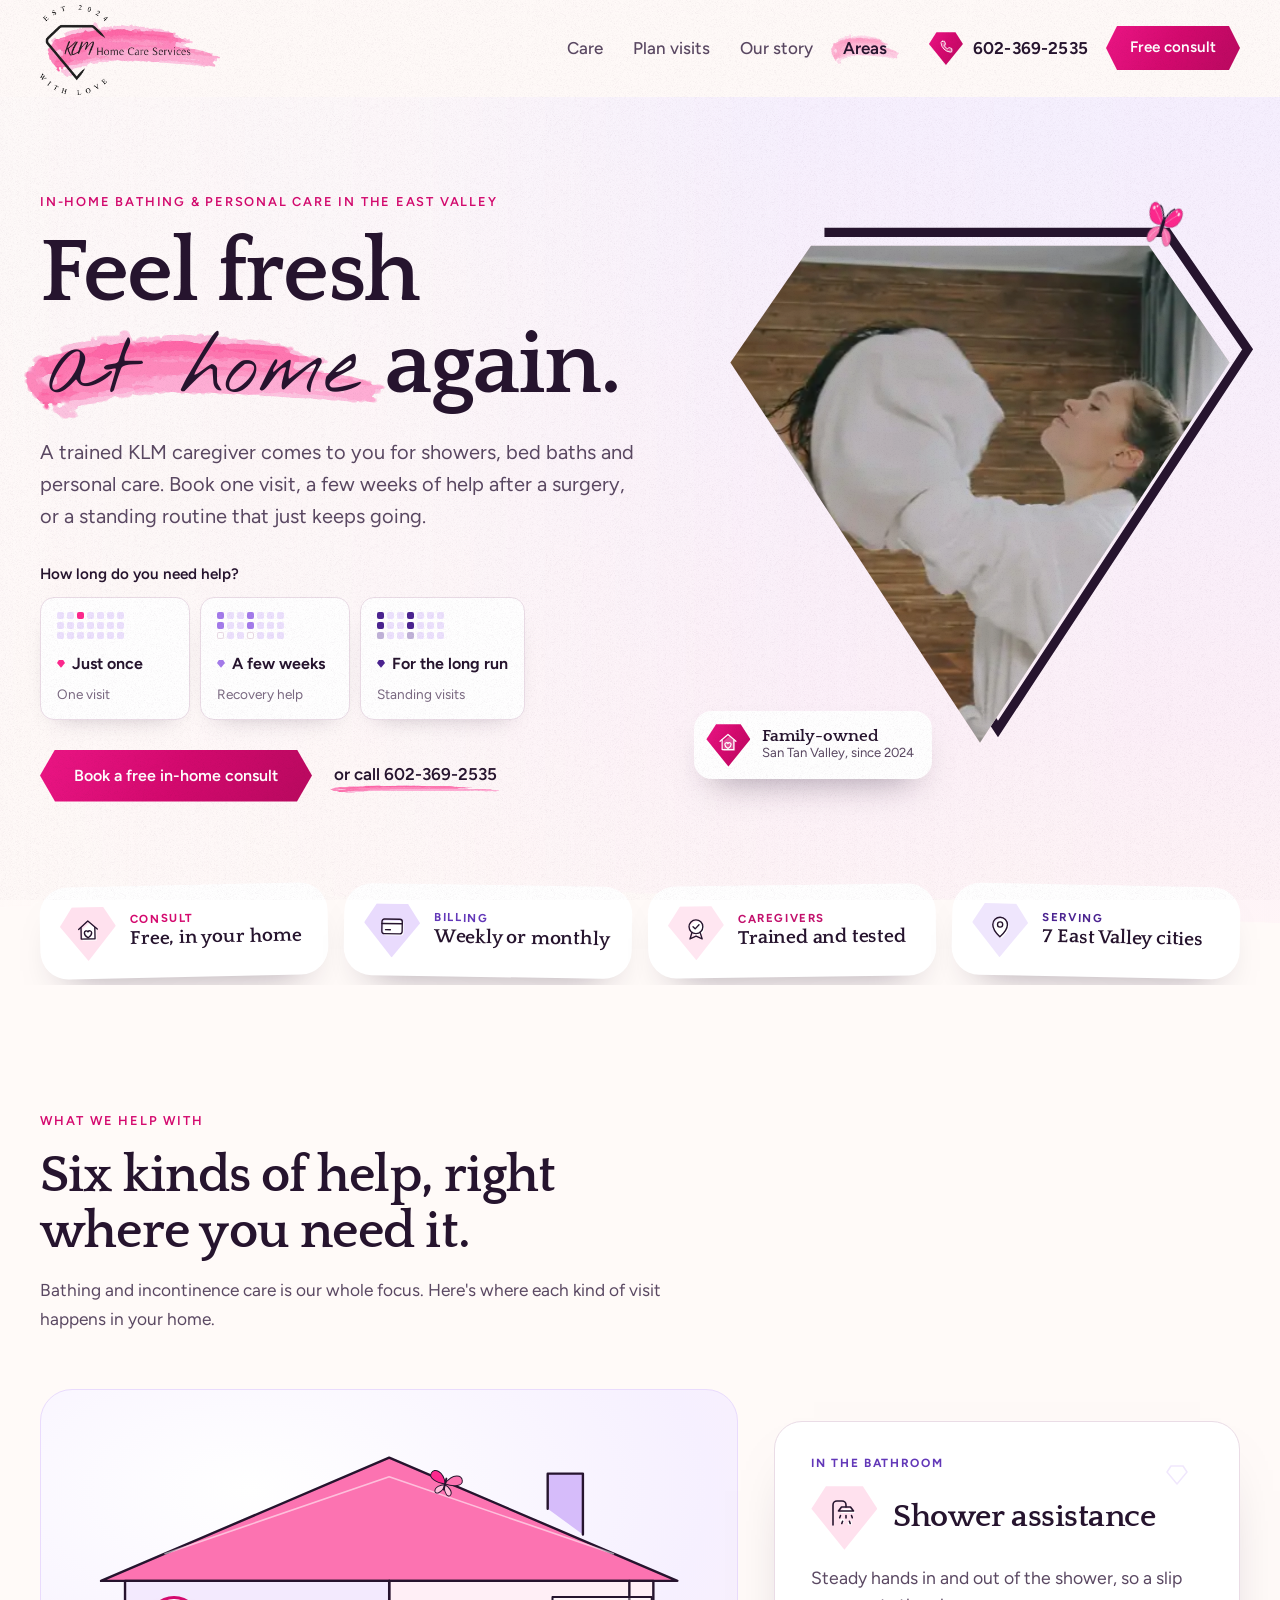
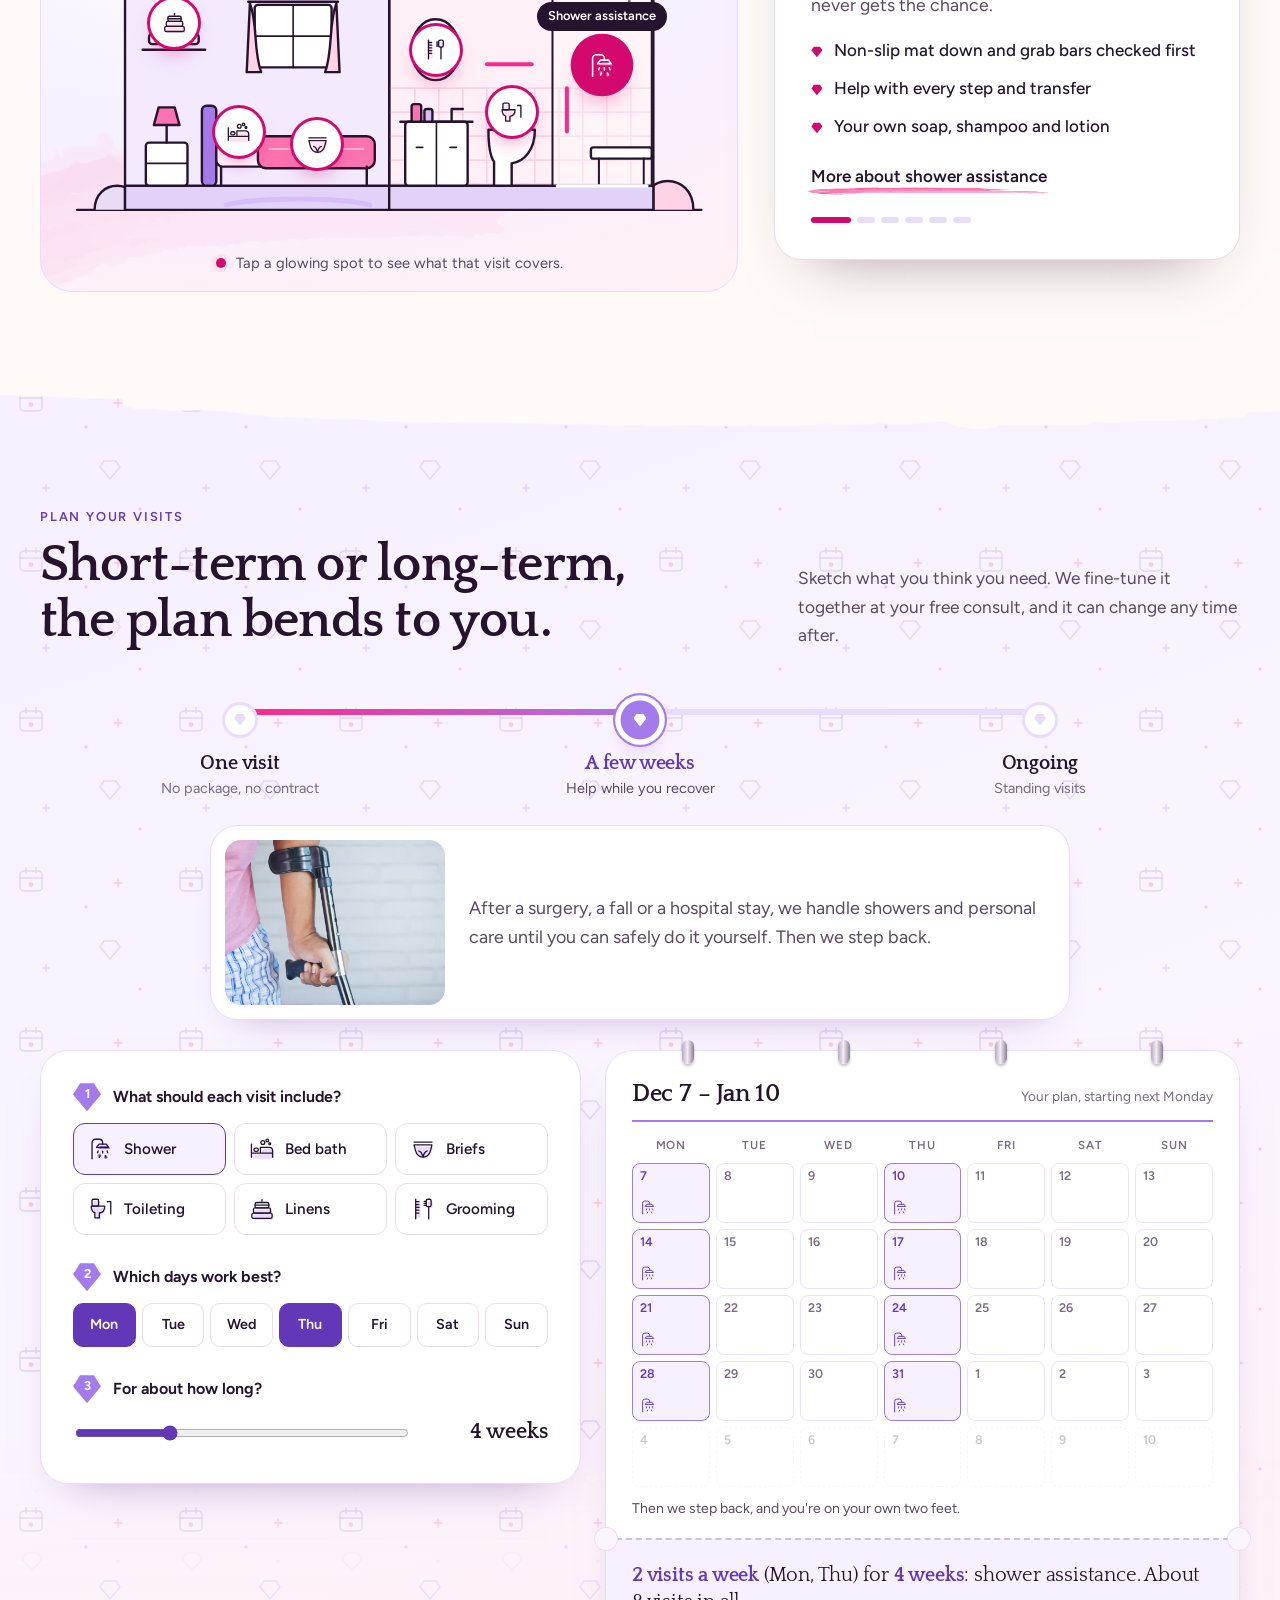
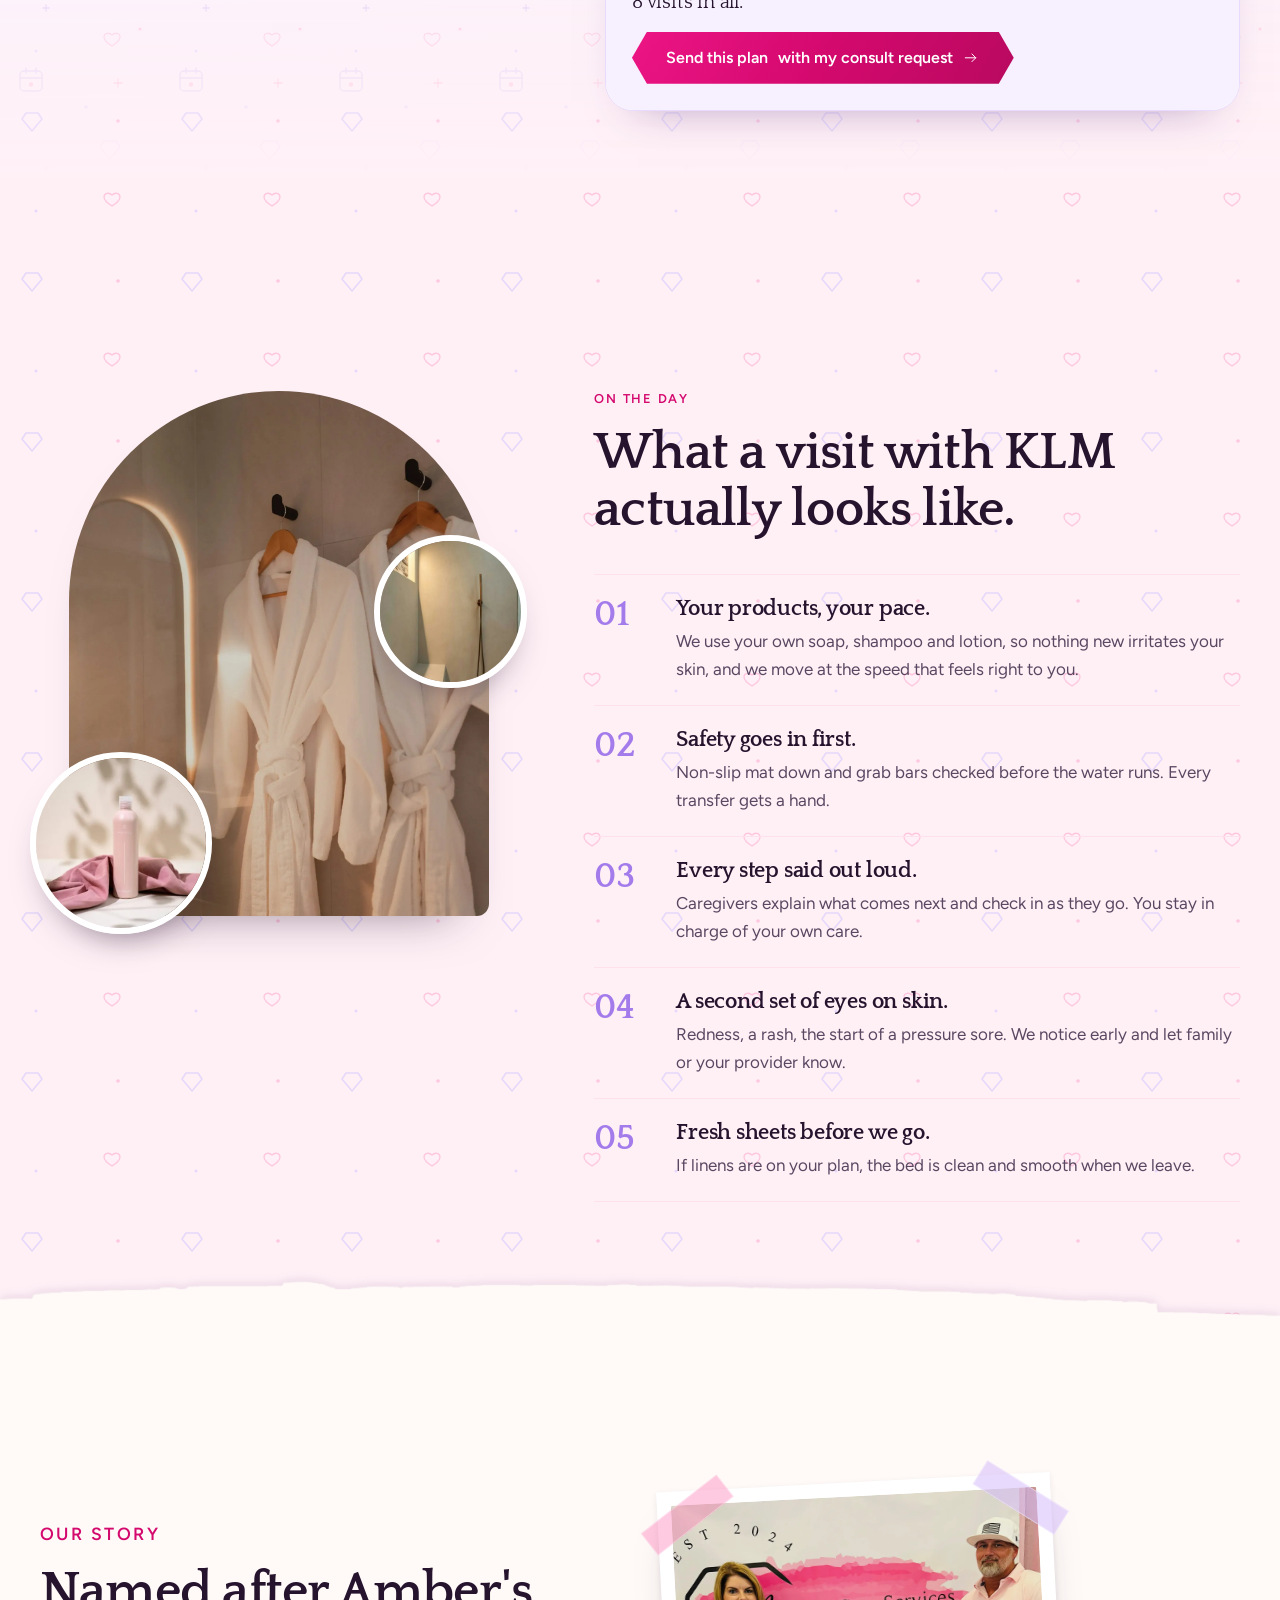
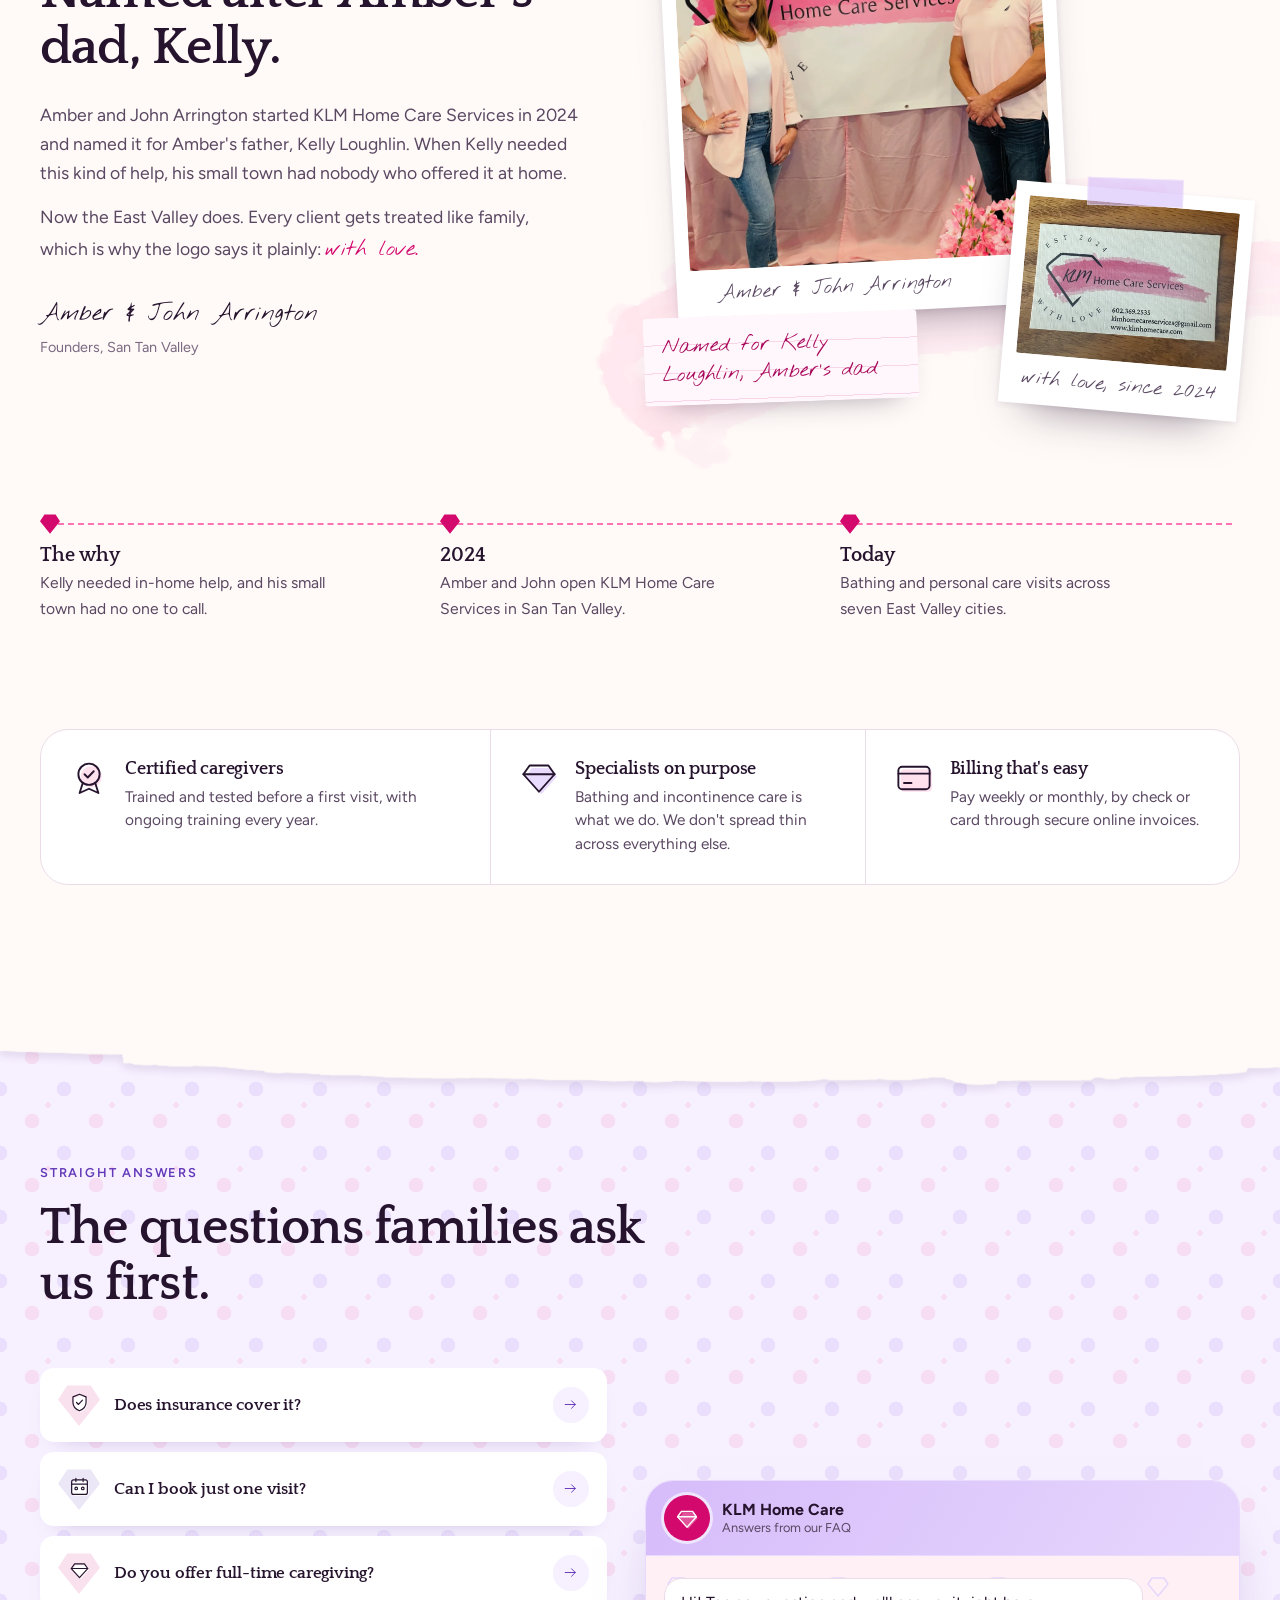
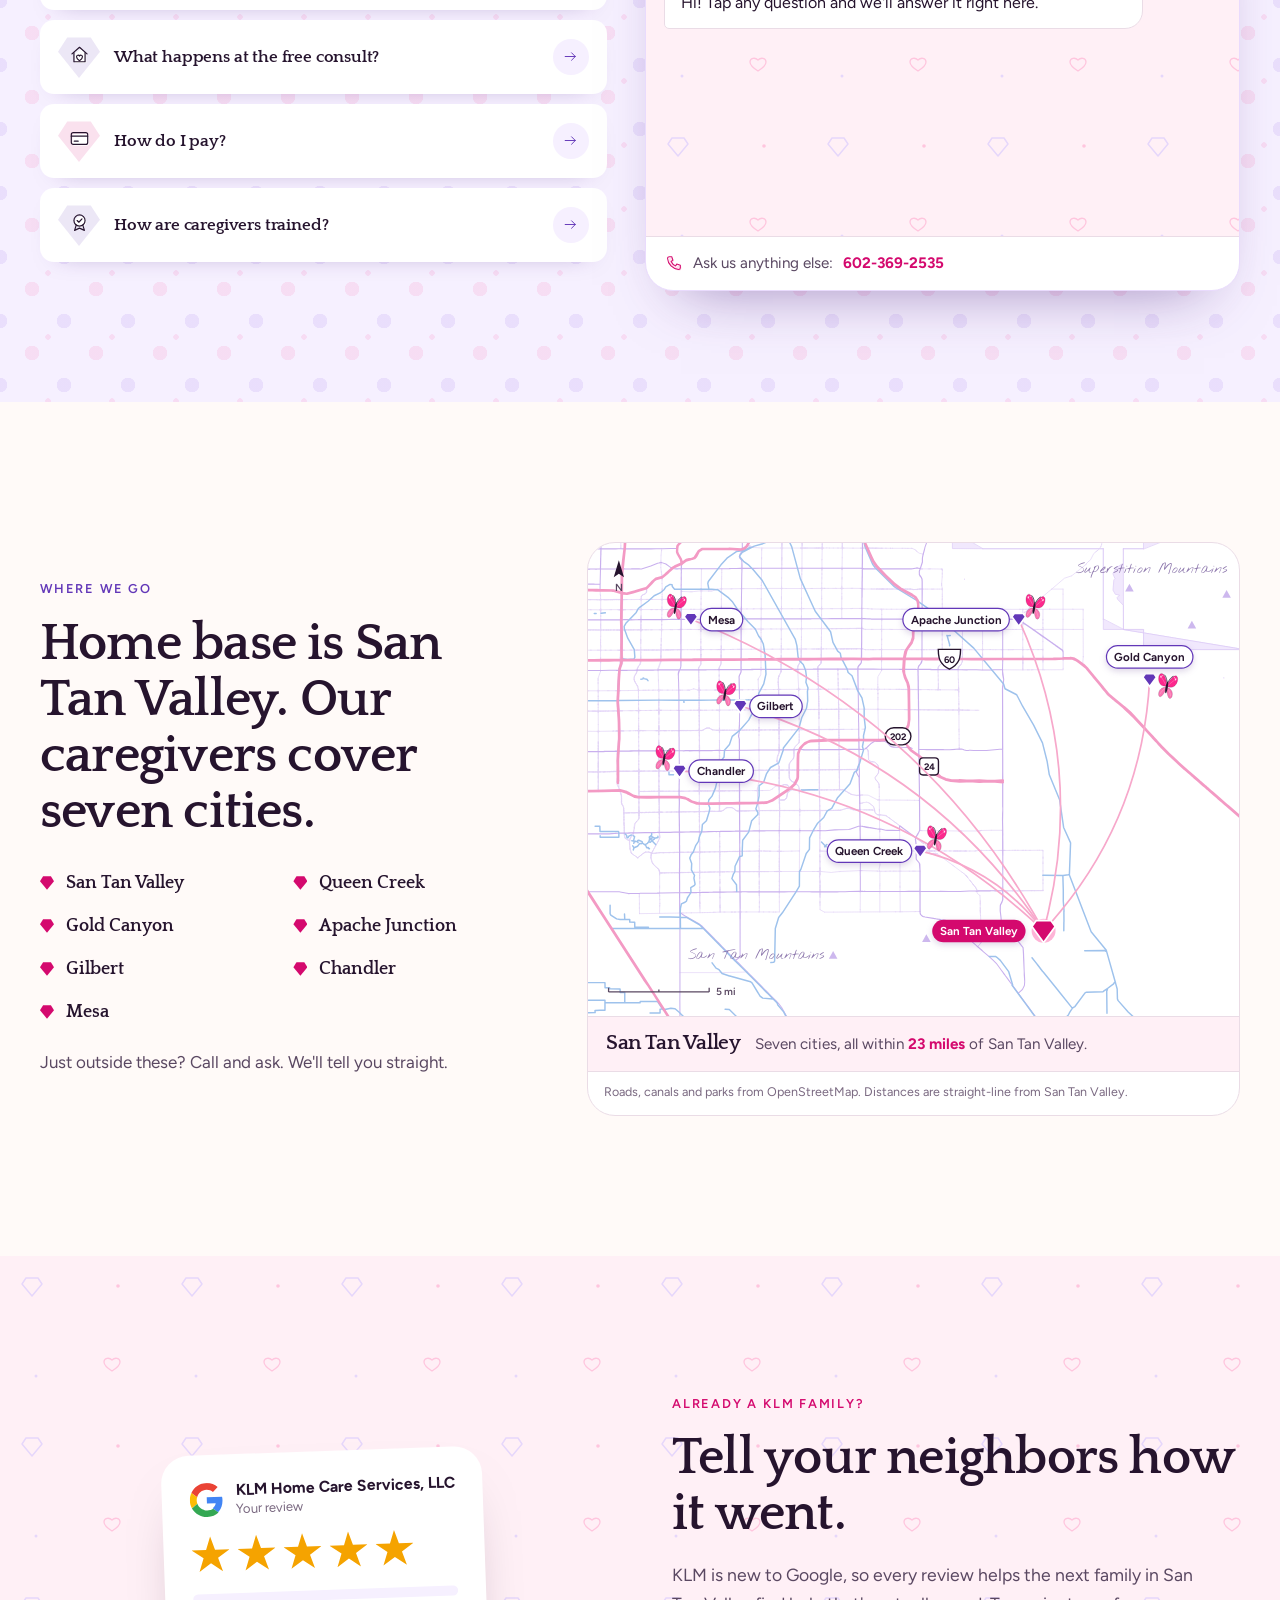
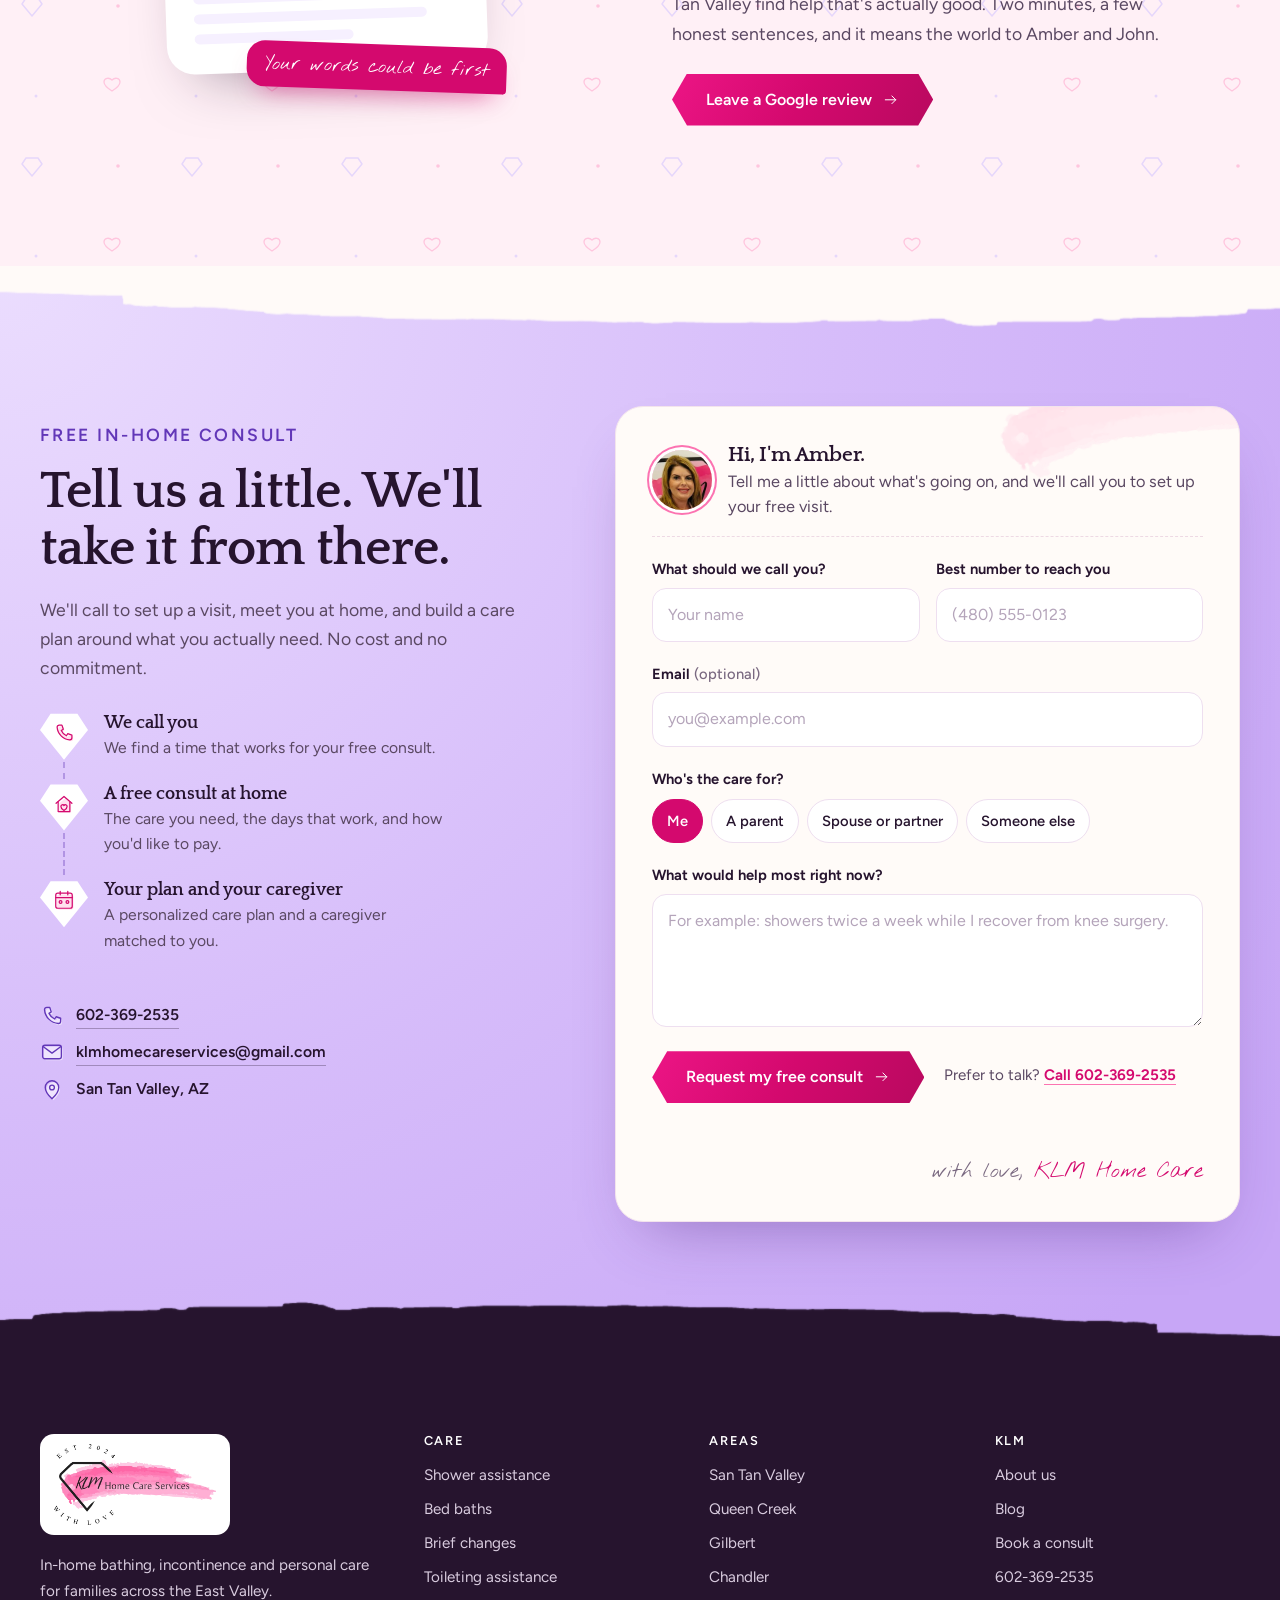
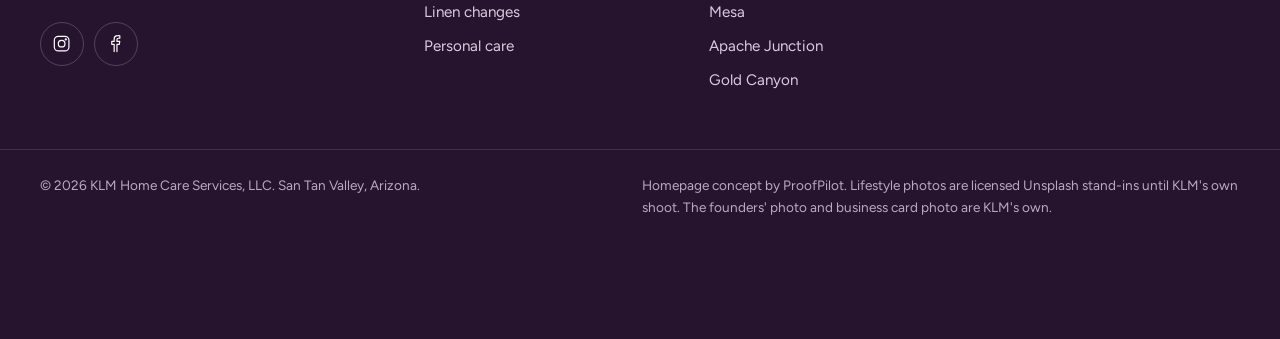
<file: index.html>
<!doctype html>
<html lang="en">
<head>
<meta charset="utf-8">
<meta name="viewport" content="width=device-width, initial-scale=1">
<title>In-Home Bathing &amp; Personal Care in San Tan Valley &amp; the East Valley | KLM Home Care</title>
<meta name="description" content="KLM Home Care sends trained caregivers to your home for showers, bed baths, incontinence and personal care. One visit, a few weeks of recovery help, or a standing weekly routine. Free in-home consult.">
<meta name="robots" content="noindex,nofollow,noarchive">
<meta name="referrer" content="no-referrer">
<meta name="theme-color" content="#FFF6F9">
<link rel="icon" href="assets/img/favicon.svg" type="image/svg+xml">
<link rel="preconnect" href="https://fonts.googleapis.com">
<link rel="preconnect" href="https://fonts.gstatic.com" crossorigin>
<link href="https://fonts.googleapis.com/css2?family=Quattrocento:wght@400;700&family=Nothing+You+Could+Do&family=Figtree:wght@400;500;600;700&display=swap" rel="stylesheet">
<script>(function(){function z(){var w=innerWidth,h=innerHeight,k=w<1600?1:Math.min(w/1440,h/900)*.9;k=Math.max(1,Math.min(1.6,k));document.documentElement.style.setProperty("--z",k.toFixed(3))}z();addEventListener("resize",z)})();document.documentElement.classList.add("js");try{if(/[?&]nointro/.test(location.search))sessionStorage.setItem("klm_intro","1");if(matchMedia("(prefers-reduced-motion: reduce)").matches)document.documentElement.classList.add("intro-seen")}catch(e){}setTimeout(function(){document.documentElement.classList.add("hero-go")},5200)</script>
<link rel="stylesheet" href="assets/site.css?v=42">
</head>
<body>

<!-- Icon set: one 32px grid, 1.8 stroke, one pink accent per icon -->
<svg width="0" height="0" style="position:absolute" aria-hidden="true">
  <defs>
    <symbol id="i-shower" viewBox="0 0 32 32"><g class="du" transform="translate(1.8 2)"><path d="M13.5 10h9l3 4h-15z"/><circle cx="12.5" cy="22" r="2.2"/><circle cx="20" cy="24" r="2.2"/></g><path d="M5 28V8a4 4 0 0 1 4-4h5a4 4 0 0 1 4 4v2"/><path d="M13.5 10h9l3 4h-15z"/><g class="ac"><path d="M12.5 18.5l-.8 2.2M18 18.5v2.4M23.5 18.5l.8 2.2M14.6 24.2l-.8 2.2M21.4 24.2l.8 2.2"/></g></symbol>
    <symbol id="i-bedbath" viewBox="0 0 32 32"><g class="du" transform="translate(1.8 2)"><path d="M3 21h26v5H3z"/><path d="M14 14h11.5a3.5 3.5 0 0 1 3.5 3.5V21H14z"/></g><path d="M3 26V10M3 21h26v5M29 21v-3.5a3.5 3.5 0 0 0-3.5-3.5H14v7"/><rect x="6" y="15" width="5.5" height="4" rx="2"/><g class="ac"><circle cx="17" cy="8" r="2.4"/><circle cx="22.5" cy="5.5" r="1.6"/><circle cx="25.5" cy="9.5" r="1.2"/></g></symbol>
    <symbol id="i-brief" viewBox="0 0 32 32"><g class="du" transform="translate(1.8 2)"><path d="M5 11h22l-1.6 6.4C24 22.6 20.4 26 16 26s-8-3.4-9.4-8.6z"/></g><path d="M5 11h22l-1.6 6.4C24 22.6 20.4 26 16 26s-8-3.4-9.4-8.6z"/><path d="M11 18.5c2.2.6 4 2.7 5 7.5M21 18.5c-2.2.6-4 2.7-5 7.5"/><path class="ac" d="M5 7.5h22"/></symbol>
    <symbol id="i-toilet" viewBox="0 0 32 32"><g class="du" transform="translate(1.8 2)"><rect x="5" y="4" width="8" height="8.5" rx="1.6"/><path d="M4 12.5h16.5c0 5-2.6 8-6.5 8.4V27H8.5v-6.4C5.6 19.6 4 16.6 4 12.5z"/></g><rect x="5" y="4" width="8" height="8.5" rx="1.6"/><path d="M4 12.5h16.5c0 5-2.6 8-6.5 8.4V27H8.5v-6.4C5.6 19.6 4 16.6 4 12.5z"/><g class="ac"><path d="M24 7h4v15"/><circle cx="24" cy="7" r=".2"/></g></symbol>
    <symbol id="i-linens" viewBox="0 0 32 32"><g class="du" transform="translate(1.8 2)"><rect x="3.5" y="21" width="25" height="6.5" rx="2"/><rect x="5.5" y="14.5" width="21" height="6.5" rx="2"/></g><rect x="3.5" y="21" width="25" height="6.5" rx="2"/><rect x="5.5" y="14.5" width="21" height="6.5" rx="2"/><rect class="ac-fill" x="7.5" y="8" width="17" height="6.5" rx="2"/><path d="M7.5 11.2h17"/><path class="ac" d="M16 4.5v2"/></symbol>
    <symbol id="i-personal" viewBox="0 0 32 32"><g class="du" transform="translate(1.8 2)"><rect x="20" y="4" width="6" height="9" rx="2"/><rect x="5" y="4" width="6" height="21" rx="2"/></g><path d="M7 4v24"/><path d="M7 7h4M7 10.5h4M7 14h4M7 17.5h4M7 21h4"/><path d="M23 28V13"/><rect x="20" y="4" width="6" height="9" rx="2"/><path class="ac" d="M20 6.5h-2.6M20 9h-2.6M20 11.5h-2.6"/></symbol>
    <symbol id="i-cal" viewBox="0 0 32 32"><g class="du" transform="translate(1.8 2)"><rect x="4" y="6" width="24" height="22" rx="3"/></g><rect x="4" y="6" width="24" height="22" rx="3"/><path d="M4 12.5h24M10.5 3.5v5M21.5 3.5v5"/><circle class="ac-fill" cx="11" cy="19" r="2"/><circle cx="21" cy="19" r="2"/></symbol>
    <symbol id="i-phone" viewBox="0 0 32 32"><g class="du" transform="translate(1.8 2)"><path d="M9 4.5h4l2 6-3 2a15 15 0 0 0 7.5 7.5l2-3 6 2v4a3 3 0 0 1-3 3A20 20 0 0 1 6 7.5a3 3 0 0 1 3-3z"/></g><path d="M9 4.5h4l2 6-3 2a15 15 0 0 0 7.5 7.5l2-3 6 2v4a3 3 0 0 1-3 3A20 20 0 0 1 6 7.5a3 3 0 0 1 3-3z"/></symbol>
    <symbol id="i-mail" viewBox="0 0 32 32"><g class="du" transform="translate(1.8 2)"><rect x="3.5" y="7" width="25" height="18" rx="3"/></g><rect x="3.5" y="7" width="25" height="18" rx="3"/><path d="M4.5 9l11.5 8.5L27.5 9"/></symbol>
    <symbol id="i-gem" viewBox="0 0 32 32"><g class="du" transform="translate(1.8 2)"><path d="M8.5 6h15l5 7-12.5 14L3.5 13z"/></g><path d="M8.5 6h15l5 7-12.5 14L3.5 13z"/><path class="ac" d="M3.5 13h25"/></symbol>
    <symbol id="i-pin" viewBox="0 0 32 32"><g class="du" transform="translate(1.8 2)"><path d="M16 29s9-8.2 9-15a9 9 0 0 0-18 0c0 6.8 9 15 9 15z"/></g><path d="M16 29s9-8.2 9-15a9 9 0 0 0-18 0c0 6.8 9 15 9 15z"/><circle class="ac" cx="16" cy="14" r="3.2"/></symbol>
    <symbol id="i-card" viewBox="0 0 32 32"><g class="du" transform="translate(1.8 2)"><rect x="3.5" y="7" width="25" height="18" rx="3"/></g><rect x="3.5" y="7" width="25" height="18" rx="3"/><path class="ac" d="M3.5 12.5h25"/><path d="M8 20h6"/></symbol>
    <symbol id="i-badge" viewBox="0 0 32 32"><g class="du" transform="translate(1.8 2)"><circle cx="16" cy="13" r="8.5"/></g><circle cx="16" cy="13" r="8.5"/><path d="M11 20l-2.5 8 7.5-3.4 7.5 3.4L21 20"/><path class="ac" d="M12.4 13l2.6 2.6 4.8-5"/></symbol>
    <symbol id="i-home" viewBox="0 0 32 32"><g class="du" transform="translate(1.8 2)"><path d="M7.5 13v14h17V13L16 5.5z"/></g><path d="M4.5 15L16 5l11.5 10"/><path d="M7.5 13v14h17V13"/><path class="ac" d="M16 25.5s-4.5-2.7-4.5-6a2.4 2.4 0 0 1 4.5-1.2 2.4 2.4 0 0 1 4.5 1.2c0 3.3-4.5 6-4.5 6z"/></symbol>
    <symbol id="i-insta" viewBox="0 0 32 32"><rect x="5" y="5" width="22" height="22" rx="6"/><circle cx="16" cy="16" r="5"/><circle cx="22.3" cy="9.7" r=".8"/></symbol>
    <symbol id="i-fb" viewBox="0 0 32 32"><path d="M18 28V17h3.6l.6-4.3H18V10c0-1.2.4-2.1 2.1-2.1h2.2V4.1A29 29 0 0 0 19.1 4C16 4 13.8 5.9 13.8 9.4v3.3h-3.6V17h3.6v11"/></symbol>
    <symbol id="i-shield" viewBox="0 0 32 32"><g class="du" transform="translate(1.8 2)"><path d="M16 3.5l10 4v8c0 6.5-4.4 10.8-10 13-5.6-2.2-10-6.5-10-13v-8z"/></g><path d="M16 3.5l10 4v8c0 6.5-4.4 10.8-10 13-5.6-2.2-10-6.5-10-13v-8z"/><path class="ac" d="M11.5 16l3 3 6-6.5"/></symbol>
    <symbol id="i-arrow" viewBox="0 0 32 32"><path d="M6 16h19M18 9l7 7-7 7"/></symbol>
  </defs>
</svg>

<div class="intro" id="intro" aria-hidden="true">
  <div class="intro-bg"></div>
  <div class="intro-stage" id="intro-stage">
    <img class="intro-logo" id="intro-logo" src="assets/img/klm-logo-640.webp" width="640" height="320" alt="">
  </div>
  <template id="bfly-tpl"><svg class="bfly" viewBox="0 0 40 32"><g class="wl"><path class="fw" d="M19.5 14C15 4 6.5-.8 2.6 3.3C-.6 6.9 2.6 13.6 8.8 15.4C12.9 16.5 17 16.1 19.5 15.5Z"/><path class="hw" d="M19.5 17C14 17 7.5 19.2 6.6 24C5.9 28.4 9.9 30.2 13 28.2C16.1 26.2 18.6 21.2 19.5 18Z"/><path class="vn" d="M18.6 15C14 11.4 9 7.6 4.6 5.4M18.6 17.6C15 19.4 11.2 22.4 9.4 26"/><circle class="sp" cx="5.6" cy="5.8" r="1.35"/><circle class="sp" cx="8.6" cy="4.2" r=".85"/></g><g class="wr"><g transform="matrix(-1 0 0 1 40 0)"><path class="fw" d="M19.5 14C15 4 6.5-.8 2.6 3.3C-.6 6.9 2.6 13.6 8.8 15.4C12.9 16.5 17 16.1 19.5 15.5Z"/><path class="hw" d="M19.5 17C14 17 7.5 19.2 6.6 24C5.9 28.4 9.9 30.2 13 28.2C16.1 26.2 18.6 21.2 19.5 18Z"/><path class="vn" d="M18.6 15C14 11.4 9 7.6 4.6 5.4M18.6 17.6C15 19.4 11.2 22.4 9.4 26"/><circle class="sp" cx="5.6" cy="5.8" r="1.35"/><circle class="sp" cx="8.6" cy="4.2" r=".85"/></g></g><ellipse class="bd" cx="20" cy="17" rx="1.3" ry="7"/><path class="an" d="M19.5 11C18 6 16.5 4 15 3M20.5 11C22 6 23.5 4 25 3"/></svg></template>
  <button class="intro-skip" type="button">Skip</button>
</div>

<a class="skip" href="#main">Skip to content</a>

<header class="site-head" id="top">
  <div class="wrap head-row">
    <a class="brand" href="#top" aria-label="KLM Home Care Services, home">
      <img src="assets/img/klm-logo-640.webp" width="640" height="320" alt="KLM Home Care Services, est. 2024, with love">
    </a>
    <nav class="nav" aria-label="Main">
      <a href="#care">Care</a>
      <a href="#plan">Plan visits</a>
      <a href="#story">Our story</a>
      <a href="#areas">Areas</a>
    </nav>
    <div class="head-cta">
      <a class="head-phone" href="#" data-preview-off="1"><svg class="ico"><use href="#i-phone"/></svg><span>602-369-2535</span></a>
      <a class="btn btn-pink btn-sm" href="#consult">Free consult</a>
    </div>
    <button class="menu-btn" aria-expanded="false" aria-controls="mnav" aria-label="Open menu"><span></span><span></span></button>
  </div>
  <nav class="mnav" id="mnav" aria-label="Mobile">
    <a href="#care">Care</a><a href="#plan">Plan visits</a><a href="#story">Our story</a><a href="#areas">Areas</a><a href="#consult">Book a free consult</a>
    <a class="mnav-phone" href="#" data-preview-off="1">Call 602-369-2535</a>
  </nav>
</header>

<main id="main">

<!-- HERO -->
<section class="hero">
  <div class="hero-stage">
  <div class="hero-media" aria-hidden="true">
    <video id="hero-video" muted playsinline loop preload="metadata" poster="assets/img/hero-poster.webp" data-src-sm="assets/video/hero-960.mp4" data-src-lg="assets/video/hero-1600.mp4"></video>
  </div>
  <div class="wrap hero-grid">
    <div class="hero-copy">
      <p class="eyebrow">In-home bathing &amp; personal care in the East Valley</p>
      <h1 class="hero-h1">Feel fresh <span class="brushed"><span>at home</span></span> again.</h1>
      <p class="lead">A trained KLM caregiver comes to you for showers, bed baths and personal care. Book one visit, a few weeks of help after a surgery, or a standing routine that just keeps going.</p>

      <div class="howlong" role="group" aria-labelledby="howlong-l">
        <p id="howlong-l" class="howlong-l">How long do you need help?</p>
        <div class="howlong-row">
          <a class="hl-chip" href="#plan" data-mode="once"><span class="hl-viz" aria-hidden="true"><i></i><i></i><i class="o"></i><i></i><i></i><i></i><i></i><i></i><i></i><i></i><i></i><i></i><i></i><i></i><i></i><i></i><i></i><i></i><i></i><i></i><i></i></span><b>Just once</b><small>One visit</small></a>
          <a class="hl-chip" href="#plan" data-mode="weeks"><span class="hl-viz" aria-hidden="true"><i class="o"></i><i></i><i></i><i class="o"></i><i></i><i></i><i></i><i class="o"></i><i></i><i></i><i class="o"></i><i></i><i></i><i></i><i class="x"></i><i></i><i></i><i class="x"></i><i></i><i></i><i></i></span><b>A few weeks</b><small>Recovery help</small></a>
          <a class="hl-chip" href="#plan" data-mode="ongoing"><span class="hl-viz" aria-hidden="true"><i class="o"></i><i></i><i></i><i class="o"></i><i></i><i></i><i></i><i class="o"></i><i></i><i></i><i class="o"></i><i></i><i></i><i></i><i class="o f"></i><i></i><i></i><i class="o f"></i><i></i><i></i><i></i></span><b>For the long run</b><small>Standing visits</small></a>
        </div>
      </div>

      <div class="hero-ctas">
        <a class="btn btn-pink" href="#consult">Book a free in-home consult</a>
        <a class="tlink" href="#" data-preview-off="1">or call 602-369-2535</a>
      </div>
    </div>

    <div class="hero-art">
      <div class="gem-wrap">
        <svg class="gem-line" viewBox="0 0 400 440" aria-hidden="true"><path d="M70 38H330L392 128 200 420 8 128 50 68"/></svg>
        <div class="gem-photo">
          <img src="assets/img/visit-towel.webp" srcset="assets/img/visit-towel-900.webp 900w, assets/img/visit-towel.webp 1800w" sizes="(max-width: 900px) 90vw, 46vw" width="1800" height="1013" alt="A caregiver gently towel-drying a woman's hair after a shower" fetchpriority="high">
        </div>
        <span class="perch" aria-hidden="true"><svg class="bfly" viewBox="0 0 40 32" style="--a:#FD288D;--b:#FC73B1"><g class="wl"><path class="fw" d="M19.5 14C15 4 6.5-.8 2.6 3.3C-.6 6.9 2.6 13.6 8.8 15.4C12.9 16.5 17 16.1 19.5 15.5Z"/><path class="hw" d="M19.5 17C14 17 7.5 19.2 6.6 24C5.9 28.4 9.9 30.2 13 28.2C16.1 26.2 18.6 21.2 19.5 18Z"/><path class="vn" d="M18.6 15C14 11.4 9 7.6 4.6 5.4M18.6 17.6C15 19.4 11.2 22.4 9.4 26"/><circle class="sp" cx="5.6" cy="5.8" r="1.35"/><circle class="sp" cx="8.6" cy="4.2" r=".85"/></g><g class="wr"><g transform="matrix(-1 0 0 1 40 0)"><path class="fw" d="M19.5 14C15 4 6.5-.8 2.6 3.3C-.6 6.9 2.6 13.6 8.8 15.4C12.9 16.5 17 16.1 19.5 15.5Z"/><path class="hw" d="M19.5 17C14 17 7.5 19.2 6.6 24C5.9 28.4 9.9 30.2 13 28.2C16.1 26.2 18.6 21.2 19.5 18Z"/><path class="vn" d="M18.6 15C14 11.4 9 7.6 4.6 5.4M18.6 17.6C15 19.4 11.2 22.4 9.4 26"/><circle class="sp" cx="5.6" cy="5.8" r="1.35"/><circle class="sp" cx="8.6" cy="4.2" r=".85"/></g></g><ellipse class="bd" cx="20" cy="17" rx="1.3" ry="7"/><path class="an" d="M19.5 11C18 6 16.5 4 15 3M20.5 11C22 6 23.5 4 25 3"/></svg></span>
      </div>
      <div class="hero-badge" id="hero-badge">
        <span class="hb-ico" aria-hidden="true"><svg class="ico"><use href="#i-home"/></svg></span>
        <span class="hb-text"><b>Family-owned</b><small>San Tan Valley, since 2024</small></span>
      </div>
    </div>
  </div>

  <div class="brush-edge" aria-hidden="true"></div>
  </div>

  <dl class="wrap hero-facts">
    <div class="fact" data-c="pink"><span class="fact-ico" aria-hidden="true"><svg class="ico"><use href="#i-home"/></svg></span><dt>Consult</dt><dd>Free, in your home</dd></div>
    <div class="fact" data-c="plum"><span class="fact-ico" aria-hidden="true"><svg class="ico"><use href="#i-card"/></svg></span><dt>Billing</dt><dd>Weekly or monthly</dd></div>
    <div class="fact" data-c="blush"><span class="fact-ico" aria-hidden="true"><svg class="ico"><use href="#i-badge"/></svg></span><dt>Caregivers</dt><dd>Trained and tested</dd></div>
    <div class="fact" data-c="deep"><span class="fact-ico" aria-hidden="true"><svg class="ico"><use href="#i-pin"/></svg></span><dt>Serving</dt><dd>7 East Valley cities</dd></div>
  </dl>
</section>

<!-- CARE / SERVICES -->
<section class="care" id="care">
  <div class="wrap">
    <div class="sec-head">
      <p class="eyebrow">What we help with</p>
      <h2>Six kinds of help, right where you need it.</h2>
      <p class="sec-sub">Bathing and incontinence care is our whole focus. Here's where each kind of visit happens in your home.</p>
    </div>

    <div class="room-tour">
      <div class="house-stage">
        <div class="house-wrap" role="tablist" aria-label="Care around the home">
<svg class="house" viewBox="0 0 800 520" role="img" aria-labelledby="house-t" xmlns="http://www.w3.org/2000/svg">
  <title id="house-t">A home cut open to show a bedroom and a bathroom, with the six kinds of care marked where they happen</title>
  <g stroke="#26142E" stroke-width="3" stroke-linejoin="round" stroke-linecap="round">
    <!-- ground and bushes -->
    <path d="M10 482H790" fill="none"/>
    <path d="M32 482c0-20 14-30 28-30s28 10 28 30" fill="#EADCF5"/>
    <path d="M716 482c0-24 16-36 32-36s32 12 32 36" fill="#FFD3E6"/>
    <!-- roof and chimney -->
    <path d="M598 106V62h44v76" fill="#D6BCFA"/>
    <path d="M40 196L400 42l360 154z" fill="#FC73B1"/>
    <path d="M120 162L400 66l280 96" fill="none" stroke="#fff" stroke-opacity=".55" stroke-width="2"/>
    <!-- walls -->
    <rect x="70" y="196" width="330" height="286" fill="#F3EAFE"/>
    <rect x="400" y="196" width="330" height="286" fill="#FFEFF6"/>
    <!-- bathroom tiles -->
    <g stroke="#F7C9DE" stroke-width="1.5" fill="none">
      <path d="M402 330H728M402 360H728M402 390H728M402 420H728M402 450H728"/>
      <path d="M432 330V452M462 330V452M492 330V452M522 330V452M552 330V452M582 330V452M612 330V452M642 330V452M672 330V452M702 330V452"/>
    </g>
    <!-- floor -->
    <rect x="70" y="452" width="660" height="30" fill="#E3D2F7"/>
    <path d="M400 196V482" fill="none"/>

    <!-- BEDROOM -->
    <!-- wall shelf with folded linens -->
    <path d="M92 282H170" fill="none"/>
    <rect x="100" y="262" width="62" height="13" rx="4" fill="#fff"/>
    <rect x="104" y="249" width="54" height="13" rx="4" fill="#FC73B1"/>
    <rect x="108" y="236" width="46" height="13" rx="4" fill="#D6BCFA"/>
    <!-- window with curtains -->
    <rect x="232" y="226" width="96" height="78" rx="4" fill="#fff"/>
    <path d="M280 226V304M232 265H328" fill="none" stroke-width="2"/>
    <path d="M224 222h112" fill="none"/>
    <path d="M226 224c10 26 4 58 14 86h-18z" fill="#FFD3E6"/>
    <path d="M334 224c-10 26-4 58-14 86h18z" fill="#FFD3E6"/>
    <!-- nightstand and lamp -->
    <rect x="96" y="398" width="52" height="54" rx="4" fill="#fff"/>
    <path d="M96 424H148" fill="none" stroke-width="2"/>
    <path d="M122 398v-22" fill="none"/>
    <path d="M106 376l6-22h20l6 22z" fill="#FC73B1"/>
    <!-- bed -->
    <rect x="166" y="352" width="18" height="100" rx="6" fill="#A47BEB"/>
    <rect x="184" y="398" width="196" height="30" rx="8" fill="#fff"/>
    <rect x="236" y="390" width="146" height="40" rx="10" fill="#FC73B1"/>
    <path d="M250 406h118" fill="none" stroke="#fff" stroke-opacity=".6" stroke-width="2"/>
    <ellipse cx="212" cy="392" rx="24" ry="11" fill="#fff"/>
    <path d="M190 428v24M372 428v24" fill="none"/>
    <!-- rug -->
    <path d="M196 476c40-10 140-10 180 0" fill="none" stroke="#D6BCFA" stroke-width="6"/>

    <!-- BATHROOM -->
    <!-- mirror and vanity -->
    <ellipse cx="458" cy="282" rx="30" ry="38" fill="#fff"/>
    <path d="M444 262l14-12" fill="none" stroke="#D6BCFA" stroke-width="3"/>
    <rect x="420" y="372" width="78" height="80" rx="4" fill="#fff"/>
    <path d="M414 372h90" fill="none"/>
    <path d="M459 372v80M434 404h8M476 404h8" fill="none" stroke-width="2"/>
    <rect x="428" y="350" width="12" height="22" rx="3" fill="#FC73B1"/>
    <rect x="444" y="356" width="10" height="16" rx="3" fill="#D6BCFA"/>
    <path d="M478 372v-16h14" fill="none"/>
    <!-- toilet with grab bar -->
    <path d="M522 300h56" fill="none" stroke="#FD288D" stroke-width="5"/>
    <rect x="534" y="338" width="38" height="44" rx="6" fill="#fff"/>
    <path d="M524 382h58c0 26-14 40-29 42v28h-22v-30c-6-8-7-22-7-40z" fill="#fff"/>
    <!-- walk-in shower -->
    <path d="M700 196v34h-34" fill="none"/>
    <path d="M652 230h28l6 10h-40z" fill="#D6BCFA"/>
    <g fill="#FC73B1" stroke="none"><circle cx="656" cy="256" r="3"/><circle cx="666" cy="266" r="3"/><circle cx="676" cy="256" r="3"/><circle cx="660" cy="280" r="3"/><circle cx="674" cy="286" r="3"/></g>
    <rect x="604" y="216" width="124" height="236" fill="#fff" fill-opacity=".35" stroke-width="2.5"/>
    <path d="M622 330v54" fill="none" stroke="#FD288D" stroke-width="5"/>
    <rect x="652" y="404" width="76" height="14" rx="3" fill="#fff"/>
    <path d="M662 418v34M718 418v34" fill="none" stroke-width="2.5"/>
    <path d="M610 452h112" fill="none" stroke="#fff" stroke-width="4"/>
  </g>
  <!-- butterfly resting on the roof -->
  <g transform="translate(470 74) rotate(14)">
    <path d="M0 0C-6-14-18-16-20-8-22-2-12 2 0 1z" fill="#FD288D" stroke="#26142E" stroke-width="1.2"/>
    <path d="M0 0C6-14 18-16 20-8 22-2 12 2 0 1z" fill="#FC73B1" stroke="#26142E" stroke-width="1.2"/>
    <path d="M0 2c-5 1-12 6-10 11 2 4 8 0 10-8zM0 2c5 1 12 6 10 11-2 4-8 0-10-8z" fill="#FFC2DD" stroke="#26142E" stroke-width="1.2"/>
    <path d="M0-6v14" stroke="#26142E" stroke-width="2.4" stroke-linecap="round"/>
  </g>
</svg>

          <button class="hs" id="hs-shower" role="tab" aria-selected="true" aria-controls="sp-shower" tabindex="0" style="left:83.2%;top:57.7%"><span class="hs-gem"><svg class="ico"><use href="#i-shower"/></svg></span><span class="hs-label">Shower assistance</span></button>
          <button class="hs" id="hs-toilet" role="tab" aria-selected="false" aria-controls="sp-toilet" tabindex="-1" style="left:69.1%;top:69.2%"><span class="hs-gem"><svg class="ico"><use href="#i-toilet"/></svg></span><span class="hs-label">Toileting assistance</span></button>
          <button class="hs" id="hs-personal" role="tab" aria-selected="false" aria-controls="sp-personal" tabindex="-1" style="left:57.3%;top:54.2%"><span class="hs-gem"><svg class="ico"><use href="#i-personal"/></svg></span><span class="hs-label">Personal care</span></button>
          <button class="hs" id="hs-bed" role="tab" aria-selected="false" aria-controls="sp-bed" tabindex="-1" style="left:26.5%;top:74%"><span class="hs-gem"><svg class="ico"><use href="#i-bedbath"/></svg></span><span class="hs-label">Bed baths</span></button>
          <button class="hs" id="hs-brief" role="tab" aria-selected="false" aria-controls="sp-brief" tabindex="-1" style="left:38.8%;top:76.9%"><span class="hs-gem"><svg class="ico"><use href="#i-brief"/></svg></span><span class="hs-label">Brief & undergarment changes</span></button>
          <button class="hs" id="hs-linen" role="tab" aria-selected="false" aria-controls="sp-linen" tabindex="-1" style="left:16.4%;top:47.7%"><span class="hs-gem"><svg class="ico"><use href="#i-linens"/></svg></span><span class="hs-label">Linen changes</span></button>
        </div>
        <p class="house-hint"><span class="tap-dot" aria-hidden="true"></span>Tap a glowing spot to see what that visit covers.</p>
      </div>
      <div class="svc-panel" aria-live="polite">
        <div class="svp" id="sp-shower" role="tabpanel" aria-labelledby="hs-shower">
          <p class="sp-room">In the bathroom</p>
          <div class="sp-head"><span class="sp-ico"><svg class="ico"><use href="#i-shower"/></svg></span><h3>Shower assistance</h3></div>
          <p class="sp-line">Steady hands in and out of the shower, so a slip never gets the chance.</p>
          <ul class="sp-list"><li>Non-slip mat down and grab bars checked first</li><li>Help with every step and transfer</li><li>Your own soap, shampoo and lotion</li></ul>
          <a class="tlink" href="#" data-preview-off="1">More about shower assistance</a>
        </div>
        <div class="svp" id="sp-toilet" role="tabpanel" aria-labelledby="hs-toilet" hidden>
          <p class="sp-room">In the bathroom</p>
          <div class="sp-head"><span class="sp-ico"><svg class="ico"><use href="#i-toilet"/></svg></span><h3>Toileting assistance</h3></div>
          <p class="sp-line">Help with transfers and positioning, handled with privacy and respect.</p>
          <ul class="sp-list"><li>Safe transfers on and off the toilet</li><li>Discreet, unhurried help</li><li>Changes in habits shared with family</li></ul>
          <a class="tlink" href="#" data-preview-off="1">More about toileting assistance</a>
        </div>
        <div class="svp" id="sp-personal" role="tabpanel" aria-labelledby="hs-personal" hidden>
          <p class="sp-room">In the bathroom</p>
          <div class="sp-head"><span class="sp-ico"><svg class="ico"><use href="#i-personal"/></svg></span><h3>Personal care</h3></div>
          <p class="sp-line">The small routines that make a day feel like yours again.</p>
          <ul class="sp-list"><li>Hair, teeth and shaving</li><li>Getting dressed the way you like</li><li>Help moving safely around the house</li></ul>
          <a class="tlink" href="#" data-preview-off="1">More about personal care</a>
        </div>
        <div class="svp" id="sp-bed" role="tabpanel" aria-labelledby="hs-bed" hidden>
          <p class="sp-room">In the bedroom</p>
          <div class="sp-head"><span class="sp-ico"><svg class="ico"><use href="#i-bedbath"/></svg></span><h3>Bed baths</h3></div>
          <p class="sp-line">A full, gentle wash without leaving bed.</p>
          <ul class="sp-list"><li>Warm, thorough wash with your products</li><li>Skin checked for redness or early sores</li><li>Each step explained, privacy kept</li></ul>
          <a class="tlink" href="#" data-preview-off="1">More about bed baths</a>
        </div>
        <div class="svp" id="sp-brief" role="tabpanel" aria-labelledby="hs-brief" hidden>
          <p class="sp-room">In the bedroom</p>
          <div class="sp-head"><span class="sp-ico"><svg class="ico"><use href="#i-brief"/></svg></span><h3>Brief & undergarment changes</h3></div>
          <p class="sp-line">Discreet changes on your schedule, so skin stays healthy.</p>
          <ul class="sp-list"><li>Quick, respectful changes</li><li>Skin watched for irritation</li><li>Fits into your daily routine</li></ul>
          <a class="tlink" href="#" data-preview-off="1">More about brief changes</a>
        </div>
        <div class="svp" id="sp-linen" role="tabpanel" aria-labelledby="hs-linen" hidden>
          <p class="sp-room">In the bedroom</p>
          <div class="sp-head"><span class="sp-ico"><svg class="ico"><use href="#i-linens"/></svg></span><h3>Linen changes</h3></div>
          <p class="sp-line">Clean sheets, pulled smooth, handled the sanitary way.</p>
          <ul class="sp-list"><li>Soiled linens handled hygienically</li><li>Fresh, wrinkle-free bedding</li><li>Daily, weekly or when you need it</li></ul>
          <a class="tlink" href="#" data-preview-off="1">More about linen changes</a>
        </div>
        <div class="sp-dots" aria-hidden="true"><i></i><i></i><i></i><i></i><i></i><i></i></div>
      </div>
    </div>
  </div>
</section>

<!-- PLANNER -->
<section class="plan" id="plan">
  <div class="edge edge-top" style="--edge:var(--ground)" aria-hidden="true"></div>
  <div class="wrap">
    <div class="plan-head">
      <p class="eyebrow eyebrow-light">Plan your visits</p>
      <h2>Short-term or long-term, the plan bends to you.</h2>
      <p>Sketch what you think you need. We fine-tune it together at your free consult, and it can change any time after.</p>
    </div>

    <div class="planner" data-mode="weeks">
      <div class="pl-timeline">
        <div class="pl-track" aria-hidden="true"><span class="pl-fill"></span></div>
        <div class="pl-modes" role="tablist" aria-label="How long do you need help">
          <button role="tab" class="pl-mode" data-mode="once" aria-selected="false"><span class="pm-node"></span><b>One visit</b><small>No package, no contract</small></button>
          <button role="tab" class="pl-mode" data-mode="weeks" aria-selected="true"><span class="pm-node"></span><b>A few weeks</b><small>Help while you recover</small></button>
          <button role="tab" class="pl-mode" data-mode="ongoing" aria-selected="false"><span class="pm-node"></span><b>Ongoing</b><small>Standing visits</small></button>
        </div>
      </div>

      <div class="pl-story2">
        <div class="ps-photo">
          <img data-mode-img="once" src="assets/img/once-pink-900.webp" width="900" height="720" alt="A stack of fresh pink bath towels" loading="lazy">
          <img data-mode-img="weeks" src="assets/img/short-crutch-900.webp" width="900" height="600" alt="A person in a pink shirt walking with a forearm crutch" loading="lazy">
          <img data-mode-img="ongoing" src="assets/img/long-family-900.webp" width="900" height="507" alt="A mother and her son laughing together on the couch at home" loading="lazy">
        </div>
        <div class="ps-copy">
          <p data-mode-copy="once">Book a single bath or shower visit. Before a family event, a doctor's appointment, or the week your usual helper is away.</p>
          <p data-mode-copy="weeks">After a surgery, a fall or a hospital stay, we handle showers and personal care until you can safely do it yourself. Then we step back.</p>
          <p data-mode-copy="ongoing">A steady routine on the days you choose, with a caregiver matched to you. Change the schedule any time.</p>
        </div>
      </div>

      <div class="pl-board">
        <div class="pl-steps">
          <fieldset class="pl-field step">
            <legend>What should each visit include?</legend>
            <div class="svc-picks">
              <label class="svc"><input type="checkbox" value="Shower assistance" checked><span><svg class="ico"><use href="#i-shower"/></svg>Shower</span></label>
              <label class="svc"><input type="checkbox" value="Bed bath"><span><svg class="ico"><use href="#i-bedbath"/></svg>Bed bath</span></label>
              <label class="svc"><input type="checkbox" value="Brief changes"><span><svg class="ico"><use href="#i-brief"/></svg>Briefs</span></label>
              <label class="svc"><input type="checkbox" value="Toileting help"><span><svg class="ico"><use href="#i-toilet"/></svg>Toileting</span></label>
              <label class="svc"><input type="checkbox" value="Linen change"><span><svg class="ico"><use href="#i-linens"/></svg>Linens</span></label>
              <label class="svc"><input type="checkbox" value="Personal care"><span><svg class="ico"><use href="#i-personal"/></svg>Grooming</span></label>
            </div>
          </fieldset>

          <fieldset class="pl-field step" data-show="weeks ongoing">
            <legend>Which days work best?</legend>
            <div class="days" id="days">
              <label><input type="checkbox" value="0"><span>Mon</span></label>
              <label><input type="checkbox" value="1"><span>Tue</span></label>
              <label><input type="checkbox" value="2"><span>Wed</span></label>
              <label><input type="checkbox" value="3"><span>Thu</span></label>
              <label><input type="checkbox" value="4"><span>Fri</span></label>
              <label><input type="checkbox" value="5"><span>Sat</span></label>
              <label><input type="checkbox" value="6"><span>Sun</span></label>
            </div>
          </fieldset>

          <fieldset class="pl-field step" data-show="weeks">
            <legend>For about how long?</legend>
            <div class="weeks-row">
              <input type="range" id="weeks" min="1" max="12" value="4" aria-describedby="weeks-out">
              <output id="weeks-out" for="weeks">4 weeks</output>
            </div>
          </fieldset>
        </div>

        <div class="pl-sheet">
          <div class="sheet-rings" aria-hidden="true"><i></i><i></i><i></i><i></i></div>
          <div class="sheet-head">
            <p class="sheet-month" id="sheet-month"></p>
            <p class="sheet-sub">Your plan, starting next Monday</p>
          </div>
          <div class="pl-cal" aria-live="polite">
            <div class="cal-head"><span>Mon</span><span>Tue</span><span>Wed</span><span>Thu</span><span>Fri</span><span>Sat</span><span>Sun</span></div>
            <div class="cal-body" id="cal"></div>
            <p class="cal-more" id="cal-more"></p>
          </div>
          <div class="ticket">
            <p id="plan-sum"></p>
            <a class="btn btn-pink" href="#consult" id="plan-send">Send this plan<span class="hide-sm"> with my consult request</span><svg class="ico"><use href="#i-arrow"/></svg></a>
          </div>
        </div>
      </div>
    </div>
  </div>
  <div class="plan-blend" aria-hidden="true"></div>
</section>

<!-- A VISIT -->
<section class="visit" id="visit">
  <div class="wrap visit-grid">
    <div class="visit-photo">
      <img class="vp-main" src="assets/img/visit-robes.webp" width="1400" height="2100" alt="Two fresh white robes hanging in a softly lit bathroom niche" loading="lazy">
      <img class="vp-dot vp-a" src="assets/img/visit-products.webp" width="700" height="467" alt="A pink lotion bottle and soft pink towel" loading="lazy">
      <img class="vp-dot vp-b" src="assets/img/visit-bench.webp" width="700" height="875" alt="A walk-in shower with a built-in bench" loading="lazy">
    </div>
    <div class="visit-copy">
      <p class="eyebrow">On the day</p>
      <h2>What a visit with KLM actually looks like.</h2>
      <ol class="visit-steps">
        <li>
          <h3>Your products, your pace.</h3>
          <p>We use your own soap, shampoo and lotion, so nothing new irritates your skin, and we move at the speed that feels right to you.</p>
        </li>
        <li>
          <h3>Safety goes in first.</h3>
          <p>Non-slip mat down and grab bars checked before the water runs. Every transfer gets a hand.</p>
        </li>
        <li>
          <h3>Every step said out loud.</h3>
          <p>Caregivers explain what comes next and check in as they go. You stay in charge of your own care.</p>
        </li>
        <li>
          <h3>A second set of eyes on skin.</h3>
          <p>Redness, a rash, the start of a pressure sore. We notice early and let family or your provider know.</p>
        </li>
        <li>
          <h3>Fresh sheets before we go.</h3>
          <p>If linens are on your plan, the bed is clean and smooth when we leave.</p>
        </li>
      </ol>
    </div>
  </div>
  <div class="tear tear-bottom" aria-hidden="true"><div class="edge edge-bottom" style="--edge:var(--ground)"></div></div>
</section>

<!-- STORY -->
<section class="story" id="story">
  <div class="wrap story-grid">
    <div class="story-copy">
      <p class="eyebrow">Our story</p>
      <h2>Named after Amber's dad, Kelly.</h2>
      <p>Amber and John Arrington started KLM Home Care Services in 2024 and named it for Amber's father, Kelly Loughlin. When Kelly needed this kind of help, his small town had nobody who offered it at home.</p>
      <p>Now the East Valley does. Every client gets treated like family, which is why the logo says it plainly: <em>with love.</em></p>
      <p class="sig">Amber &amp; John Arrington<small>Founders, San Tan Valley</small></p>
    </div>
    <div class="scrapbook" aria-label="Photos from KLM Home Care">
      <figure class="polaroid pol-main">
        <span class="tape tape-l" aria-hidden="true"></span><span class="tape tape-r" aria-hidden="true"></span>
        <img src="assets/img/founders.webp" width="2000" height="1760" alt="Founders Amber and John Arrington standing in front of the KLM Home Care Services banner" loading="lazy">
        <figcaption>Amber &amp; John Arrington</figcaption>
      </figure>
      <figure class="polaroid pol-card">
        <span class="tape tape-c" aria-hidden="true"></span>
        <img src="assets/img/klm-card-800.webp" width="800" height="670" alt="A KLM Home Care Services business card on a wooden table" loading="lazy">
        <figcaption>with love, since 2024</figcaption>
      </figure>
      <div class="kelly-note">
        <p>Named for Kelly Loughlin, Amber's dad</p>
      </div>
    </div>
    <ol class="story-steps">
      <li><b>The why</b><span>Kelly needed in-home help, and his small town had no one to call.</span></li>
      <li><b>2024</b><span>Amber and John open KLM Home Care Services in San Tan Valley.</span></li>
      <li><b>Today</b><span>Bathing and personal care visits across seven East Valley cities.</span></li>
    </ol>
    <ul class="proof">
      <li><svg class="ico"><use href="#i-badge"/></svg><div><h3>Certified caregivers</h3><p>Trained and tested before a first visit, with ongoing training every year.</p></div></li>
      <li><svg class="ico"><use href="#i-gem"/></svg><div><h3>Specialists on purpose</h3><p>Bathing and incontinence care is what we do. We don't spread thin across everything else.</p></div></li>
      <li><svg class="ico"><use href="#i-card"/></svg><div><h3>Billing that's easy</h3><p>Pay weekly or monthly, by check or card through secure online invoices.</p></div></li>
    </ul>
  </div>
</section>

<!-- ANSWERS -->
<section class="answers" id="answers">
  <div class="tear tear-top" aria-hidden="true"><div class="edge edge-top" style="--edge:var(--ground)"></div></div>
  <div class="wrap">
    <div class="sec-head sec-head-split">
      <div>
        <p class="eyebrow">Straight answers</p>
        <h2>The questions families ask us first.</h2>
      </div>
    </div>
    <div class="faq">
      <div class="faq-qs" role="tablist" aria-label="Common questions">
        <button class="fq" role="tab" id="fq-ins" aria-controls="fa-ins" aria-selected="false" tabindex="0">
          <span class="fq-ico" aria-hidden="true"><svg class="ico"><use href="#i-shield"/></svg></span>
          <span class="fq-text">Does insurance cover it?</span>
          <span class="fq-go" aria-hidden="true"><svg class="ico"><use href="#i-arrow"/></svg></span>
        </button>
        <button class="fq" role="tab" id="fq-one" aria-controls="fa-one" aria-selected="false" tabindex="-1">
          <span class="fq-ico" aria-hidden="true"><svg class="ico"><use href="#i-cal"/></svg></span>
          <span class="fq-text">Can I book just one visit?</span>
          <span class="fq-go" aria-hidden="true"><svg class="ico"><use href="#i-arrow"/></svg></span>
        </button>
        <button class="fq" role="tab" id="fq-full" aria-controls="fa-full" aria-selected="false" tabindex="-1">
          <span class="fq-ico" aria-hidden="true"><svg class="ico"><use href="#i-gem"/></svg></span>
          <span class="fq-text">Do you offer full-time caregiving?</span>
          <span class="fq-go" aria-hidden="true"><svg class="ico"><use href="#i-arrow"/></svg></span>
        </button>
        <button class="fq" role="tab" id="fq-consult" aria-controls="fa-consult" aria-selected="false" tabindex="-1">
          <span class="fq-ico" aria-hidden="true"><svg class="ico"><use href="#i-home"/></svg></span>
          <span class="fq-text">What happens at the free consult?</span>
          <span class="fq-go" aria-hidden="true"><svg class="ico"><use href="#i-arrow"/></svg></span>
        </button>
        <button class="fq" role="tab" id="fq-pay" aria-controls="fa-pay" aria-selected="false" tabindex="-1">
          <span class="fq-ico" aria-hidden="true"><svg class="ico"><use href="#i-card"/></svg></span>
          <span class="fq-text">How do I pay?</span>
          <span class="fq-go" aria-hidden="true"><svg class="ico"><use href="#i-arrow"/></svg></span>
        </button>
        <button class="fq" role="tab" id="fq-train" aria-controls="fa-train" aria-selected="false" tabindex="-1">
          <span class="fq-ico" aria-hidden="true"><svg class="ico"><use href="#i-badge"/></svg></span>
          <span class="fq-text">How are caregivers trained?</span>
          <span class="fq-go" aria-hidden="true"><svg class="ico"><use href="#i-arrow"/></svg></span>
        </button>
      </div>
      <div class="faq-chat">
        <div class="chat-top">
          <span class="chat-av" aria-hidden="true"><svg class="ico"><use href="#i-gem"/></svg></span>
          <span class="chat-who"><b>KLM Home Care</b><small>Answers from our FAQ</small></span>
        </div>
        <div class="chat-body" aria-live="polite">
          <div class="fa" role="tabpanel" id="fa-ins" aria-labelledby="fq-ins">
            <p class="bubble bq">Does insurance cover it?</p>
            <p class="bubble ba">Usually not. Custodial care like bathing isn't covered by Medicare, Medicaid or most commercial plans. A private long-term care policy may reimburse or pay us directly, and if you already qualify for the VA's Aid &amp; Attendance benefit, we'll look at that with you.</p>
          </div>
          <div class="fa" role="tabpanel" id="fa-one" aria-labelledby="fq-one">
            <p class="bubble bq">Can I book just one visit?</p>
            <p class="bubble ba">Yes. "Just a bath" is a real request we hear all the time. One visit, a few weeks, or a standing schedule all start the same way: a free consult.</p>
          </div>
          <div class="fa" role="tabpanel" id="fa-full" aria-labelledby="fq-full">
            <p class="bubble bq">Do you offer full-time caregiving?</p>
            <p class="bubble ba">No, and that's by design. We focus on bathing and incontinence visits so we can do them exceptionally well, on the days you need them.</p>
          </div>
          <div class="fa" role="tabpanel" id="fa-consult" aria-labelledby="fq-consult">
            <p class="bubble bq">What happens at the free consult?</p>
            <p class="bubble ba">We talk through the care you need, the days and times that work, anything we should know, and how you'd like to pay. Then we build your care plan and match you with a caregiver.</p>
          </div>
          <div class="fa" role="tabpanel" id="fa-pay" aria-labelledby="fq-pay">
            <p class="bubble bq">How do I pay?</p>
            <p class="bubble ba">Weekly or monthly, whichever suits you. Pay by check, or by credit or debit card through our secure online invoicing.</p>
          </div>
          <div class="fa" role="tabpanel" id="fa-train" aria-labelledby="fq-train">
            <p class="bubble bq">How are caregivers trained?</p>
            <p class="bubble ba">Every KLM caregiver is certified through a training and testing process before they work with clients, and keeps learning through our annual caregiver support program.</p>
          </div>
          <div class="fa-hello" id="fa-hello">
            <p class="bubble ba">Hi! Tap any question and we'll answer it right here.</p>
          </div>
          <p class="typing" aria-hidden="true"><i></i><i></i><i></i></p>
        </div>
        <a class="chat-foot" href="#" data-preview-off="1"><svg class="ico"><use href="#i-phone"/></svg>Ask us anything else: <b>602-369-2535</b></a>
      </div>
    </div>
  </div>
</section>

<!-- AREAS -->
<section class="areas" id="areas">
  <div class="wrap areas-grid">
    <div class="areas-copy">
      <p class="eyebrow">Where we go</p>
      <h2>Home base is San Tan Valley. Our caregivers cover seven cities.</h2>
      <ul class="city-list city-bullets">
        <li><a href="#" data-preview-off="1" data-city="stv">San Tan Valley</a></li>
        <li><a href="#" data-preview-off="1" data-city="qc">Queen Creek</a></li>
        <li><a href="#" data-preview-off="1" data-city="gc">Gold Canyon</a></li>
        <li><a href="#" data-preview-off="1" data-city="aj">Apache Junction</a></li>
        <li><a href="#" data-preview-off="1" data-city="gil">Gilbert</a></li>
        <li><a href="#" data-preview-off="1" data-city="cha">Chandler</a></li>
        <li><a href="#" data-preview-off="1" data-city="mesa">Mesa</a></li>
      </ul>
      <p class="areas-note">Just outside these? Call and ask. We'll tell you straight.</p>
    </div>
    <figure class="map" id="map">
      <svg viewBox="0 0 760 552" role="img" aria-labelledby="map-t">
        <title id="map-t">Map of the East Valley showing the seven cities KLM serves, drawn from real road data, with San Tan Valley as home base</title>
        <image href="assets/img/ev-roads.svg" width="760" height="552"/>
        <g class="peaks"><path class="pk" d="M699.8 99.8L704.8 90.8L709.8 99.8Z"/><path class="pk" d="M626.9 56.5L631.9 47.5L636.9 56.5Z"/><path class="pk" d="M740.3 63.8L745.3 54.8L750.3 63.8Z"/><path class="pk" d="M281.1 485.1L286.1 476.1L291.1 485.1Z"/><path class="pk" d="M389.9 465.7L394.9 456.7L399.9 465.7Z"/><text class="mt" x="746" y="35.099999999999994" text-anchor="end">Superstition Mountains</text><text class="mt" x="276.1" y="485.1" text-anchor="end">San Tan Mountains</text></g>
        <g class="shields"><g class="sh sh-us" transform="translate(421.8 135.2)"><path d="M-13-11H13C13-2 12 6 0 12C-12 6-13-2-13-11Z"/><text y="4.5">60</text></g><g class="sh sh-loop" transform="translate(361.9 225.6)"><rect x="-15" y="-10" width="30" height="20" rx="10"/><text y="4.5">202</text></g><g class="sh sh-az" transform="translate(398.0 260.8)"><rect x="-11" y="-10" width="22" height="20" rx="4"/><text y="4.5">24</text></g></g>
        <g class="routes"><path class="rt" data-city="qc" d="M531.7 452.6Q476.5 380.0 387.7 359.3"/><path class="rt" data-city="gil" d="M531.7 452.6Q402.0 257.7 177.8 190.3"/><path class="rt" data-city="cha" d="M531.7 452.6Q352.9 282.8 106.8 265.9"/><path class="rt" data-city="mesa" d="M531.7 452.6Q391.3 196.7 120.1 89.0"/><path class="rt" data-city="aj" d="M531.7 452.6Q582.6 265.6 502.7 89.1"/><path class="rt" data-city="gc" d="M531.7 452.6Q646.3 328.4 655.5 159.6"/></g>
        <path class="rt-on" id="rt-on" d=""/>
        <g class="cities"><g class="city" data-city="qc" data-mi="7" data-name="Queen Creek" transform="translate(387.7 359.3)" tabindex="-1"><circle class="hit" r="22"/><path class="gm" d="M-8.0 -3.0L-5.0 -7.0H5.0L8.0 -3.0L0 8.0Z"/><text x="-20" y="5" text-anchor="end">Queen Creek</text></g><g class="city" data-city="gil" data-mi="19" data-name="Gilbert" transform="translate(177.8 190.3)" tabindex="-1"><circle class="hit" r="22"/><path class="gm" d="M-8.0 -3.0L-5.0 -7.0H5.0L8.0 -3.0L0 8.0Z"/><text x="20" y="5" text-anchor="start">Gilbert</text></g><g class="city" data-city="cha" data-mi="20" data-name="Chandler" transform="translate(106.8 265.9)" tabindex="-1"><circle class="hit" r="22"/><path class="gm" d="M-8.0 -3.0L-5.0 -7.0H5.0L8.0 -3.0L0 8.0Z"/><text x="20" y="5" text-anchor="start">Chandler</text></g><g class="city" data-city="mesa" data-mi="23" data-name="Mesa" transform="translate(120.1 89.0)" tabindex="-1"><circle class="hit" r="22"/><path class="gm" d="M-8.0 -3.0L-5.0 -7.0H5.0L8.0 -3.0L0 8.0Z"/><text x="20" y="5" text-anchor="start">Mesa</text></g><g class="city" data-city="aj" data-mi="16" data-name="Apache Junction" transform="translate(502.7 89.1)" tabindex="-1"><circle class="hit" r="22"/><path class="gm" d="M-8.0 -3.0L-5.0 -7.0H5.0L8.0 -3.0L0 8.0Z"/><text x="-20" y="5" text-anchor="end">Apache Junction</text></g><g class="city" data-city="gc" data-mi="14" data-name="Gold Canyon" transform="translate(655.5 159.6)" tabindex="-1"><circle class="hit" r="22"/><path class="gm" d="M-8.0 -3.0L-5.0 -7.0H5.0L8.0 -3.0L0 8.0Z"/><text x="0" y="-22" text-anchor="middle">Gold Canyon</text></g><g class="city home" data-city="stv" data-mi="0" data-name="San Tan Valley" transform="translate(531.7 452.6)"><circle class="pulse" r="14"/><circle class="hit" r="24"/><path class="gm" d="M-13.6 -5.1L-8.5 -11.9H8.5L13.6 -5.1L0 13.6Z"/><text x="-30" y="5" text-anchor="end">San Tan Valley</text></g></g>
        <g class="map-bf" id="map-bf" transform="translate(-60 -60)"><svg x="-20" y="-16" width="40" height="32" viewBox="0 0 40 32" overflow="visible" style="--a:#FD288D;--b:#FC73B1"><g class="bfly"><g class="wl"><path class="fw" d="M19.5 14C15 4 6.5-.8 2.6 3.3C-.6 6.9 2.6 13.6 8.8 15.4C12.9 16.5 17 16.1 19.5 15.5Z"/><path class="hw" d="M19.5 17C14 17 7.5 19.2 6.6 24C5.9 28.4 9.9 30.2 13 28.2C16.1 26.2 18.6 21.2 19.5 18Z"/><path class="vn" d="M18.6 15C14 11.4 9 7.6 4.6 5.4M18.6 17.6C15 19.4 11.2 22.4 9.4 26"/><circle class="sp" cx="5.6" cy="5.8" r="1.35"/><circle class="sp" cx="8.6" cy="4.2" r=".85"/></g><g class="wr"><g transform="matrix(-1 0 0 1 40 0)"><path class="fw" d="M19.5 14C15 4 6.5-.8 2.6 3.3C-.6 6.9 2.6 13.6 8.8 15.4C12.9 16.5 17 16.1 19.5 15.5Z"/><path class="hw" d="M19.5 17C14 17 7.5 19.2 6.6 24C5.9 28.4 9.9 30.2 13 28.2C16.1 26.2 18.6 21.2 19.5 18Z"/><path class="vn" d="M18.6 15C14 11.4 9 7.6 4.6 5.4M18.6 17.6C15 19.4 11.2 22.4 9.4 26"/><circle class="sp" cx="5.6" cy="5.8" r="1.35"/><circle class="sp" cx="8.6" cy="4.2" r=".85"/></g></g><ellipse class="bd" cx="20" cy="17" rx="1.3" ry="7"/><path class="an" d="M19.5 11C18 6 16.5 4 15 3M20.5 11C22 6 23.5 4 25 3"/></g></svg></g>
        <g class="scale" transform="translate(24 524)"><path d="M0 0H117.4M0-5V0M58.7-3V0M117.4-5V0"/><text x="125.4" y="4">5 mi</text></g><g class="north" transform="translate(36 34)"><path d="M0-14L6 6L0 2L-6 6Z"/><text y="22">N</text></g>
      </svg>
      <div class="map-card" id="map-card" aria-live="polite">
        <p class="mc-name" id="mc-name">San Tan Valley</p>
        <p class="mc-mi" id="mc-mi">Seven cities, all within <b>23 miles</b> of San Tan Valley.</p>
      </div>
      <figcaption>Roads, canals and parks from OpenStreetMap. Distances are straight-line from San Tan Valley.</figcaption>
    </figure>
  </div>
</section>

<!-- REVIEWS: cards render from assets/reviews.js; empty list shows the invite -->
<section class="reviews" id="reviews">
  <div class="wrap">
    <div class="rv-wall" id="rv-wall" hidden>
      <div class="sec-head sec-head-split">
        <div>
          <p class="eyebrow">Reviews</p>
          <h2>In their words.</h2>
        </div>
        <a class="g-score" id="g-score" href="#" data-preview-off="1">
          <svg class="g-logo" viewBox="0 0 48 48" aria-hidden="true"><path fill="#EA4335" d="M24 9.5c3.5 0 6.7 1.3 9.1 3.5l6.8-6.8C35.8 2.4 30.2 0 24 0 14.6 0 6.6 5.4 2.6 13.3l7.9 6.2C12.4 13.6 17.7 9.5 24 9.5z"/><path fill="#4285F4" d="M46.1 24.6c0-1.6-.1-3.1-.4-4.6H24v9h12.4c-.5 2.9-2.2 5.3-4.6 6.9l7.4 5.8c4.3-4 6.9-9.9 6.9-17.1z"/><path fill="#FBBC05" d="M10.5 28.6c-.5-1.4-.8-3-.8-4.6s.3-3.2.8-4.6l-7.9-6.2C1 16.6 0 20.2 0 24s1 7.4 2.6 10.7l7.9-6.1z"/><path fill="#34A853" d="M24 48c6.5 0 11.9-2.1 15.9-5.8l-7.4-5.8c-2.1 1.4-4.8 2.3-8.5 2.3-6.3 0-11.6-4.1-13.5-9.8l-7.9 6.1C6.6 42.6 14.6 48 24 48z"/></svg>
          <span class="g-num" id="g-num"></span>
          <span class="g-stars" id="g-stars" aria-hidden="true"></span>
          <span class="g-count" id="g-count"></span>
        </a>
      </div>
      <div class="rv-cards" id="rv-cards"></div>
    </div>

    <div class="rv-invite" id="rv-invite">
      <div class="rv-mock" aria-hidden="true">
        <div class="rvm-head">
          <svg class="g-logo" viewBox="0 0 48 48"><path fill="#EA4335" d="M24 9.5c3.5 0 6.7 1.3 9.1 3.5l6.8-6.8C35.8 2.4 30.2 0 24 0 14.6 0 6.6 5.4 2.6 13.3l7.9 6.2C12.4 13.6 17.7 9.5 24 9.5z"/><path fill="#4285F4" d="M46.1 24.6c0-1.6-.1-3.1-.4-4.6H24v9h12.4c-.5 2.9-2.2 5.3-4.6 6.9l7.4 5.8c4.3-4 6.9-9.9 6.9-17.1z"/><path fill="#FBBC05" d="M10.5 28.6c-.5-1.4-.8-3-.8-4.6s.3-3.2.8-4.6l-7.9-6.2C1 16.6 0 20.2 0 24s1 7.4 2.6 10.7l7.9-6.1z"/><path fill="#34A853" d="M24 48c6.5 0 11.9-2.1 15.9-5.8l-7.4-5.8c-2.1 1.4-4.8 2.3-8.5 2.3-6.3 0-11.6-4.1-13.5-9.8l-7.9 6.1C6.6 42.6 14.6 48 24 48z"/></svg>
          <span><b>KLM Home Care Services, LLC</b><small>Your review</small></span>
        </div>
        <div class="rvm-stars"><i></i><i></i><i></i><i></i><i></i></div>
        <div class="rvm-lines"><i></i><i></i><i></i></div>
        <span class="rvm-bubble">Your words could be first</span>
      </div>
      <div class="rv-invite-copy">
        <p class="eyebrow">Already a KLM family?</p>
        <h2>Tell your neighbors how it went.</h2>
        <p>KLM is new to Google, so every review helps the next family in San Tan Valley find help that's actually good. Two minutes, a few honest sentences, and it means the world to Amber and John.</p>
        <a class="btn btn-pink" href="#" data-preview-off="1">Leave a Google review<svg class="ico"><use href="#i-arrow"/></svg></a>
      </div>
    </div>
  </div>
</section>

<!-- CONSULT -->
<section class="consult" id="consult">
  <div class="edge edge-top" style="--edge:var(--ground)" aria-hidden="true"></div>
  <div class="wrap consult-grid">
    <div class="consult-copy">
      <p class="eyebrow eyebrow-light">Free in-home consult</p>
      <h2>Tell us a little. We'll take it from there.</h2>
      <p>We'll call to set up a visit, meet you at home, and build a care plan around what you actually need. No cost and no commitment.</p>
      <ol class="next-steps">
        <li><span class="ns-ico" aria-hidden="true"><svg class="ico"><use href="#i-phone"/></svg></span><div><b>We call you</b><p>We find a time that works for your free consult.</p></div></li>
        <li><span class="ns-ico" aria-hidden="true"><svg class="ico"><use href="#i-home"/></svg></span><div><b>A free consult at home</b><p>The care you need, the days that work, and how you'd like to pay.</p></div></li>
        <li><span class="ns-ico" aria-hidden="true"><svg class="ico"><use href="#i-cal"/></svg></span><div><b>Your plan and your caregiver</b><p>A personalized care plan and a caregiver matched to you.</p></div></li>
      </ol>
      <ul class="contact-list">
        <li><svg class="ico"><use href="#i-phone"/></svg><a href="#" data-preview-off="1">602-369-2535</a></li>
        <li><svg class="ico"><use href="#i-mail"/></svg><a href="#" data-preview-off="1">klmhomecareservices@gmail.com</a></li>
        <li><svg class="ico"><use href="#i-pin"/></svg><span>San Tan Valley, AZ</span></li>
      </ul>
    </div>
    <form class="consult-form" id="consult-form" novalidate>
      <div class="form-hello">
        <span class="avs"><img src="assets/img/face-amber.webp" width="160" height="160" alt="Amber Arrington, KLM founder" loading="lazy"></span>
        <p><b>Hi, I'm Amber.</b> Tell me a little about what's going on, and we'll call you to set up your free visit.</p>
      </div>
      <div class="f-row">
        <label class="f"><span>What should we call you?</span><input name="name" autocomplete="name" required placeholder="Your name"></label>
        <label class="f"><span>Best number to reach you</span><input name="phone" type="tel" autocomplete="tel" required placeholder="(480) 555-0123"></label>
      </div>
      <label class="f"><span>Email <em>(optional)</em></span><input name="email" type="email" autocomplete="email" placeholder="you@example.com"></label>
      <fieldset class="f who">
        <legend>Who's the care for?</legend>
        <label><input type="radio" name="who" value="Me" checked><span>Me</span></label>
        <label><input type="radio" name="who" value="A parent"><span>A parent</span></label>
        <label><input type="radio" name="who" value="My spouse or partner"><span>Spouse or partner</span></label>
        <label><input type="radio" name="who" value="Someone else"><span>Someone else</span></label>
      </fieldset>
      <label class="f"><span>What would help most right now?</span><textarea name="msg" id="msg" rows="4" placeholder="For example: showers twice a week while I recover from knee surgery."></textarea></label>
      <div class="form-send">
        <button class="btn btn-pink" type="submit">Request my free consult<svg class="ico"><use href="#i-arrow"/></svg></button>
        <p class="form-alt">Prefer to talk? <a href="#" data-preview-off="1">Call 602-369-2535</a></p>
      </div>
      <p class="f-status" id="f-status" role="status"></p>
      <p class="form-sign">with love, <span>KLM Home Care</span></p>
    </form>
  </div>
  <div class="edge edge-bottom" style="--edge:var(--ink)" aria-hidden="true"></div>
</section>

</main>

<footer class="foot">
  <div class="wrap foot-grid">
    <div class="foot-brand">
      <img src="assets/img/klm-logo-640.webp" width="640" height="320" alt="KLM Home Care Services" loading="lazy">
      <p>In-home bathing, incontinence and personal care for families across the East Valley.</p>
      <div class="social">
        <a href="#" data-preview-off="1" aria-label="KLM on Instagram"><svg class="ico"><use href="#i-insta"/></svg></a>
        <a href="#" data-preview-off="1" aria-label="KLM on Facebook"><svg class="ico"><use href="#i-fb"/></svg></a>
      </div>
    </div>
    <nav aria-label="Care services">
      <h4>Care</h4>
      <a href="#" data-preview-off="1">Shower assistance</a>
      <a href="#" data-preview-off="1">Bed baths</a>
      <a href="#" data-preview-off="1">Brief changes</a>
      <a href="#" data-preview-off="1">Toileting assistance</a>
      <a href="#" data-preview-off="1">Linen changes</a>
      <a href="#" data-preview-off="1">Personal care</a>
    </nav>
    <nav aria-label="Service areas">
      <h4>Areas</h4>
      <a href="#" data-preview-off="1">San Tan Valley</a>
      <a href="#" data-preview-off="1">Queen Creek</a>
      <a href="#" data-preview-off="1">Gilbert</a>
      <a href="#" data-preview-off="1">Chandler</a>
      <a href="#" data-preview-off="1">Mesa</a>
      <a href="#" data-preview-off="1">Apache Junction</a>
      <a href="#" data-preview-off="1">Gold Canyon</a>
    </nav>
    <nav aria-label="Company">
      <h4>KLM</h4>
      <a href="#" data-preview-off="1">About us</a>
      <a href="#" data-preview-off="1">Blog</a>
      <a href="#consult">Book a consult</a>
      <a href="#" data-preview-off="1">602-369-2535</a>
    </nav>
  </div>
  <div class="wrap foot-base">
    <p>&copy; 2026 KLM Home Care Services, LLC. San Tan Valley, Arizona.</p>
    <p class="demo-note">Homepage concept by ProofPilot. Lifestyle photos are licensed Unsplash stand-ins until KLM's own shoot. The founders' photo and business card photo are KLM's own.</p>
  </div>
</footer>

<div class="mbar">
  <a href="#" data-preview-off="1" class="mbar-call"><svg class="ico"><use href="#i-phone"/></svg>Call</a>
  <a href="#consult" class="btn btn-pink">Free consult</a>
</div>

<script src="assets/reviews.js?v=3" defer></script>
<script src="assets/app.js?v=22" defer></script>
</body>
</html>
</file>
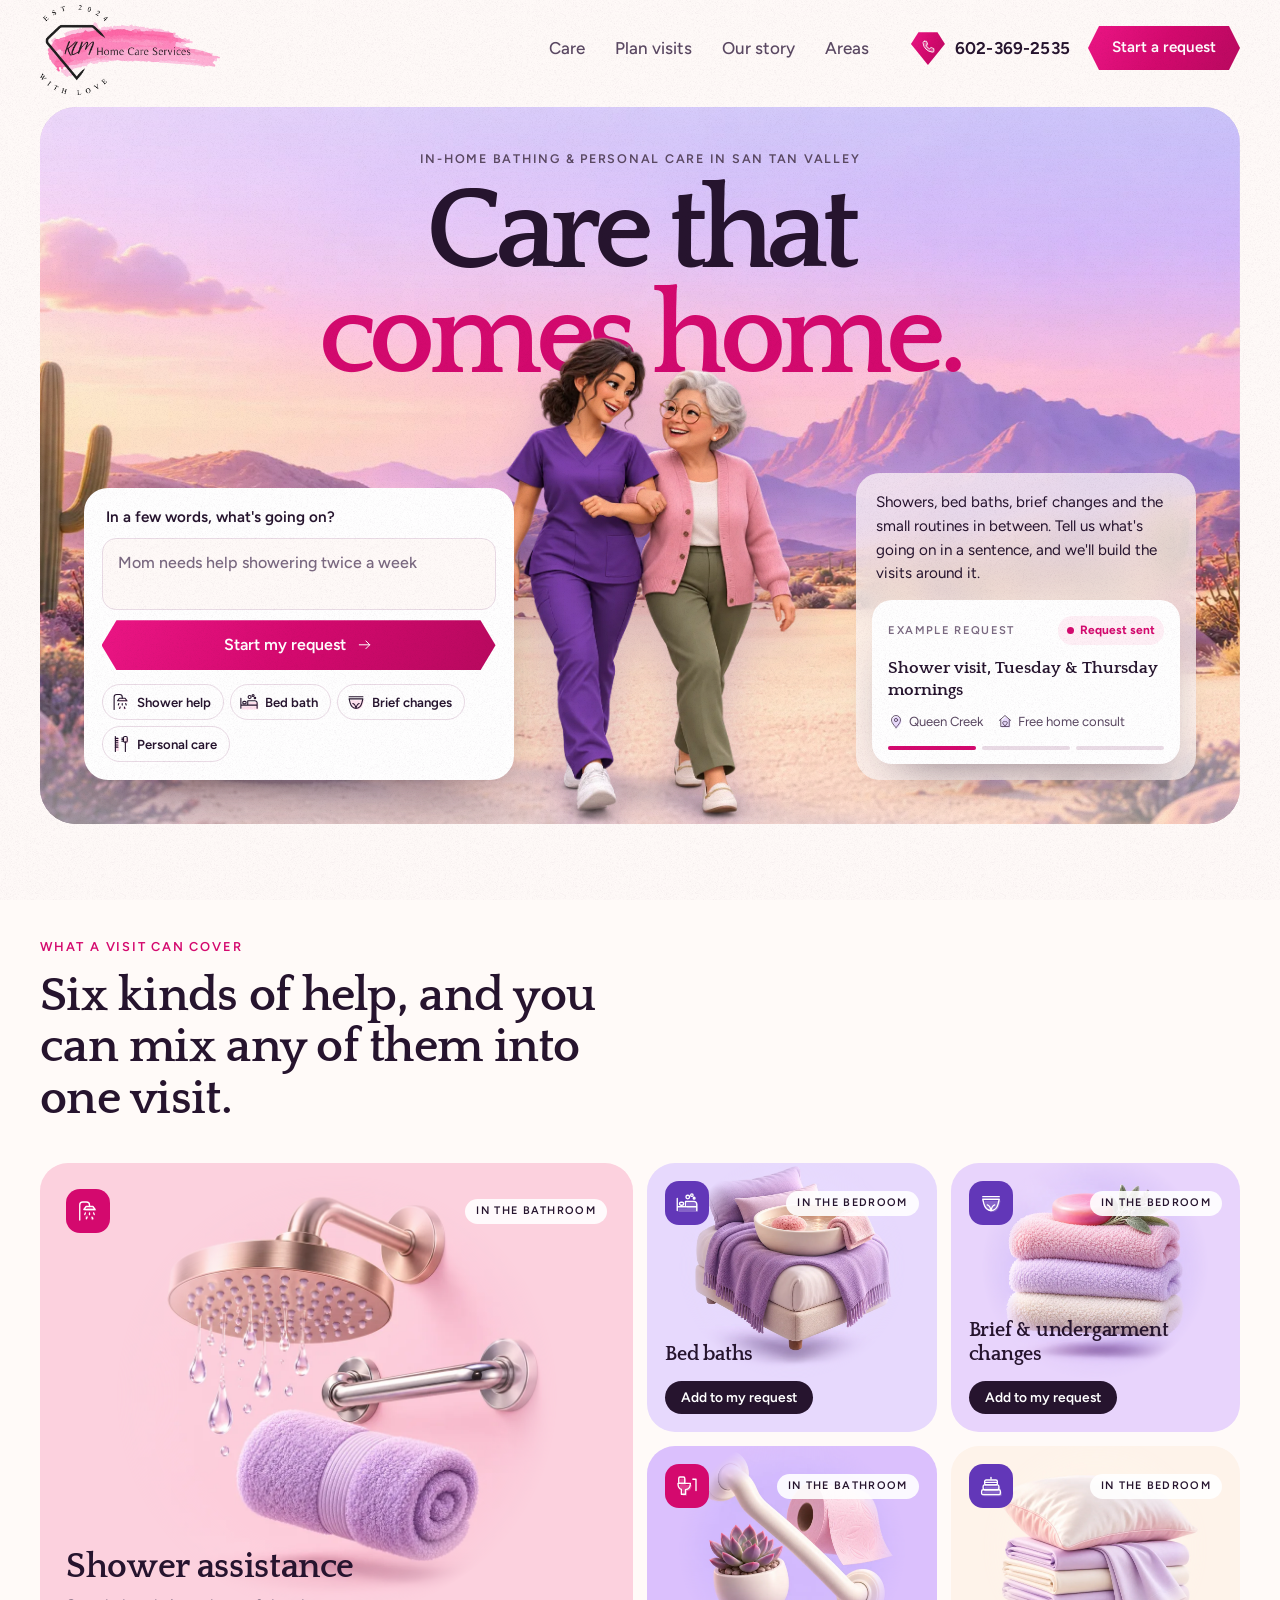
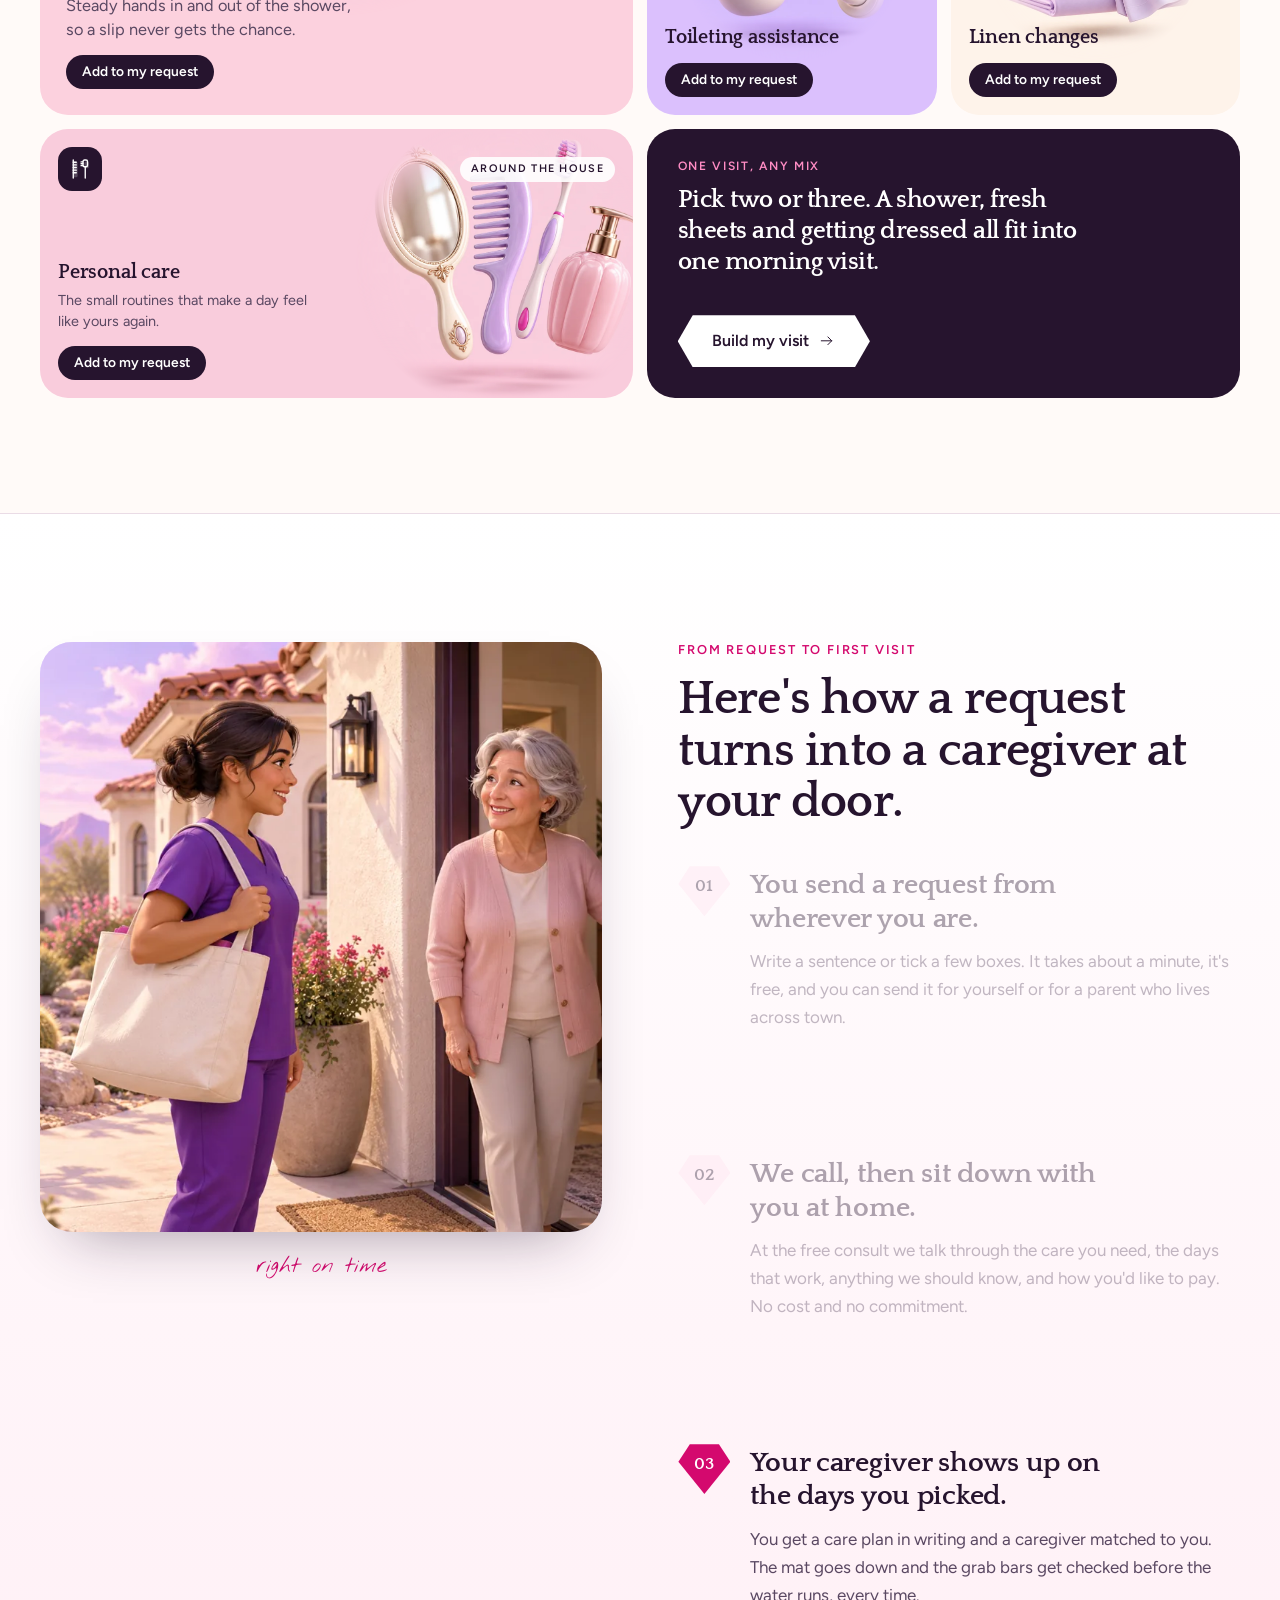
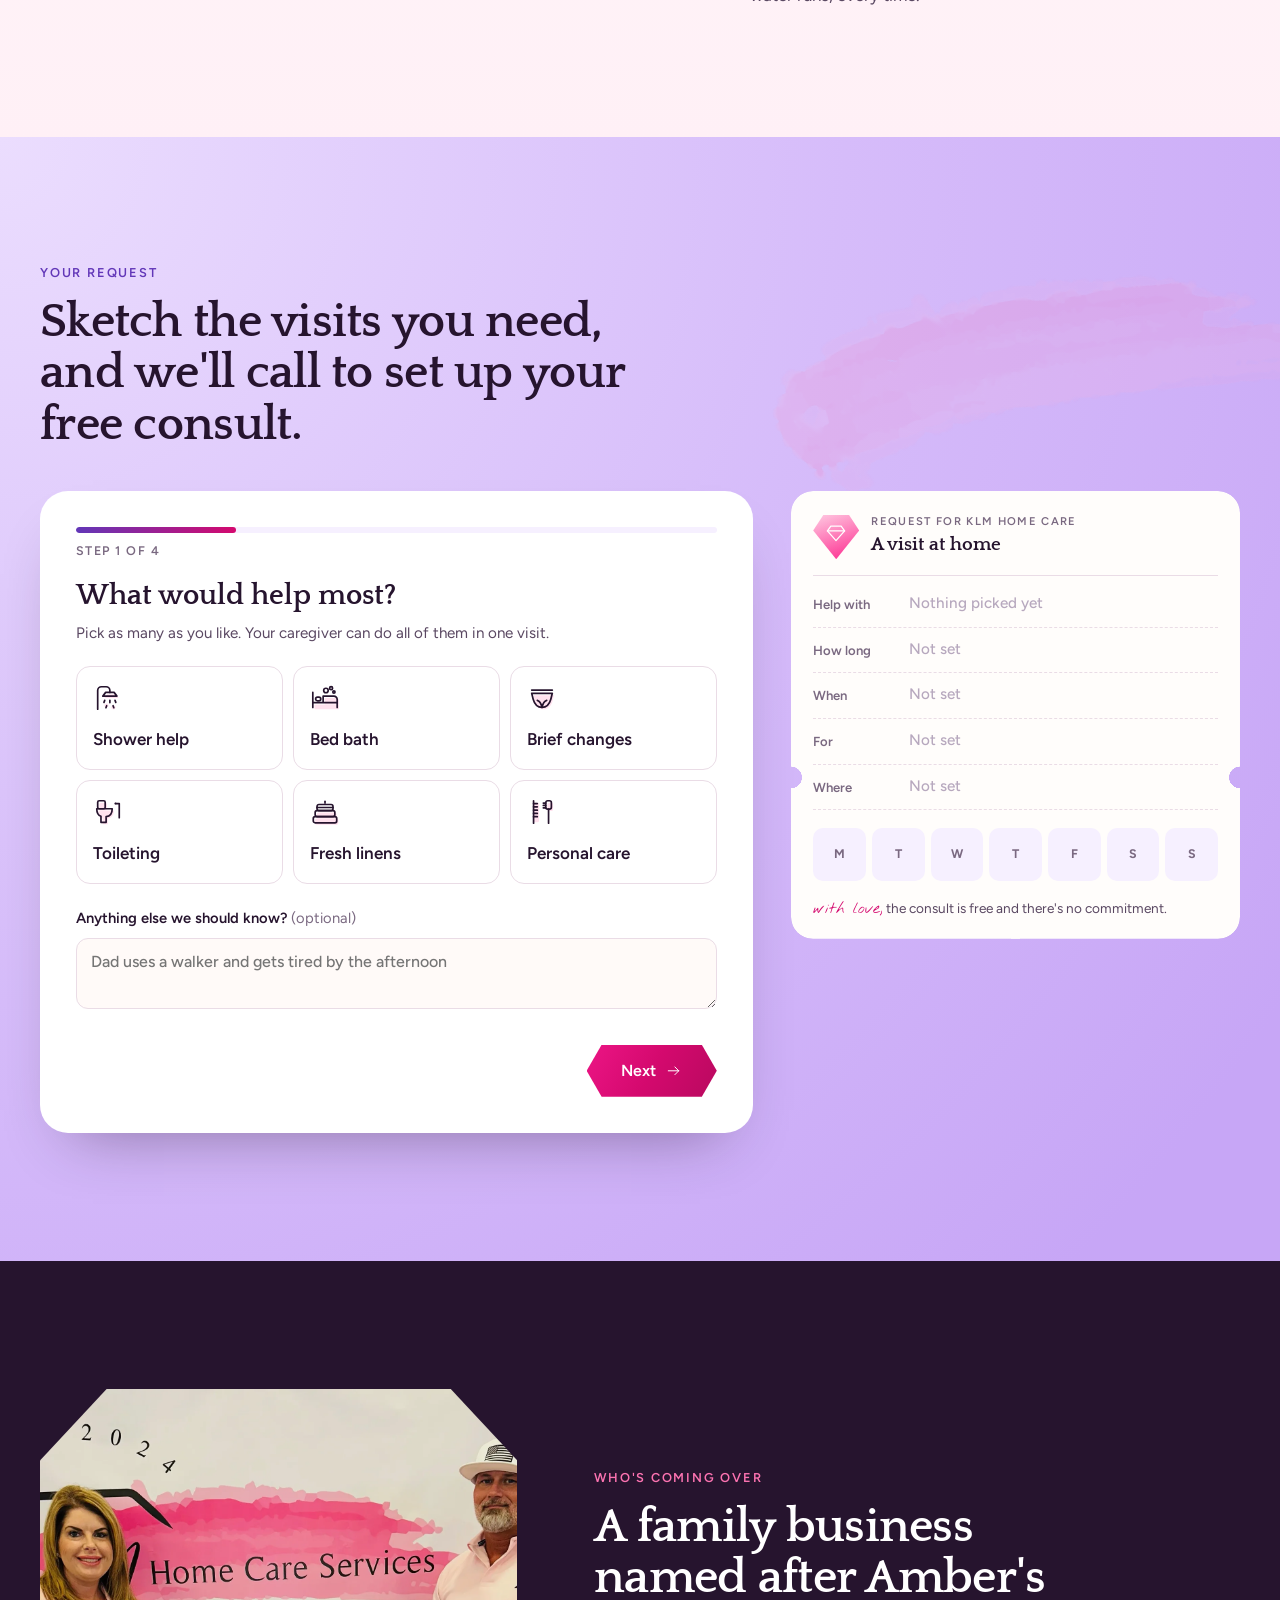
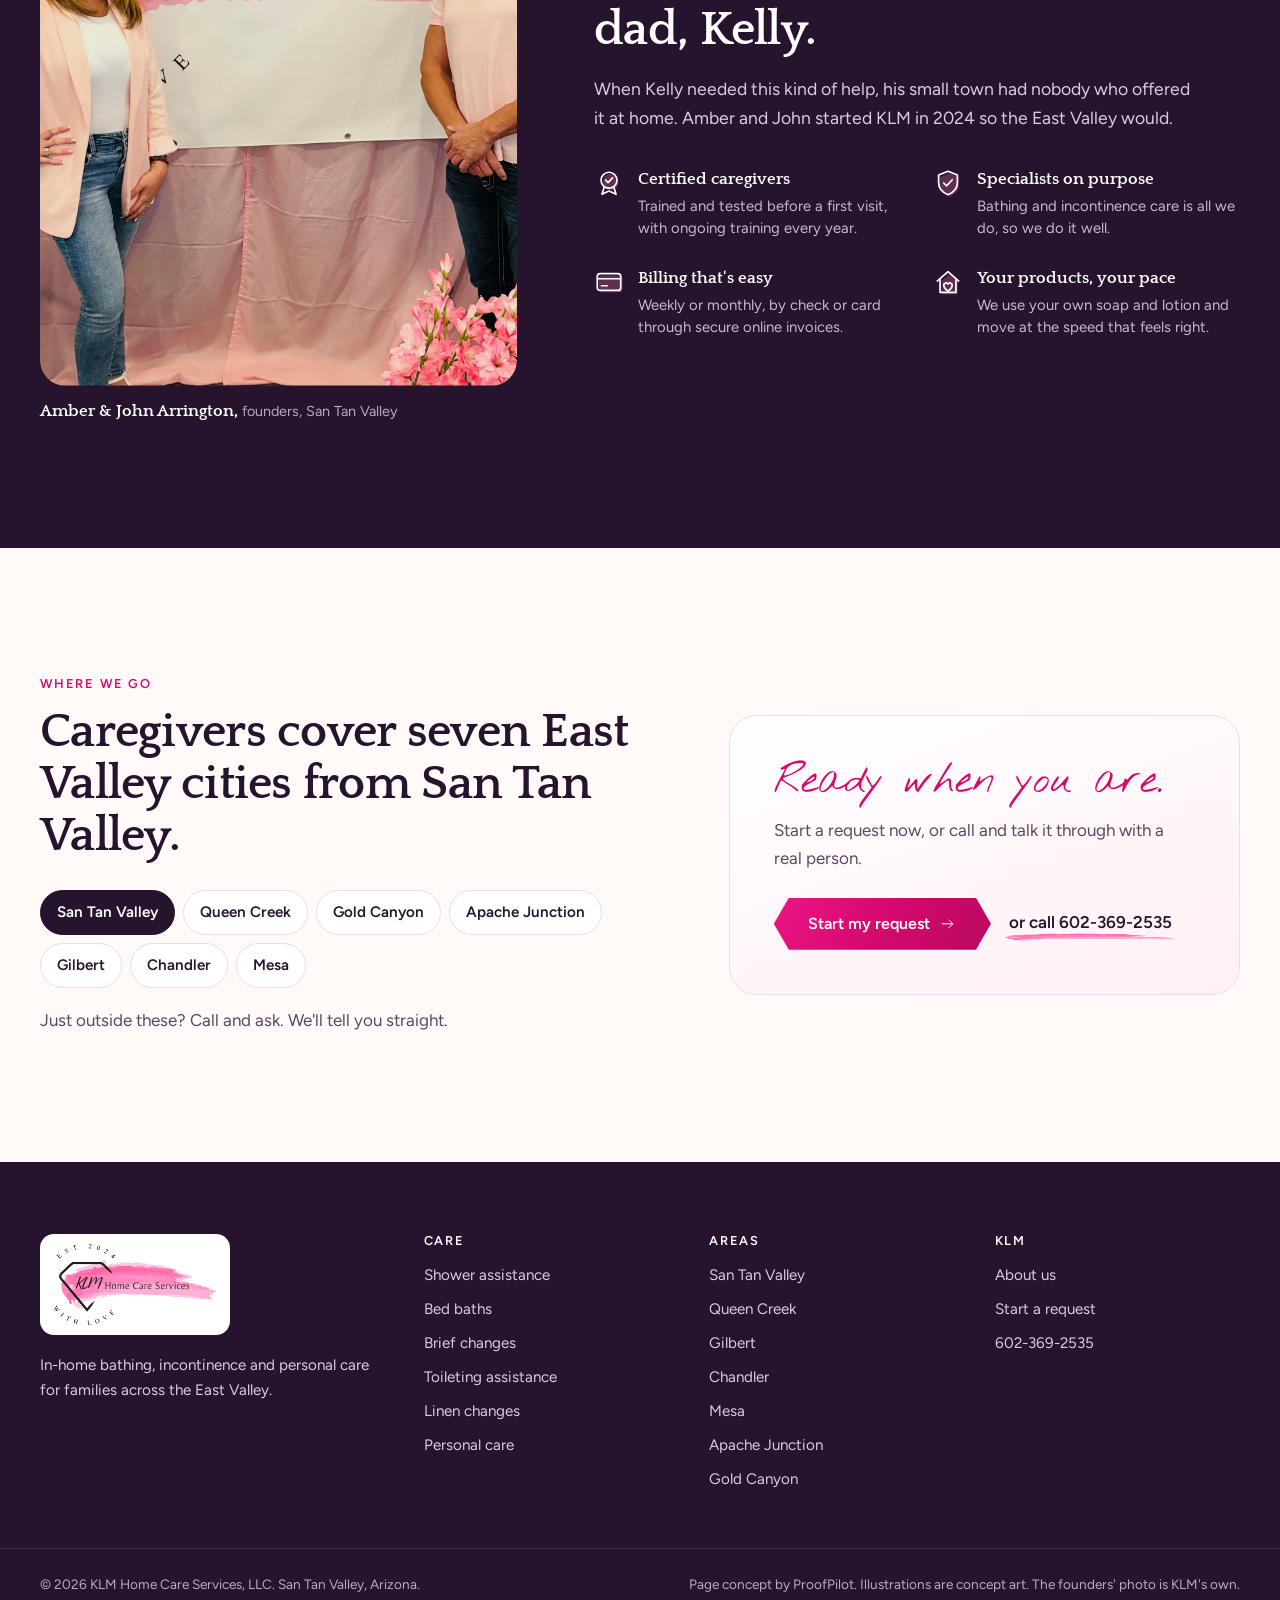
<file: get-care.html>
<!doctype html>
<html lang="en">
<head>
<meta charset="utf-8">
<meta name="viewport" content="width=device-width, initial-scale=1">
<title>Request In-Home Bathing &amp; Personal Care | KLM Home Care</title>
<meta name="description" content="Tell KLM Home Care what you need in a few words. Pick the visits, the days and how long, and a trained caregiver comes to your home in San Tan Valley and the East Valley.">
<meta name="robots" content="noindex,nofollow,noarchive">
<meta name="referrer" content="no-referrer">
<meta name="theme-color" content="#FFF6F9">
<link rel="icon" href="assets/img/favicon.svg" type="image/svg+xml">
<link rel="preconnect" href="https://fonts.googleapis.com">
<link rel="preconnect" href="https://fonts.gstatic.com" crossorigin>
<link href="https://fonts.googleapis.com/css2?family=Quattrocento:wght@400;700&family=Nothing+You+Could+Do&family=Figtree:wght@400;500;600;700&display=swap" rel="stylesheet">
<script>
/* type preview: ?type=a|b|c|d|e swaps the font pairing */
(function () {
  var G = "https://fonts.googleapis.com/css2?display=swap&family=";
  var T = {
    a: ["Geist:wght@300..700", "'Geist',sans-serif", "'Geist',sans-serif"],
    b: ["Instrument+Sans:wght@400..700", "'Instrument Sans',sans-serif", "'Instrument Sans',sans-serif"],
    c: ["Urbanist:wght@300..800", "'Urbanist',sans-serif", "'Urbanist',sans-serif"],
    d: ["Red+Hat+Display:wght@400..800&family=Red+Hat+Text:wght@400..700", "'Red Hat Display',sans-serif", "'Red Hat Text',sans-serif"],
    e: ["Schibsted+Grotesk:wght@400..800", "'Schibsted Grotesk',sans-serif", "'Schibsted Grotesk',sans-serif"]
  };
  var k = new URLSearchParams(location.search).get("type"), t = T[k];
  if (!t) return;
  var l = document.createElement("link"); l.rel = "stylesheet"; l.href = G + t[0]; document.head.appendChild(l);
  var r = document.documentElement; r.dataset.type = k;
  r.style.setProperty("--f-display", t[1]); r.style.setProperty("--f-body", t[2]); r.style.setProperty("--f-script", t[1]);
})();
</script>
<script>document.documentElement.classList.add("js","intro-seen","hero-go")</script>
<link rel="stylesheet" href="assets/site.css?v=42">
<link rel="stylesheet" href="assets/get-care.css?v=1">
</head>
<body class="gc">

<!-- Icon set: one 32px grid, 1.8 stroke, one pink accent per icon -->
<svg width="0" height="0" style="position:absolute" aria-hidden="true">
  <defs>
    <symbol id="i-shower" viewBox="0 0 32 32"><g class="du" transform="translate(1.8 2)"><path d="M13.5 10h9l3 4h-15z"/><circle cx="12.5" cy="22" r="2.2"/><circle cx="20" cy="24" r="2.2"/></g><path d="M5 28V8a4 4 0 0 1 4-4h5a4 4 0 0 1 4 4v2"/><path d="M13.5 10h9l3 4h-15z"/><g class="ac"><path d="M12.5 18.5l-.8 2.2M18 18.5v2.4M23.5 18.5l.8 2.2M14.6 24.2l-.8 2.2M21.4 24.2l.8 2.2"/></g></symbol>
    <symbol id="i-bedbath" viewBox="0 0 32 32"><g class="du" transform="translate(1.8 2)"><path d="M3 21h26v5H3z"/><path d="M14 14h11.5a3.5 3.5 0 0 1 3.5 3.5V21H14z"/></g><path d="M3 26V10M3 21h26v5M29 21v-3.5a3.5 3.5 0 0 0-3.5-3.5H14v7"/><rect x="6" y="15" width="5.5" height="4" rx="2"/><g class="ac"><circle cx="17" cy="8" r="2.4"/><circle cx="22.5" cy="5.5" r="1.6"/><circle cx="25.5" cy="9.5" r="1.2"/></g></symbol>
    <symbol id="i-brief" viewBox="0 0 32 32"><g class="du" transform="translate(1.8 2)"><path d="M5 11h22l-1.6 6.4C24 22.6 20.4 26 16 26s-8-3.4-9.4-8.6z"/></g><path d="M5 11h22l-1.6 6.4C24 22.6 20.4 26 16 26s-8-3.4-9.4-8.6z"/><path d="M11 18.5c2.2.6 4 2.7 5 7.5M21 18.5c-2.2.6-4 2.7-5 7.5"/><path class="ac" d="M5 7.5h22"/></symbol>
    <symbol id="i-toilet" viewBox="0 0 32 32"><g class="du" transform="translate(1.8 2)"><rect x="5" y="4" width="8" height="8.5" rx="1.6"/><path d="M4 12.5h16.5c0 5-2.6 8-6.5 8.4V27H8.5v-6.4C5.6 19.6 4 16.6 4 12.5z"/></g><rect x="5" y="4" width="8" height="8.5" rx="1.6"/><path d="M4 12.5h16.5c0 5-2.6 8-6.5 8.4V27H8.5v-6.4C5.6 19.6 4 16.6 4 12.5z"/><g class="ac"><path d="M24 7h4v15"/><circle cx="24" cy="7" r=".2"/></g></symbol>
    <symbol id="i-linens" viewBox="0 0 32 32"><g class="du" transform="translate(1.8 2)"><rect x="3.5" y="21" width="25" height="6.5" rx="2"/><rect x="5.5" y="14.5" width="21" height="6.5" rx="2"/></g><rect x="3.5" y="21" width="25" height="6.5" rx="2"/><rect x="5.5" y="14.5" width="21" height="6.5" rx="2"/><rect class="ac-fill" x="7.5" y="8" width="17" height="6.5" rx="2"/><path d="M7.5 11.2h17"/><path class="ac" d="M16 4.5v2"/></symbol>
    <symbol id="i-personal" viewBox="0 0 32 32"><g class="du" transform="translate(1.8 2)"><rect x="20" y="4" width="6" height="9" rx="2"/><rect x="5" y="4" width="6" height="21" rx="2"/></g><path d="M7 4v24"/><path d="M7 7h4M7 10.5h4M7 14h4M7 17.5h4M7 21h4"/><path d="M23 28V13"/><rect x="20" y="4" width="6" height="9" rx="2"/><path class="ac" d="M20 6.5h-2.6M20 9h-2.6M20 11.5h-2.6"/></symbol>
    <symbol id="i-cal" viewBox="0 0 32 32"><g class="du" transform="translate(1.8 2)"><rect x="4" y="6" width="24" height="22" rx="3"/></g><rect x="4" y="6" width="24" height="22" rx="3"/><path d="M4 12.5h24M10.5 3.5v5M21.5 3.5v5"/><circle class="ac-fill" cx="11" cy="19" r="2"/><circle cx="21" cy="19" r="2"/></symbol>
    <symbol id="i-phone" viewBox="0 0 32 32"><g class="du" transform="translate(1.8 2)"><path d="M9 4.5h4l2 6-3 2a15 15 0 0 0 7.5 7.5l2-3 6 2v4a3 3 0 0 1-3 3A20 20 0 0 1 6 7.5a3 3 0 0 1 3-3z"/></g><path d="M9 4.5h4l2 6-3 2a15 15 0 0 0 7.5 7.5l2-3 6 2v4a3 3 0 0 1-3 3A20 20 0 0 1 6 7.5a3 3 0 0 1 3-3z"/></symbol>
    <symbol id="i-mail" viewBox="0 0 32 32"><g class="du" transform="translate(1.8 2)"><rect x="3.5" y="7" width="25" height="18" rx="3"/></g><rect x="3.5" y="7" width="25" height="18" rx="3"/><path d="M4.5 9l11.5 8.5L27.5 9"/></symbol>
    <symbol id="i-gem" viewBox="0 0 32 32"><g class="du" transform="translate(1.8 2)"><path d="M8.5 6h15l5 7-12.5 14L3.5 13z"/></g><path d="M8.5 6h15l5 7-12.5 14L3.5 13z"/><path class="ac" d="M3.5 13h25"/></symbol>
    <symbol id="i-pin" viewBox="0 0 32 32"><g class="du" transform="translate(1.8 2)"><path d="M16 29s9-8.2 9-15a9 9 0 0 0-18 0c0 6.8 9 15 9 15z"/></g><path d="M16 29s9-8.2 9-15a9 9 0 0 0-18 0c0 6.8 9 15 9 15z"/><circle class="ac" cx="16" cy="14" r="3.2"/></symbol>
    <symbol id="i-card" viewBox="0 0 32 32"><g class="du" transform="translate(1.8 2)"><rect x="3.5" y="7" width="25" height="18" rx="3"/></g><rect x="3.5" y="7" width="25" height="18" rx="3"/><path class="ac" d="M3.5 12.5h25"/><path d="M8 20h6"/></symbol>
    <symbol id="i-badge" viewBox="0 0 32 32"><g class="du" transform="translate(1.8 2)"><circle cx="16" cy="13" r="8.5"/></g><circle cx="16" cy="13" r="8.5"/><path d="M11 20l-2.5 8 7.5-3.4 7.5 3.4L21 20"/><path class="ac" d="M12.4 13l2.6 2.6 4.8-5"/></symbol>
    <symbol id="i-home" viewBox="0 0 32 32"><g class="du" transform="translate(1.8 2)"><path d="M7.5 13v14h17V13L16 5.5z"/></g><path d="M4.5 15L16 5l11.5 10"/><path d="M7.5 13v14h17V13"/><path class="ac" d="M16 25.5s-4.5-2.7-4.5-6a2.4 2.4 0 0 1 4.5-1.2 2.4 2.4 0 0 1 4.5 1.2c0 3.3-4.5 6-4.5 6z"/></symbol>
    <symbol id="i-insta" viewBox="0 0 32 32"><rect x="5" y="5" width="22" height="22" rx="6"/><circle cx="16" cy="16" r="5"/><circle cx="22.3" cy="9.7" r=".8"/></symbol>
    <symbol id="i-fb" viewBox="0 0 32 32"><path d="M18 28V17h3.6l.6-4.3H18V10c0-1.2.4-2.1 2.1-2.1h2.2V4.1A29 29 0 0 0 19.1 4C16 4 13.8 5.9 13.8 9.4v3.3h-3.6V17h3.6v11"/></symbol>
    <symbol id="i-shield" viewBox="0 0 32 32"><g class="du" transform="translate(1.8 2)"><path d="M16 3.5l10 4v8c0 6.5-4.4 10.8-10 13-5.6-2.2-10-6.5-10-13v-8z"/></g><path d="M16 3.5l10 4v8c0 6.5-4.4 10.8-10 13-5.6-2.2-10-6.5-10-13v-8z"/><path class="ac" d="M11.5 16l3 3 6-6.5"/></symbol>
    <symbol id="i-arrow" viewBox="0 0 32 32"><path d="M6 16h19M18 9l7 7-7 7"/></symbol>
  </defs>
</svg>

<a class="skip" href="#main">Skip to content</a>

<header class="site-head" id="top">
  <div class="wrap head-row">
    <a class="brand" href="index.html" aria-label="KLM Home Care Services, home">
      <img src="assets/img/klm-logo-640.webp" width="640" height="320" alt="KLM Home Care Services, est. 2024, with love">
    </a>
    <nav class="nav" aria-label="Main">
      <a href="index.html#care">Care</a>
      <a href="index.html#plan">Plan visits</a>
      <a href="index.html#story">Our story</a>
      <a href="index.html#areas">Areas</a>
    </nav>
    <div class="head-cta">
      <a class="head-phone" href="#" data-preview-off="1"><svg class="ico"><use href="#i-phone"/></svg><span>602-369-2535</span></a>
      <a class="btn btn-pink btn-sm" href="#request">Start a request</a>
    </div>
    <button class="menu-btn" aria-expanded="false" aria-controls="mnav" aria-label="Open menu"><span></span><span></span></button>
  </div>
  <nav class="mnav" id="mnav" aria-label="Mobile">
    <a href="index.html#care">Care</a><a href="index.html#plan">Plan visits</a><a href="index.html#story">Our story</a><a href="index.html#areas">Areas</a><a href="#request">Start a request</a>
    <a class="mnav-phone" href="#" data-preview-off="1">Call 602-369-2535</a>
  </nav>
</header>

<main id="main">

<!-- 1. Ask: the Airtasker "post a task" moment, rewritten for care -->
<section class="gc-hero">
  <div class="gc-panel">
    <img class="gc-land" src="assets/img/photo/land.webp" width="1774" height="887" alt="" fetchpriority="high">
    <h1 class="gc-mark"><span class="gc-mark-sm">In-home bathing &amp; personal care in San Tan Valley</span><span class="gc-mark-xl">Care that<br> <em>comes home.</em></span></h1>
    <img class="gc-people" src="assets/img/photo/people.webp" width="717" height="1100" alt="Illustration of a KLM caregiver walking arm in arm with an older woman">

    <form class="gc-ask" id="ask" autocomplete="off">
      <label class="gc-ask-label" for="ask-text">In a few words, what's going on?</label>
      <div class="gc-ask-row">
        <textarea id="ask-text" rows="2" placeholder="Mom needs help showering twice a week"></textarea>
        <button class="btn btn-pink" type="submit">Start my request<svg class="ico"><use href="#i-arrow"/></svg></button>
      </div>
      <div class="gc-quick" role="group" aria-label="Start with a service">
        <button type="button" data-svc="shower"><svg class="ico"><use href="#i-shower"/></svg>Shower help</button>
        <button type="button" data-svc="bedbath"><svg class="ico"><use href="#i-bedbath"/></svg>Bed bath</button>
        <button type="button" data-svc="brief"><svg class="ico"><use href="#i-brief"/></svg>Brief changes</button>
        <button type="button" data-svc="personal"><svg class="ico"><use href="#i-personal"/></svg>Personal care</button>
      </div>
    </form>

    <div class="gc-side">
      <p class="gc-lede">Showers, bed baths, brief changes and the small routines in between. Tell us what's going on in a sentence, and we'll build the visits around it.</p>
      <div class="gc-float-ticket" aria-hidden="true">
        <div class="tk-head"><span class="tk-kicker">Example request</span><span class="tk-status" id="tk-status"><i></i><b>Request sent</b></span></div>
        <p class="tk-title">Shower visit, Tuesday &amp; Thursday mornings</p>
        <div class="tk-meta"><span><svg class="ico"><use href="#i-pin"/></svg>Queen Creek</span><span><svg class="ico"><use href="#i-home"/></svg>Free home consult</span></div>
        <ol class="tk-track" id="tk-track"><li class="on"></li><li></li><li></li></ol>
      </div>
    </div>
  </div>
</section>

<!-- 2. Browse: category shelf -->
<section class="gc-shelf" id="help">
  <div class="wrap">
    <div class="gc-shelf-head">
      <p class="eyebrow">What a visit can cover</p>
      <h2>Six kinds of help, and you can mix any of them into one visit.</h2>
    </div>
    <div class="gc-bento" id="rail">
    <article class="svc-card is-lg" data-svc="shower" style="--bg:#FCD1DE" data-room="bath">
      <img class="svc-photo" src="assets/img/photo/shower.webp" width="900" height="900" alt="Illustration of a rainfall shower head, a grab bar and a rolled towel" loading="lazy">
      <div class="svc-top"><span class="svc-ico"><svg class="ico"><use href="#i-shower"/></svg></span><span class="svc-room">In the bathroom</span></div>
      <div class="svc-body"><h3>Shower assistance</h3>
      <p>Steady hands in and out of the shower, so a slip never gets the chance.</p>
      <ul><li>Non-slip mat down and grab bars checked first</li><li>Help with every step and transfer</li><li>Your own soap, shampoo and lotion</li></ul>
      </div>
      <button type="button" class="svc-add" data-svc="shower"><span class="add-off">Add to my request</span><span class="add-on">Added</span></button>
    </article>
    <article class="svc-card" data-svc="bedbath" style="--bg:#E7D9FD" data-room="bed">
      <img class="svc-photo" src="assets/img/photo/bedbath.webp" width="900" height="900" alt="Illustration of a wash basin and sponge on the corner of a made bed" loading="lazy">
      <div class="svc-top"><span class="svc-ico"><svg class="ico"><use href="#i-bedbath"/></svg></span><span class="svc-room">In the bedroom</span></div>
      <div class="svc-body"><h3>Bed baths</h3>
      <p>A full, gentle wash without leaving bed.</p>
      <ul><li>Warm, thorough wash with your products</li><li>Skin checked for redness or early sores</li><li>Each step explained, privacy kept</li></ul>
      </div>
      <button type="button" class="svc-add" data-svc="bedbath"><span class="add-off">Add to my request</span><span class="add-on">Added</span></button>
    </article>
    <article class="svc-card" data-svc="brief" style="--bg:#E8D4FC" data-room="bed">
      <img class="svc-photo" src="assets/img/photo/brief.webp" width="900" height="900" alt="Illustration of folded towels with a bar of soap" loading="lazy">
      <div class="svc-top"><span class="svc-ico"><svg class="ico"><use href="#i-brief"/></svg></span><span class="svc-room">In the bedroom</span></div>
      <div class="svc-body"><h3>Brief &amp; undergarment changes</h3>
      <p>Discreet changes on your schedule, so skin stays healthy.</p>
      <ul><li>Quick, respectful changes</li><li>Skin watched for irritation</li><li>Fits into your daily routine</li></ul>
      </div>
      <button type="button" class="svc-add" data-svc="brief"><span class="add-off">Add to my request</span><span class="add-on">Added</span></button>
    </article>
    <article class="svc-card" data-svc="toilet" style="--bg:#DBC0FD" data-room="bath">
      <img class="svc-photo" src="assets/img/photo/toilet.webp" width="900" height="900" alt="Illustration of a grab bar, a toilet roll and a small succulent" loading="lazy">
      <div class="svc-top"><span class="svc-ico"><svg class="ico"><use href="#i-toilet"/></svg></span><span class="svc-room">In the bathroom</span></div>
      <div class="svc-body"><h3>Toileting assistance</h3>
      <p>Help with transfers and positioning, handled with privacy and respect.</p>
      <ul><li>Safe transfers on and off the toilet</li><li>Discreet, unhurried help</li><li>Changes in habits shared with family</li></ul>
      </div>
      <button type="button" class="svc-add" data-svc="toilet"><span class="add-off">Add to my request</span><span class="add-on">Added</span></button>
    </article>
    <article class="svc-card" data-svc="linens" style="--bg:#FEF3EA" data-room="bed">
      <img class="svc-photo" src="assets/img/photo/linens.webp" width="900" height="900" alt="Illustration of a fresh pillow on folded sheets" loading="lazy">
      <div class="svc-top"><span class="svc-ico"><svg class="ico"><use href="#i-linens"/></svg></span><span class="svc-room">In the bedroom</span></div>
      <div class="svc-body"><h3>Linen changes</h3>
      <p>Clean sheets, pulled smooth, handled the sanitary way.</p>
      <ul><li>Soiled linens handled hygienically</li><li>Fresh, wrinkle-free bedding</li><li>Daily, weekly or when you need it</li></ul>
      </div>
      <button type="button" class="svc-add" data-svc="linens"><span class="add-off">Add to my request</span><span class="add-on">Added</span></button>
    </article>
    <article class="svc-card is-wide" data-svc="personal" style="--bg:#F9CCDC" data-room="home">
      <img class="svc-photo" src="assets/img/photo/personal.webp" width="900" height="900" alt="Illustration of a hand mirror, comb, toothbrush and lotion" loading="lazy">
      <div class="svc-top"><span class="svc-ico"><svg class="ico"><use href="#i-personal"/></svg></span><span class="svc-room">Around the house</span></div>
      <div class="svc-body"><h3>Personal care</h3>
      <p>The small routines that make a day feel like yours again.</p>
      <ul><li>Hair, teeth and shaving</li><li>Getting dressed the way you like</li><li>Help moving safely around the house</li></ul>
      </div>
      <button type="button" class="svc-add" data-svc="personal"><span class="add-off">Add to my request</span><span class="add-on">Added</span></button>
    </article>
    <div class="svc-note">
      <p class="svc-note-k">One visit, any mix</p>
      <p class="svc-note-t">Pick two or three. A shower, fresh sheets and getting dressed all fit into one morning visit.</p>
      <a class="btn" href="#request">Build my visit<svg class="ico"><use href="#i-arrow"/></svg></a>
    </div>
    </div>
  </div>
</section>

<!-- 3. The journey: one sticky stage, three scenes -->
<section class="gc-story" id="how">
  <div class="wrap gc-story-grid">
    <div class="gc-story-stage" aria-hidden="true">
      <div class="story-plate">
        <img class="story-art on" data-scene="0" src="assets/img/photo/s-phone.webp" width="1200" height="800" alt="" loading="lazy">
        <img class="story-art" data-scene="1" src="assets/img/photo/s-consult.webp" width="1200" height="800" alt="" loading="lazy">
        <img class="story-art" data-scene="2" src="assets/img/photo/s-door.webp" width="1200" height="800" alt="" loading="lazy">
      </div>
      <p class="story-caption" id="story-caption"><span class="script-sm">from the couch</span></p>
    </div>
    <div class="gc-gc-steps">
      <p class="eyebrow">From request to first visit</p>
      <h2>Here's how a request turns into a caregiver at your door.</h2>
      <ol class="gc-steps">
        <li class="gc-step on" data-scene="0" data-cap="from the couch">
          <img class="step-art-sm" src="assets/img/photo/s-phone.webp" alt="" loading="lazy">
          <span class="step-n">01</span>
          <h3>You send a request from wherever you are.</h3>
          <p>Write a sentence or tick a few boxes. It takes about a minute, it's free, and you can send it for yourself or for a parent who lives across town.</p>
        </li>
        <li class="gc-step" data-scene="1" data-cap="at your kitchen table">
          <img class="step-art-sm" src="assets/img/photo/s-consult.webp" alt="" loading="lazy">
          <span class="step-n">02</span>
          <h3>We call, then sit down with you at home.</h3>
          <p>At the free consult we talk through the care you need, the days that work, anything we should know, and how you'd like to pay. No cost and no commitment.</p>
        </li>
        <li class="gc-step" data-scene="2" data-cap="right on time">
          <img class="step-art-sm" src="assets/img/photo/s-door.webp" alt="" loading="lazy">
          <span class="step-n">03</span>
          <h3>Your caregiver shows up on the days you picked.</h3>
          <p>You get a care plan in writing and a caregiver matched to you. The mat goes down and the grab bars get checked before the water runs, every time.</p>
        </li>
      </ol>
    </div>
  </div>
</section>

<!-- 4. Build the request -->
<section class="gc-build" id="request">
  <div class="wrap">
    <div class="gc-build-head">
      <p class="eyebrow">Your request</p>
      <h2>Sketch the visits you need, and we'll call to set up your free consult.</h2>
    </div>
    <div class="gc-build-grid">
      <form class="wiz" id="wiz" novalidate>
        <div class="wiz-bar"><span id="wiz-fill"></span></div>
        <p class="wiz-count" id="wiz-count">Step 1 of 4</p>

        <fieldset class="wiz-step on" data-step="0">
          <legend>What would help most?</legend>
          <p class="wiz-hint">Pick as many as you like. Your caregiver can do all of them in one visit.</p>
          <div class="gc-pick pick-svc">
            <label><input type="checkbox" name="svc" value="shower"><span><svg class="ico"><use href="#i-shower"/></svg>Shower help</span></label>
            <label><input type="checkbox" name="svc" value="bedbath"><span><svg class="ico"><use href="#i-bedbath"/></svg>Bed bath</span></label>
            <label><input type="checkbox" name="svc" value="brief"><span><svg class="ico"><use href="#i-brief"/></svg>Brief changes</span></label>
            <label><input type="checkbox" name="svc" value="toilet"><span><svg class="ico"><use href="#i-toilet"/></svg>Toileting</span></label>
            <label><input type="checkbox" name="svc" value="linens"><span><svg class="ico"><use href="#i-linens"/></svg>Fresh linens</span></label>
            <label><input type="checkbox" name="svc" value="personal"><span><svg class="ico"><use href="#i-personal"/></svg>Personal care</span></label>
          </div>
          <label class="wiz-note" for="wiz-note">Anything else we should know? <em>(optional)</em></label>
          <textarea id="wiz-note" name="note" rows="2" placeholder="Dad uses a walker and gets tired by the afternoon"></textarea>
        </fieldset>

        <fieldset class="wiz-step" data-step="1">
          <legend>How long do you need help?</legend>
          <p class="wiz-hint">Your plan can change any time after the consult.</p>
          <div class="gc-pick pick-len">
            <label><input type="radio" name="len" value="once"><span><b>Just once</b><small>One visit, no package and no contract. Before a family event, or the week your usual helper is away.</small></span></label>
            <label><input type="radio" name="len" value="weeks"><span><b>A few weeks</b><small>Help after a surgery, a fall or a hospital stay, until you can safely do it yourself.</small></span></label>
            <label><input type="radio" name="len" value="ongoing"><span><b>For the long run</b><small>A steady routine on the days you choose, with the same caregiver.</small></span></label>
          </div>
        </fieldset>

        <fieldset class="wiz-step" data-step="2">
          <legend>Which days and times work?</legend>
          <p class="wiz-hint">A best guess is fine, since we confirm the schedule with you at the consult.</p>
          <div class="gc-pick pick-days" role="group" aria-label="Days">
            <label><input type="checkbox" name="day" value="Mon"><span>Mon</span></label>
            <label><input type="checkbox" name="day" value="Tue"><span>Tue</span></label>
            <label><input type="checkbox" name="day" value="Wed"><span>Wed</span></label>
            <label><input type="checkbox" name="day" value="Thu"><span>Thu</span></label>
            <label><input type="checkbox" name="day" value="Fri"><span>Fri</span></label>
            <label><input type="checkbox" name="day" value="Sat"><span>Sat</span></label>
            <label><input type="checkbox" name="day" value="Sun"><span>Sun</span></label>
          </div>
          <div class="gc-pick pick-time" role="group" aria-label="Time of day">
            <label><input type="radio" name="time" value="Mornings"><span>Mornings</span></label>
            <label><input type="radio" name="time" value="Middays"><span>Middays</span></label>
            <label><input type="radio" name="time" value="Afternoons"><span>Afternoons</span></label>
            <label><input type="radio" name="time" value="Flexible"><span>Flexible</span></label>
          </div>
        </fieldset>

        <fieldset class="wiz-step" data-step="3">
          <legend>Who's it for, and where?</legend>
          <div class="gc-pick pick-who" role="group" aria-label="Who the care is for">
            <label><input type="radio" name="who" value="Me"><span>Me</span></label>
            <label><input type="radio" name="who" value="A parent"><span>A parent</span></label>
            <label><input type="radio" name="who" value="Spouse or partner"><span>Spouse or partner</span></label>
            <label><input type="radio" name="who" value="Someone else"><span>Someone else</span></label>
          </div>
          <div class="wiz-fields">
            <label>City
              <select name="city">
                <option value="">Choose a city</option>
                <option>San Tan Valley</option><option>Queen Creek</option><option>Gold Canyon</option><option>Apache Junction</option><option>Gilbert</option><option>Chandler</option><option>Mesa</option><option>Somewhere else</option>
              </select>
            </label>
            <label>Your name<input name="name" type="text" autocomplete="name" placeholder="What should we call you?"></label>
            <label>Best number<input name="phone" type="tel" autocomplete="tel" inputmode="tel" placeholder="(480) 555-0123"></label>
          </div>
          <p class="wiz-error" id="wiz-error" role="alert"></p>
        </fieldset>

        <div class="wiz-done" id="wiz-done" hidden>
          <img src="assets/img/photo/s-door.webp" alt="" width="1583" height="1742">
          <div>
            <h3>Your request is ready to send.</h3>
            <p>Your email app opened with everything filled in. Press send, and we'll call to set up your free consult. Rather talk now? Call <a class="tlink" href="#" data-preview-off="1">602-369-2535</a>.</p>
            <button type="button" class="wiz-back" id="wiz-restart">Edit my request</button>
          </div>
        </div>

        <div class="wiz-nav" id="wiz-nav">
          <button type="button" class="wiz-back" id="wiz-prev" disabled>Back</button>
          <button type="button" class="btn btn-pink" id="wiz-next">Next<svg class="ico"><use href="#i-arrow"/></svg></button>
        </div>
      </form>

      <aside class="gc-ticket" aria-live="polite">
        <div class="ticket-head">
          <span class="ticket-gem"><svg class="ico"><use href="#i-gem"/></svg></span>
          <div><p class="ticket-kicker">Request for KLM Home Care</p><p class="ticket-title" id="t-title">A visit at home</p></div>
        </div>
        <dl class="ticket-rows">
          <div><dt>Help with</dt><dd id="t-svc" class="empty">Nothing picked yet</dd></div>
          <div><dt>How long</dt><dd id="t-len" class="empty">Not set</dd></div>
          <div><dt>When</dt><dd id="t-when" class="empty">Not set</dd></div>
          <div><dt>For</dt><dd id="t-who" class="empty">Not set</dd></div>
          <div><dt>Where</dt><dd id="t-city" class="empty">Not set</dd></div>
        </dl>
        <div class="ticket-week" aria-hidden="true" id="t-week">
          <span>M</span><span>T</span><span>W</span><span>T</span><span>F</span><span>S</span><span>S</span>
        </div>
        <p class="ticket-foot"><span class="script-sm">with love,</span> the consult is free and there's no commitment.</p>
      </aside>
    </div>
  </div>
</section>

<!-- 5. Trust, on the dark ground -->
<section class="gc-trust">
  <div class="wrap gc-trust-grid">
    <figure class="trust-photo">
      <img src="assets/img/founders.webp" alt="Amber and John Arrington, founders of KLM Home Care" loading="lazy">
      <figcaption>Amber &amp; John Arrington, <span>founders, San Tan Valley</span></figcaption>
    </figure>
    <div class="trust-copy">
      <p class="eyebrow eyebrow-light">Who's coming over</p>
      <h2>A family business named after Amber's dad, Kelly.</h2>
      <p class="trust-lede">When Kelly needed this kind of help, his small town had nobody who offered it at home. Amber and John started KLM in 2024 so the East Valley would.</p>
      <ul class="trust-list">
        <li><svg class="ico"><use href="#i-badge"/></svg><div><b>Certified caregivers</b><span>Trained and tested before a first visit, with ongoing training every year.</span></div></li>
        <li><svg class="ico"><use href="#i-shield"/></svg><div><b>Specialists on purpose</b><span>Bathing and incontinence care is all we do, so we do it well.</span></div></li>
        <li><svg class="ico"><use href="#i-card"/></svg><div><b>Billing that's easy</b><span>Weekly or monthly, by check or card through secure online invoices.</span></div></li>
        <li><svg class="ico"><use href="#i-home"/></svg><div><b>Your products, your pace</b><span>We use your own soap and lotion and move at the speed that feels right.</span></div></li>
      </ul>
    </div>
  </div>
</section>

<!-- 6. Where + last ask -->
<section class="gc-close">
  <div class="wrap gc-close-grid">
    <div>
      <p class="eyebrow">Where we go</p>
      <h2>Caregivers cover seven East Valley cities from San Tan Valley.</h2>
      <ul class="gc-cities">
        <li>San Tan Valley</li><li>Queen Creek</li><li>Gold Canyon</li><li>Apache Junction</li><li>Gilbert</li><li>Chandler</li><li>Mesa</li>
      </ul>
      <p class="gc-close-note">Just outside these? Call and ask. We'll tell you straight.</p>
    </div>
    <div class="gc-close-card">
      <p class="script-lg">Ready when you are.</p>
      <p>Start a request now, or call and talk it through with a real person.</p>
      <div class="gc-close-actions">
        <a class="btn btn-pink" href="#request">Start my request<svg class="ico"><use href="#i-arrow"/></svg></a>
        <a class="tlink" href="#" data-preview-off="1">or call 602-369-2535</a>
      </div>
    </div>
  </div>
</section>

</main>

<footer class="foot">
  <div class="wrap foot-grid">
    <div class="foot-brand">
      <img src="assets/img/klm-logo-640.webp" width="640" height="320" alt="KLM Home Care Services" loading="lazy">
      <p>In-home bathing, incontinence and personal care for families across the East Valley.</p>
    </div>
    <nav aria-label="Care services">
      <h4>Care</h4>
      <a href="#help">Shower assistance</a><a href="#help">Bed baths</a><a href="#help">Brief changes</a><a href="#help">Toileting assistance</a><a href="#help">Linen changes</a><a href="#help">Personal care</a>
    </nav>
    <nav aria-label="Service areas">
      <h4>Areas</h4>
      <a href="index.html#areas">San Tan Valley</a><a href="index.html#areas">Queen Creek</a><a href="index.html#areas">Gilbert</a><a href="index.html#areas">Chandler</a><a href="index.html#areas">Mesa</a><a href="index.html#areas">Apache Junction</a><a href="index.html#areas">Gold Canyon</a>
    </nav>
    <nav aria-label="Company">
      <h4>KLM</h4>
      <a href="index.html#story">About us</a><a href="#request">Start a request</a><a href="#" data-preview-off="1">602-369-2535</a>
    </nav>
  </div>
  <div class="wrap foot-base">
    <p>&copy; 2026 KLM Home Care Services, LLC. San Tan Valley, Arizona.</p>
    <p class="demo-note">Page concept by ProofPilot. Illustrations are concept art. The founders' photo is KLM's own.</p>
  </div>
</footer>

<div class="gc-toast" id="toast" role="status"></div>
<script src="assets/get-care.js?v=1"></script>
</body>
</html>
</file>
<file: assets/site.css>
/* KLM Home Care, homepage concept */
:root{
  --pink:#FD288D;          /* logo pink, decorative */
  --pink-ink:#D4096E;      /* pink that carries white text (5.2:1) */
  --pink-deep:#A8075A;
  --blush:#FC73B1;
  --blush-50:#FFF0F6;
  --blush-100:#FFE1EE;
  --lav:#D6BCFA;           /* their header lavender */
  --lav-50:#F6F0FF;
  --lav-100:#ECE1FD;
  --plum:#A47BEB;           /* lavender, deepened: the offset to pink */
  --plum-ink:#6237B8;       /* plum that carries text (7.3:1 on white) */
  --plum-50:#F6F0FF;
  --plum-100:#E9DBFD;
  --sun:#F5A300;            /* Google's star gold, used only on review stars */
  --ink:#26142E;           /* aubergine ink */
  --ink-2:#5A4862;
  --ink-3:#7A6981;
  --ground:#FFFAF8;
  --line:#EADCE6;
  --white:#fff;

  --f-display:"Fraunces", Georgia, serif;
  --f-body:"Figtree", system-ui, sans-serif;

  --wrap:1200px;
  --gut:clamp(16px, 4vw, 40px);
  --ease-out:cubic-bezier(.22,.7,.2,1);
  --r-sm:6px; --r-md:14px; --r-lg:28px;
}

*,*::before,*::after{box-sizing:border-box}
html{scroll-behavior:smooth;scroll-padding-top:96px;-webkit-text-size-adjust:100%}
body{margin:0;background:var(--ground);color:var(--ink);font:400 17px/1.65 var(--f-body);-webkit-font-smoothing:antialiased;overflow-x:hidden}
img{display:block;max-width:100%;height:auto}
a{color:inherit}
h1,h2,h3,h4{margin:0;font-family:var(--f-display);font-weight:600;font-variation-settings:"SOFT" 100;letter-spacing:-.02em;line-height:1.08}
h2{font-size:clamp(2rem, 1.3rem + 2.6vw, 3.25rem);max-width:20ch}
h3{font-size:1.3rem;line-height:1.2}
p{margin:0}
:focus-visible{outline:2px solid var(--pink-ink);outline-offset:3px;border-radius:4px}
.wrap{width:100%;max-width:calc(var(--wrap) + var(--gut)*2);margin:0 auto;padding:0 var(--gut)}
.skip{position:absolute;left:-999px;top:8px;background:var(--ink);color:#fff;padding:8px 14px;z-index:99}
.skip:focus{left:8px}
.ico{width:1.25em;height:1.25em;flex:none;fill:none;stroke:currentColor;stroke-width:1.8;stroke-linecap:round;stroke-linejoin:round}
.ico .ac,.tile-ico .ac{stroke:var(--pink)}
.ico .ac-fill,.tile-ico .ac-fill{fill:var(--blush);stroke:currentColor}

.eyebrow{font:600 .8rem/1.3 var(--f-body);letter-spacing:.14em;text-transform:uppercase;color:var(--pink-ink);margin-bottom:18px}
.eyebrow-light{color:var(--blush)}

/* buttons */
.btn{display:inline-flex;align-items:center;justify-content:center;gap:.6em;min-height:52px;padding:0 26px;border-radius:999px;font:600 1rem/1 var(--f-body);text-decoration:none;border:0;cursor:pointer;transition:background-color .18s var(--ease-out), box-shadow .18s var(--ease-out), transform .18s var(--ease-out)}
.btn .ico{transition:transform .2s var(--ease-out)}
.btn:hover .ico{transform:translateX(3px)}
.btn-sm{min-height:44px;padding:0 20px;font-size:.95rem}
.btn-pink{background:var(--pink-ink);color:#fff;box-shadow:0 1px 0 rgba(255,255,255,.25) inset, 0 8px 22px -10px rgba(212,9,110,.7)}
.btn-pink:hover{background:var(--pink-deep);box-shadow:0 1px 0 rgba(255,255,255,.2) inset, 0 12px 26px -10px rgba(168,7,90,.75)}
.btn-pink:active{transform:translateY(1px)}
.btn-ink{background:var(--ink);color:#fff}
.btn-ink:hover{background:#3A2244}
.tlink{font-weight:600;color:var(--ink);text-decoration:underline;text-decoration-color:var(--blush);text-decoration-thickness:2px;text-underline-offset:5px;transition:text-decoration-color .15s}
.tlink:hover{text-decoration-color:var(--pink-ink)}

/* header */
.site-head{position:sticky;top:0;z-index:50;background:rgba(255,250,248,.86);backdrop-filter:saturate(1.4) blur(12px);-webkit-backdrop-filter:saturate(1.4) blur(12px);border-bottom:1px solid transparent;transition:border-color .2s, background-color .2s}
.site-head.scrolled{border-bottom-color:var(--line);background:rgba(255,250,248,.95)}
.head-row{display:flex;align-items:center;gap:28px;height:96px}
.brand{margin-top:4px}
.brand img{width:180px;height:auto}
.nav{display:flex;gap:4px;margin-left:auto}
.nav a{position:relative;padding:10px 14px;text-decoration:none;font-weight:500;color:var(--ink-2);border-radius:999px;transition:color .15s, background-color .15s}
.nav a:hover{color:var(--ink);background:var(--blush-50)}
.nav a.on{color:var(--ink);background:var(--blush-100)}
.head-cta{display:flex;align-items:center;gap:18px}
.head-phone{display:flex;align-items:center;gap:8px;font-weight:600;text-decoration:none;color:var(--ink)}
.head-phone .ico{color:var(--pink-ink)}
.menu-btn{display:none;margin-left:auto;width:46px;height:46px;border:0;background:var(--blush-50);border-radius:50%;cursor:pointer;position:relative}
.menu-btn span{position:absolute;left:14px;right:14px;height:2px;background:var(--ink);border-radius:2px;transition:transform .2s var(--ease-out)}
.menu-btn span:first-child{top:18px}.menu-btn span:last-child{top:26px}
.menu-btn[aria-expanded="true"] span:first-child{transform:translateY(4px) rotate(45deg)}
.menu-btn[aria-expanded="true"] span:last-child{transform:translateY(-4px) rotate(-45deg)}
.mnav{display:none}

/* hero */
.hero{position:relative;padding:clamp(32px,6vw,72px) 0 0;background:
  linear-gradient(180deg, var(--lav-50) 0%, var(--blush-50) 78%, var(--ground) 100%);overflow:hidden}
.hero-grid{display:grid;grid-template-columns:minmax(0,1.05fr) minmax(0,.95fr);gap:clamp(24px,5vw,72px);align-items:center}
.hero-h1{font-size:clamp(2.9rem, 1.4rem + 5.4vw, 5.6rem);line-height:.98;letter-spacing:-.035em;font-weight:650;max-width:11ch}
.brushed{position:relative;display:inline-block;white-space:nowrap;isolation:isolate}
.brushed>span{position:relative;z-index:1;font-style:italic;font-weight:500}
.brushed::before{content:"";position:absolute;z-index:-1;left:-.18em;right:-.22em;top:.12em;bottom:-.08em;background:url(img/brush.webp) center/100% 100% no-repeat;clip-path:inset(0 100% 0 0);animation:paint 1.1s .35s var(--ease-out) forwards}
@keyframes paint{to{clip-path:inset(0 0 0 0)}}
.lead{margin-top:24px;font-size:clamp(1.05rem,1rem + .35vw,1.25rem);line-height:1.6;color:var(--ink-2);max-width:34em}

.howlong{margin-top:30px}
.howlong-l{font-weight:600;font-size:.95rem;margin-bottom:10px}
.howlong-row{display:flex;flex-wrap:wrap;gap:10px}
.hl-chip{display:flex;flex-direction:column;gap:2px;padding:12px 18px 12px 16px;border-radius:var(--r-md);background:var(--white);border:1.5px solid var(--line);text-decoration:none;min-width:150px;transition:border-color .15s, box-shadow .2s var(--ease-out), transform .2s var(--ease-out)}
.hl-chip b{font-weight:650;font-size:1rem}
.hl-chip small{font-size:.85rem;color:var(--ink-3)}
.hl-chip:hover{border-color:var(--pink);box-shadow:0 10px 24px -14px rgba(212,9,110,.55);transform:translateY(-2px)}
.hero-ctas{display:flex;flex-wrap:wrap;align-items:center;gap:14px 22px;margin-top:30px}

.hero-art{position:relative;padding:10px 0 40px}
.gem-wrap{position:relative;width:min(100%,520px);margin-left:auto;aspect-ratio:400/440}
.gem-line{position:absolute;inset:0;width:100%;height:100%;overflow:visible;fill:none;stroke:var(--ink);stroke-width:7;stroke-linecap:square;stroke-linejoin:miter;transform:translate(18px,-14px);stroke-dasharray:1400;stroke-dashoffset:1400;animation:draw 1.6s .2s var(--ease-out) forwards}
@keyframes draw{to{stroke-dashoffset:0}}
.gem-photo{position:absolute;inset:0;clip-path:polygon(17.5% 8.6%,82.5% 8.6%,98% 29%,50% 95.5%,2% 29%);background:var(--blush-100)}
.gem-photo img{width:100%;height:100%;object-fit:cover;object-position:47% 30%;transform:scale(1.04);animation:settle 1.6s var(--ease-out) forwards}
@keyframes settle{to{transform:scale(1)}}
.note-card{position:absolute;left:0;bottom:22px;display:flex;gap:12px;align-items:flex-start;max-width:290px;padding:16px 18px;background:var(--white);border-radius:var(--r-md);box-shadow:0 18px 40px -22px rgba(38,20,46,.45);font-size:.92rem;line-height:1.45;color:var(--ink-2);opacity:0;transform:translateY(10px);animation:rise .7s 1.1s var(--ease-out) forwards}
.note-card b{color:var(--ink);display:block;margin-bottom:2px}
.note-card .ico{width:30px;height:30px;color:var(--ink)}
@keyframes rise{to{opacity:1;transform:none}}

.hero-facts{display:grid;grid-template-columns:repeat(4,1fr);margin-top:clamp(32px,5vw,56px);padding-top:0;padding-bottom:0}
.hero-facts>div{padding:22px 0 28px;border-top:1px solid var(--line)}
.hero-facts>div+div{padding-left:24px;border-left:1px solid var(--line)}
.hero-facts dt{font-size:.78rem;letter-spacing:.12em;text-transform:uppercase;font-weight:600;color:var(--ink-3)}
.hero-facts dd{margin:4px 0 0;font-family:var(--f-display);font-size:1.3rem;font-weight:550;letter-spacing:-.01em}

/* section heads */
.sec-head{margin-bottom:clamp(32px,5vw,56px)}
.sec-sub{margin-top:16px;color:var(--ink-2);max-width:36em;font-size:1.08rem}
.sec-head-split{display:flex;justify-content:space-between;align-items:flex-end;gap:32px;flex-wrap:wrap}
.sec-head-split .sec-sub{max-width:24em;margin:0}
.sec-head-split a{color:var(--pink-ink);font-weight:600}

/* care bento */
.care{padding:clamp(72px,10vw,128px) 0 clamp(80px,11vw,140px)}
.bento{display:grid;grid-template-columns:repeat(12,1fr);grid-auto-rows:minmax(0,auto);gap:18px}
.tile{position:relative;background:var(--white);border:1px solid var(--line);border-radius:var(--r-md);padding:28px;display:flex;flex-direction:column;gap:12px;transition:border-color .2s, box-shadow .25s var(--ease-out)}
.tile:hover{border-color:var(--blush);box-shadow:0 22px 44px -30px rgba(212,9,110,.55)}
.tile h3 a{text-decoration:none;background:linear-gradient(var(--blush),var(--blush)) 0 100%/0 2px no-repeat;transition:background-size .3s var(--ease-out)}
.tile:hover h3 a{background-size:100% 2px}
.tile h3 a::after{content:"";position:absolute;inset:0;border-radius:inherit}
.tile p{color:var(--ink-2);font-size:.98rem;line-height:1.6}
.tile-ico{width:46px;height:46px;fill:none;stroke:var(--ink);stroke-width:1.6;stroke-linecap:round;stroke-linejoin:round}
.tile-shower{grid-column:span 7;grid-row:span 2;padding:0;overflow:hidden;background:var(--ink);border-color:var(--ink);color:#fff}
.tile-shower .tile-img{width:100%;height:58%;min-height:260px;object-fit:cover}
.tile-shower .tile-body{padding:28px 32px 32px;display:flex;flex-direction:column;gap:12px}
.tile-shower h3{font-size:1.9rem}
.tile-shower p{color:#E7DCEB;font-size:1.05rem;max-width:32em}
.tile-shower .tile-ico{stroke:#fff}
.tile-bed{grid-column:span 5}
.tile-bed h3,.tile-brief h3{margin-top:auto}
.tile-bed .tile-ico,.tile-brief .tile-ico{width:64px;height:64px;stroke-width:1.3}
.tile-brief{grid-column:span 5;background:var(--lav-50);border-color:var(--lav-100)}
.tile-toilet{grid-column:span 4;background:var(--blush-50);border-color:var(--blush-100)}
.tile-linen{grid-column:span 4;padding:0;overflow:hidden}
.tile-linen .tile-img{width:100%;height:150px;object-fit:cover;object-position:50% 60%}
.tile-linen .tile-body{padding:22px 28px 28px;display:flex;flex-direction:column;gap:12px}
.tile-personal{grid-column:span 4}

/* planner */
.plan{background:var(--ink);color:#fff;padding:clamp(80px,11vw,140px) 0;position:relative;overflow:hidden}
.plan-head{display:grid;grid-template-columns:1fr minmax(0,26em);gap:12px 48px;align-items:end;margin-bottom:44px}
.plan-head .eyebrow{grid-column:1/-1;margin:0}
.plan-head p:not(.eyebrow){color:#D9CCDF;font-size:1.08rem}
.planner{position:relative}
.pl-modes{display:inline-flex;padding:6px;border-radius:999px;background:rgba(255,255,255,.07);border:1px solid rgba(255,255,255,.12);margin-bottom:28px;position:relative}
.pl-mode{position:relative;z-index:1;border:0;background:none;color:#E7DCEB;font:600 1rem/1 var(--f-body);padding:14px 24px;border-radius:999px;cursor:pointer;transition:color .2s}
.pl-mode[aria-selected="true"]{color:var(--ink)}
.pl-mode-pill{position:absolute;z-index:0;top:6px;bottom:6px;border-radius:999px;background:#fff;transition:left .35s var(--ease-out), width .35s var(--ease-out)}
.pl-grid{display:grid;grid-template-columns:minmax(0,.9fr) minmax(0,1.1fr);gap:clamp(24px,4vw,48px);align-items:start}
.pl-story{margin:0;position:sticky;top:110px}
.pl-photo{position:relative;aspect-ratio:4/3;border-radius:var(--r-lg) var(--r-lg) var(--r-lg) 0;overflow:hidden;background:#3A2244}
.pl-photo img{position:absolute;inset:0;width:100%;height:100%;object-fit:cover;opacity:0;transform:scale(1.04);transition:opacity .5s var(--ease-out), transform .9s var(--ease-out)}
.pl-photo img.on{opacity:1;transform:none}
.pl-photo img[data-mode-img="weeks"]{object-position:50% 40%}
.pl-photo img[data-mode-img="ongoing"]{object-position:60% 50%}
.pl-story figcaption{margin-top:24px;min-height:150px}
.pl-story figcaption>div{display:none}
.pl-story figcaption>div.on{display:block;animation:rise .45s var(--ease-out) both}
.pl-story h3{font-size:clamp(1.6rem,1.2rem + 1.2vw,2.1rem);font-style:italic;font-weight:500;margin-bottom:10px}
.pl-story figcaption p{color:#D9CCDF}
.pl-aside{margin-top:14px;padding-left:14px;border-left:2px solid var(--blush);font-size:.95rem}

.pl-build{background:#fff;color:var(--ink);border-radius:var(--r-lg);padding:clamp(22px,3vw,34px);display:flex;flex-direction:column;gap:26px}
.pl-field{border:0;padding:0;margin:0;min-width:0}
.pl-field[hidden]{display:none}
.pl-field legend{font-weight:650;font-size:1rem;margin-bottom:12px;padding:0}
.svc-picks{display:grid;grid-template-columns:repeat(3,1fr);gap:8px}
.svc input,.days input,.who input{position:absolute;opacity:0;pointer-events:none}
.svc span{display:flex;align-items:center;gap:10px;padding:12px 14px;border:1.5px solid var(--line);border-radius:12px;font-weight:550;font-size:.95rem;cursor:pointer;transition:border-color .15s, background-color .15s}
.svc span .ico{width:26px;height:26px;stroke-width:1.6}
.svc span:hover{border-color:var(--blush)}
.svc input:checked+span{border-color:var(--pink-ink);background:var(--blush-50)}
.svc input:focus-visible+span,.days input:focus-visible+span,.who input:focus-visible+span{outline:2px solid var(--pink-ink);outline-offset:2px}
.days{display:grid;grid-template-columns:repeat(7,1fr);gap:6px}
.days span{display:grid;place-items:center;height:44px;border-radius:10px;border:1.5px solid var(--line);font-weight:600;font-size:.9rem;cursor:pointer;transition:background-color .15s, border-color .15s, color .15s}
.days span:hover{border-color:var(--blush)}
.days input:checked+span{background:var(--ink);border-color:var(--ink);color:#fff}
.weeks-row{display:flex;align-items:center;gap:18px}
.weeks-row input{flex:1;accent-color:var(--pink-ink);height:28px}
.weeks-row output{font-family:var(--f-display);font-size:1.35rem;font-weight:600;min-width:5.5em;text-align:right}

.pl-cal{background:var(--lav-50);border-radius:var(--r-md);padding:16px}
.cal-head,.cal-week{display:grid;grid-template-columns:repeat(7,1fr);gap:6px}
.cal-head span{text-align:center;font-size:.72rem;font-weight:600;letter-spacing:.08em;text-transform:uppercase;color:var(--ink-3);padding-bottom:8px}
.cal-body{display:flex;flex-direction:column;gap:6px}
.cal-week{position:relative}
.cal-week .wk{position:absolute;left:-2px;top:50%;transform:translate(-100%,-50%);font-size:.7rem;color:var(--ink-3);display:none}
.cal-day{height:34px;border-radius:8px;background:#fff;border:1px solid var(--lav-100);display:grid;place-items:center;transition:background-color .25s, border-color .25s}
.cal-day i{width:12px;height:12px;border-radius:50%;background:var(--pink);transform:scale(0);transition:transform .35s var(--ease-out)}
.cal-day.v{background:var(--blush-50);border-color:var(--blush)}
.cal-day.v i{transform:scale(1)}
.cal-day.off{opacity:.38;background:transparent;border-style:dashed}
.cal-day.pick{border:1.5px dashed var(--pink-ink);background:#fff}
.cal-day.pick i{transform:scale(1);background:transparent;border:2px solid var(--pink-ink)}
.cal-week.fade{opacity:.5}
.cal-more{margin-top:10px;font-size:.88rem;color:var(--ink-2);min-height:1.4em}
.pl-sum{display:flex;flex-direction:column;gap:16px;padding-top:4px}
.pl-sum p{font-family:var(--f-display);font-size:1.3rem;line-height:1.35;letter-spacing:-.01em}
.pl-sum p b{color:var(--pink-ink);font-weight:650}
.pl-sum .btn{align-self:flex-start}

/* visit */
.visit{background:var(--blush-50);padding:clamp(80px,11vw,140px) 0}
.visit-grid{display:grid;grid-template-columns:minmax(0,.85fr) minmax(0,1.15fr);gap:clamp(32px,6vw,88px);align-items:start}
.visit-photo{position:sticky;top:110px}
.visit-photo img{width:100%;aspect-ratio:4/5;object-fit:cover;object-position:50% 45%;border-radius:220px 220px var(--r-md) var(--r-md)}
.photo-tag{position:absolute;right:-14px;bottom:36px;background:var(--ink);color:#fff;font-weight:600;font-size:.9rem;padding:10px 16px;border-radius:999px;transform:rotate(-4deg)}
.visit-steps{list-style:none;margin:36px 0 0;padding:0;counter-reset:s}
.visit-steps li{counter-increment:s;position:relative;display:grid;grid-template-columns:64px 1fr;gap:4px 18px;padding:22px 0;border-top:1px solid var(--blush-100)}
.visit-steps li:last-child{border-bottom:1px solid var(--blush-100)}
.visit-steps li::before{content:counter(s,decimal-leading-zero);grid-row:span 2;font-family:var(--f-display);font-style:italic;font-size:2.2rem;line-height:1;color:var(--pink);font-weight:500}
.visit-steps h3{font-size:1.35rem}
.visit-steps p{color:var(--ink-2)}

/* story */
.story{padding:clamp(80px,11vw,140px) 0}
.story-grid{display:grid;grid-template-columns:minmax(0,1fr) minmax(0,1fr);gap:clamp(32px,5vw,72px);align-items:center}
.story-copy h2{margin-bottom:24px}
.story-copy p{color:var(--ink-2);font-size:1.1rem;max-width:32em}
.story-copy p+p{margin-top:14px}
.story-copy em{font-family:var(--f-display);font-size:1.15em;color:var(--pink-ink);font-weight:500}
.sig{margin-top:28px!important;font-family:var(--f-display);font-style:italic;font-size:1.45rem!important;color:var(--ink)!important}
.sig small{display:block;font-family:var(--f-body);font-style:normal;font-size:.9rem;color:var(--ink-3);margin-top:2px}
.story-photo{margin:0;position:relative}
.story-photo::before{content:"";position:absolute;inset:-14px 14px 14px -14px;border:2px solid var(--ink);border-radius:var(--r-lg)}
.story-photo img{position:relative;border-radius:var(--r-lg);aspect-ratio:1/1;object-fit:cover;object-position:50% 28%;width:100%}
.proof{grid-column:1/-1;list-style:none;margin:clamp(24px,4vw,48px) 0 0;padding:0;display:grid;grid-template-columns:1.2fr 1fr 1fr;border-radius:var(--r-lg);background:var(--lav-50);border:1px solid var(--lav-100)}
.proof li{display:flex;gap:16px;padding:28px}
.proof li+li{border-left:1px solid var(--lav-100)}
.proof .ico{width:40px;height:40px;stroke-width:1.5;color:var(--ink)}
.proof h3{font-size:1.15rem;margin-bottom:4px}
.proof p{color:var(--ink-2);font-size:.96rem;line-height:1.55}

/* reviews */
.reviews{padding:clamp(80px,11vw,140px) 0;background:var(--blush-50)}
.rv-invite{display:grid;grid-template-columns:minmax(0,1fr) minmax(0,1fr);gap:clamp(32px,5vw,72px);align-items:center}
.rv-card-photo{margin:0;position:relative;transform:rotate(-2.5deg);transition:transform .5s var(--ease-out)}
.rv-card-photo:hover{transform:rotate(-1deg)}
.rv-card-photo img{width:100%;border-radius:var(--r-md);box-shadow:0 30px 60px -34px rgba(38,20,46,.55)}
.rv-invite-copy h2{margin-bottom:18px}
.rv-invite-copy p:not(.eyebrow){color:var(--ink-2);font-size:1.1rem;max-width:30em}
.rv-stars{display:flex;gap:6px;margin:26px 0 24px}
.rv-stars i{width:30px;height:30px;background:var(--pink);clip-path:polygon(50% 0,61.8% 35.3%,100% 35.3%,69.1% 57.1%,80.9% 92.7%,50% 70.9%,19.1% 92.7%,30.9% 57.1%,0 35.3%,38.2% 35.3%);transform:scale(0);animation:star .5s var(--ease-out) forwards}
.rv-stars i:nth-child(2){animation-delay:.08s}.rv-stars i:nth-child(3){animation-delay:.16s}.rv-stars i:nth-child(4){animation-delay:.24s}.rv-stars i:nth-child(5){animation-delay:.32s}
@keyframes star{to{transform:none}}
.rv-invite-compact{margin-top:clamp(48px,7vw,88px);grid-template-columns:minmax(0,.55fr) minmax(0,1fr);padding-top:clamp(40px,6vw,64px);border-top:1px solid var(--line)}
.rv-invite-compact h2{font-size:clamp(1.6rem,1.2rem + 1.4vw,2.3rem)}
.g-score{display:grid;grid-template-columns:auto auto;grid-template-rows:auto auto;align-items:center;gap:2px 14px;text-decoration:none;padding:16px 22px;border:1px solid var(--line);background:#fff;border-radius:var(--r-md);transition:border-color .15s}
.g-score:hover{border-color:var(--blush)}
.g-logo{width:34px;height:34px;grid-row:span 2}
.g-num{font-family:var(--f-display);font-size:1.9rem;font-weight:650;line-height:1;display:flex;align-items:center;gap:10px}
.g-stars,.rv-q-stars{--pct:100%;display:inline-block;width:100px;height:18px;background:linear-gradient(90deg,#F5A300 var(--pct),var(--line) var(--pct));-webkit-mask:url("data:image/svg+xml,%3Csvg xmlns='http://www.w3.org/2000/svg' viewBox='0 0 100 18'%3E%3Cg%3E%3Cpath id='s' d='M9 0l2.6 6 6.4.5-4.9 4.2 1.5 6.3L9 13.6 3.4 17l1.5-6.3L0 6.5 6.4 6z'/%3E%3Cuse href='%23s' x='20.5'/%3E%3Cuse href='%23s' x='41'/%3E%3Cuse href='%23s' x='61.5'/%3E%3Cuse href='%23s' x='82'/%3E%3C/g%3E%3C/svg%3E") 0 0/100% 100%;mask:url("data:image/svg+xml,%3Csvg xmlns='http://www.w3.org/2000/svg' viewBox='0 0 100 18'%3E%3Cg%3E%3Cpath id='s' d='M9 0l2.6 6 6.4.5-4.9 4.2 1.5 6.3L9 13.6 3.4 17l1.5-6.3L0 6.5 6.4 6z'/%3E%3Cuse href='%23s' x='20.5'/%3E%3Cuse href='%23s' x='41'/%3E%3Cuse href='%23s' x='61.5'/%3E%3Cuse href='%23s' x='82'/%3E%3C/g%3E%3C/svg%3E") 0 0/100% 100%}
.g-count{grid-column:2;font-size:.9rem;color:var(--ink-2)}
.g-num+.g-stars{grid-column:2}
.rv-cards{columns:3 300px;column-gap:18px}
.rv-q{break-inside:avoid;margin:0 0 18px;padding:28px;background:#fff;border:1px solid var(--line);border-radius:var(--r-md);display:flex;flex-direction:column;gap:14px}
.rv-q-lead{background:var(--ink);border-color:var(--ink);color:#fff}
.rv-q blockquote{margin:0;font-size:1.05rem;line-height:1.6;color:var(--ink-2)}
.rv-q-lead blockquote{font-family:var(--f-display);font-size:1.35rem;line-height:1.4;color:#fff}
.rv-q figcaption{display:flex;flex-direction:column;font-size:.9rem;color:var(--ink-3)}
.rv-q figcaption b{color:var(--ink);font-size:1rem}
.rv-q-lead figcaption b{color:#fff}
.rv-q-lead figcaption{color:#D9CCDF}

/* answers */
.answers{background:var(--lav-50);padding:clamp(80px,11vw,140px) 0}
.qa{display:grid;grid-template-columns:1fr 1fr;gap:0 clamp(32px,5vw,72px)}
.qa article{padding:26px 0;border-top:1px solid var(--lav-100)}
.qa h3{font-size:1.3rem;margin-bottom:8px}
.qa p{color:var(--ink-2)}

/* areas */
.areas{padding:clamp(80px,11vw,140px) 0}
.areas-grid{display:grid;grid-template-columns:minmax(0,.85fr) minmax(0,1.15fr);gap:clamp(32px,5vw,72px);align-items:center}
.city-list{list-style:none;padding:0;margin:28px 0 0;display:flex;flex-wrap:wrap;gap:8px}
.city-list a{display:inline-block;padding:9px 16px;border-radius:999px;border:1.5px solid var(--line);background:#fff;text-decoration:none;font-weight:550;transition:border-color .15s, background-color .15s}
.city-list a:hover,.city-list a.hot{border-color:var(--pink-ink);background:var(--blush-50)}
.city-list li:first-child a{background:var(--ink);border-color:var(--ink);color:#fff}
.areas-note{margin-top:20px;color:var(--ink-2)}
.map{margin:0;background:var(--white);border:1px solid var(--line);border-radius:var(--r-lg);padding:clamp(12px,2vw,24px);position:relative}
.map svg{width:100%;height:auto;overflow:visible}
.map-dots{fill:transparent}
#dots circle{fill:var(--lav-100)}
.routes path{fill:none;stroke:var(--blush);stroke-width:2;stroke-dasharray:4 7;stroke-linecap:round}
.cities circle{fill:#fff;stroke:var(--pink-ink);stroke-width:3;transition:r .2s, fill .2s}
.cities text{font:600 15px var(--f-body);fill:var(--ink);paint-order:stroke;stroke:#fff;stroke-width:5px;stroke-linejoin:round}
.cities g.hot circle{fill:var(--pink-ink)}
.cities .home circle{fill:var(--pink-ink);stroke:#fff}
.cities .home text{font-size:17px;font-weight:700}
.cities .pulse{fill:var(--pink)!important;stroke:none!important;opacity:.35;transform-origin:center;transform-box:fill-box;animation:pulse 2.4s var(--ease-out) infinite}
@keyframes pulse{from{transform:scale(1);opacity:.4}to{transform:scale(3.2);opacity:0}}
.map figcaption{font-size:.8rem;color:var(--ink-3);margin-top:6px;text-align:right}

/* consult */
.consult{background:var(--pink-ink);color:#fff;padding:clamp(80px,11vw,140px) 0;position:relative;overflow:hidden}
.consult-grid{position:relative;z-index:1;display:grid;grid-template-columns:minmax(0,.9fr) minmax(0,1.1fr);gap:clamp(32px,5vw,72px);align-items:start}
.consult .eyebrow-light{color:#FFD3E6}
.consult-copy p{margin-top:18px;color:#FFE3EF;font-size:1.1rem;max-width:30em}
.contact-list{list-style:none;padding:0;margin:32px 0 0;display:flex;flex-direction:column;gap:14px}
.contact-list li{display:flex;align-items:center;gap:12px;font-weight:600;font-size:1.05rem}
.contact-list .ico{width:24px;height:24px}
.contact-list a{text-decoration:none;border-bottom:1.5px solid rgba(255,255,255,.4);transition:border-color .15s;word-break:break-word}
.contact-list a:hover{border-color:#fff}
.consult-form{background:#fff;color:var(--ink);border-radius:var(--r-lg);padding:clamp(22px,3vw,36px);display:flex;flex-direction:column;gap:18px;box-shadow:0 30px 60px -30px rgba(60,0,30,.55)}
.f-row{display:grid;grid-template-columns:1fr 1fr;gap:16px}
.f{display:flex;flex-direction:column;gap:6px;border:0;padding:0;margin:0;min-width:0}
.f>span,.f legend{font-weight:600;font-size:.92rem;padding:0}
.f input,.f textarea{font:inherit;font-size:1rem;color:var(--ink);border:1.5px solid var(--line);border-radius:10px;padding:12px 14px;background:var(--ground);transition:border-color .15s, background-color .15s}
.f input:focus,.f textarea:focus{outline:none;border-color:var(--pink-ink);background:#fff}
.f textarea{resize:vertical;min-height:110px}
.f input[aria-invalid="true"]{border-color:#B3261E;background:#FFF5F4}
.who{flex-direction:row;flex-wrap:wrap;gap:8px}
.who legend{margin-bottom:8px;width:100%}
.who span{display:inline-block;padding:9px 14px;border-radius:999px;border:1.5px solid var(--line);font-weight:550;font-size:.92rem;cursor:pointer;transition:border-color .15s, background-color .15s}
.who input:checked+span{border-color:var(--ink);background:var(--ink);color:#fff}
.consult-form .btn{align-self:flex-start;margin-top:4px}
.f-status{min-height:1.4em;font-size:.95rem;font-weight:600}
.f-status.err{color:#B3261E}
.f-status.ok{color:#1E6B3A}

/* footer */
.foot{background:var(--ink);color:#D9CCDF;padding:72px 0 120px}
.foot-grid{display:grid;grid-template-columns:1.4fr 1fr 1fr 1fr;gap:40px}
.foot-brand img{width:190px;background:#fff;border-radius:var(--r-md);padding:10px 14px}
.foot-brand p{margin-top:18px;max-width:22em;font-size:.95rem}
.social{display:flex;gap:10px;margin-top:18px}
.social a{display:grid;place-items:center;width:44px;height:44px;border-radius:50%;border:1px solid rgba(255,255,255,.2);color:#fff;transition:background-color .15s, border-color .15s}
.social a:hover{background:var(--pink-ink);border-color:var(--pink-ink)}
.foot nav{display:flex;flex-direction:column;gap:9px}
.foot h4{font-family:var(--f-body);font-size:.8rem;letter-spacing:.14em;text-transform:uppercase;color:#fff;margin-bottom:6px}
.foot nav a{text-decoration:none;font-size:.95rem;transition:color .15s}
.foot nav a:hover{color:#fff}
.foot-base{margin-top:56px;padding-top:24px;border-top:1px solid rgba(255,255,255,.12);display:flex;justify-content:space-between;gap:24px;flex-wrap:wrap;font-size:.85rem;color:#B9A9C0}
.demo-note{max-width:44em}

.mbar{display:none}
.toast{position:fixed;left:50%;bottom:90px;transform:translate(-50%,20px);background:var(--ink);color:#fff;padding:12px 18px;border-radius:12px;font-weight:600;font-size:.95rem;opacity:0;transition:opacity .25s, transform .25s var(--ease-out);z-index:90;pointer-events:none;max-width:calc(100vw - 32px);text-align:center}
.toast.show{opacity:1;transform:translate(-50%,0)}

/* scroll reveal: one gentle pass, staggered */
.rv{opacity:0;transform:translateY(16px);transition:opacity .7s var(--ease-out), transform .7s var(--ease-out);transition-delay:var(--d,0s)}
.rv.in{opacity:1;transform:none}

/* responsive */
@media (max-width:1080px){
  .nav{display:none}
  .head-cta{margin-left:auto}
  .tile-shower{grid-column:span 12;grid-row:auto}
  .tile-bed,.tile-brief{grid-column:span 6}
  .tile-toilet,.tile-personal{grid-column:span 6}
  .tile-linen{grid-column:span 12}
  .proof{grid-template-columns:1fr}
  .proof li+li{border-left:0;border-top:1px solid var(--lav-100)}
}
@media (max-width:900px){
  body{font-size:16px}
  .head-row{height:68px}
  .brand img{width:124px}
  .head-cta{display:none}
  .menu-btn{display:block}
  .mnav{display:flex;flex-direction:column;padding:8px var(--gut) 20px;border-top:1px solid var(--line);background:var(--ground)}
  .mnav[hidden]{display:none}
  .mnav a{padding:14px 0;font-weight:600;font-size:1.1rem;text-decoration:none;border-bottom:1px solid var(--line)}
  .mnav .mnav-phone{border:0;color:var(--pink-ink)}
  .hero-grid{grid-template-columns:1fr}
  .hero-art{order:-1;padding:0 0 8px;max-width:440px;width:100%;margin:0 auto}
  .gem-wrap{margin:0 auto;width:78%}
  .note-card{position:relative;left:auto;bottom:auto;margin:-36px auto 0;max-width:340px}
  .hero-h1{max-width:none}
  .hero-facts{grid-template-columns:1fr 1fr}
  .hero-facts>div:nth-child(3){padding-left:0;border-left:0}
  .plan-head{grid-template-columns:1fr}
  .pl-grid{grid-template-columns:1fr}
  .pl-story{position:static}
  .pl-story figcaption{min-height:0}
  .visit-grid,.story-grid,.areas-grid,.consult-grid{grid-template-columns:1fr}
  .visit-photo{position:relative;top:auto;max-width:420px}
  .photo-tag{right:12px}
  .qa{grid-template-columns:1fr}
  .rv-invite,.rv-invite-compact{grid-template-columns:1fr}
  .rv-card-photo{max-width:440px}
  .foot-grid{grid-template-columns:1fr 1fr}
  .foot-brand{grid-column:1/-1}
  .mbar{display:flex;position:fixed;left:0;right:0;bottom:0;z-index:60;gap:10px;padding:10px 16px calc(10px + env(safe-area-inset-bottom));background:rgba(255,250,248,.96);backdrop-filter:blur(10px);-webkit-backdrop-filter:blur(10px);border-top:1px solid var(--line);transform:translateY(110%);transition:transform .3s var(--ease-out)}
  .mbar.show{transform:none}
  .mbar .btn{flex:1;min-height:48px}
  .mbar-call{display:flex;align-items:center;justify-content:center;gap:8px;padding:0 20px;border-radius:999px;border:1.5px solid var(--ink);font-weight:600;text-decoration:none;min-height:48px}
}
@media (max-width:600px){
  .tile-bed,.tile-brief,.tile-toilet,.tile-personal{grid-column:span 12}
  .tile-linen{flex-direction:column}
  .tile-linen .tile-img{width:100%;height:200px}
  .tile-shower .tile-img{min-height:200px;height:220px}
  .tile-shower h3{font-size:1.6rem}
  .howlong-row{display:grid;grid-template-columns:1fr 1fr 1fr;gap:8px}
  .hl-chip{min-width:0;padding:11px 10px}
  .hl-chip b{font-size:.92rem;line-height:1.2}
  .hl-chip small{font-size:.78rem}
  .hero-ctas .btn{width:100%}
  .hero-facts dd{font-size:1.1rem}
  .hero-facts>div+div{padding-left:16px}
  .pl-modes{display:flex;width:100%}
  .pl-mode{flex:1;padding:13px 6px;font-size:.9rem}
  .svc-picks{grid-template-columns:1fr 1fr}
  .days{gap:4px}
  .days span{font-size:.8rem;height:42px}
  .pl-sum .btn{align-self:stretch;padding:0 18px;font-size:.95rem}
  .f-row{grid-template-columns:1fr}
  .consult-form .btn{align-self:stretch}
  .story-photo::before{inset:-10px 10px 10px -10px}
  .cities text{font-size:20px}
  .cities .home text{font-size:21px}
  .visit-steps li{grid-template-columns:48px 1fr}
  .visit-steps li::before{font-size:1.8rem}
}

@media (prefers-reduced-motion:reduce){
  *,*::before,*::after{animation-duration:.01ms!important;animation-iteration-count:1!important;transition-duration:.01ms!important;scroll-behavior:auto!important}
  .rv{opacity:1;transform:none}
}
.g-score{color:var(--ink)}

/* ---------- v2: butterflies, intro, hero, map ---------- */
.bfly{display:block;width:100%;height:100%;overflow:visible}
.bfly .fw{fill:var(--a,var(--pink))}
.bfly .hw{fill:var(--b,var(--blush))}
.bfly .fw,.bfly .hw{stroke:rgba(38,20,46,.38);stroke-width:.55;stroke-linejoin:round}
.bfly .vn{fill:none;stroke:#fff;stroke-width:.55;opacity:.55;stroke-linecap:round}
.bfly .sp{fill:#fff;opacity:.8}
.bfly .bd{fill:var(--ink)}
.bfly .an{fill:none;stroke:var(--ink);stroke-width:.8;stroke-linecap:round}
.bfly .wl,.bfly .wr{transform-box:view-box;transform-origin:20px 16px}
@keyframes flap{to{transform:scaleX(.16)}}

/* intro: once per visit, the swarm parts and the logo opens up */
.intro{display:none}
.js:not(.intro-seen) .intro{display:block;position:fixed;inset:0;z-index:200;animation:introFail .01s 4.6s forwards}
@keyframes introFail{to{visibility:hidden;opacity:0;pointer-events:none}}
.intro-bg{position:absolute;inset:0;background:radial-gradient(120% 90% at 50% 46%,#fff 0%,var(--blush-50) 55%,var(--lav-50) 100%);transition:opacity .65s var(--ease-out)}
.intro.out .intro-bg{opacity:0}
.intro.out .intro-skip{opacity:0}
.intro-stage{position:absolute;inset:0;overflow:hidden}
.intro-logo{position:absolute;left:50%;top:50%;width:min(80vw,560px);max-width:none;transform:translate(-50%,-50%);opacity:0;clip-path:circle(0% at 46% 52%);animation:logoIn 1s 1.08s var(--ease-out) forwards;will-change:clip-path,opacity,transform;transform-origin:0 0}
@keyframes logoIn{60%{opacity:1}to{opacity:1;clip-path:circle(80% at 46% 52%)}}
.intro .bf{position:absolute;left:0;top:0;width:var(--s);height:calc(var(--s) * .8);margin:calc(var(--s) * -.4) 0 0 calc(var(--s) * -.5);will-change:transform}
.intro .bf .wl,.intro .bf .wr{animation:flap var(--fd,.2s) ease-in-out infinite alternate}
.intro-skip{position:absolute;right:max(16px,env(safe-area-inset-right,0px));bottom:calc(18px + env(safe-area-inset-bottom,0px));border:1px solid var(--line);background:rgba(255,255,255,.7);color:var(--ink-2);font:600 .85rem/1 var(--f-body);padding:10px 16px;border-radius:999px;cursor:pointer;transition:opacity .3s,background-color .15s}
.intro-skip:hover{background:#fff;color:var(--ink)}

/* hero waits for the intro to hand off */
.js:not(.hero-go) .hero *,.js:not(.hero-go) .hero *::before{animation-play-state:paused!important}

/* duration tiles: a three-week strip per answer */
.hl-chip{gap:6px;padding:14px 16px 13px}
.hl-viz{display:grid;grid-template-columns:repeat(7,7px);gap:3px;margin-bottom:6px}
.hl-viz i{width:7px;height:7px;border-radius:2px;background:var(--lav-100);transition:transform .25s var(--ease-out),background-color .2s}
.hl-viz i.o{background:var(--pink)}
.hl-viz i.x{background:transparent;box-shadow:inset 0 0 0 1px var(--line)}
.hl-viz i.f{opacity:.35}
.hl-chip:hover .hl-viz i.o{transform:scale(1.25)}
.hl-chip:hover .hl-viz i.f{opacity:.7}

/* perched butterfly on the gem's corner */
.perch{position:absolute;left:79.5%;top:1%;width:clamp(42px,4.6vw,62px);aspect-ratio:40/32;transform:rotate(16deg) translateY(-30px);opacity:0;animation:perchIn .9s .15s var(--ease-out) forwards;z-index:2}
@keyframes perchIn{to{opacity:1;transform:rotate(16deg)}}
.perch .wl,.perch .wr{transform:scaleX(.6);animation:rest 6s 2s infinite}
@keyframes rest{0%,68%,100%{transform:scaleX(.6)}73%{transform:scaleX(.18)}78%{transform:scaleX(.62)}83%{transform:scaleX(.22)}88%{transform:scaleX(.6)}}

.note-chip{position:absolute;left:0;bottom:34px;display:inline-flex;align-items:center;gap:10px;padding:12px 18px 12px 14px;background:#fff;border-radius:999px;box-shadow:0 16px 36px -20px rgba(38,20,46,.45);font-weight:600;font-size:.95rem;color:var(--ink);opacity:0;transform:translateY(10px);animation:rise .7s 1.1s var(--ease-out) forwards;margin:0}
.note-chip .ico{color:var(--pink-ink);width:22px;height:22px}
.note-card{display:none}
@media (max-width:900px){
  .note-chip{position:relative;left:auto;bottom:auto;margin:-26px auto 0;display:flex;width:max-content;max-width:100%;font-size:.88rem}
  .hero-art{text-align:center}
  .perch{width:40px}
}
@media (max-width:600px){
  .hl-chip{align-items:flex-start}
  .hl-viz{grid-template-columns:repeat(7,6px);gap:2px}
  .hl-viz i{width:6px;height:6px}
}
@media (max-width:900px){
  .gem-wrap{width:60%}
  .note-chip{display:none}
  .hero-art{padding-bottom:0}
}

/* map v2: real roads, gem markers, a butterfly that flies the route */
.map{padding:0;overflow:hidden;background:#fff;position:relative}
.map>svg{display:block;width:100%;height:auto;overflow:hidden}
.peaks .pk{fill:#CDB8EE}
.mt{font:italic 500 15px var(--f-display);fill:#8C76AC;letter-spacing:.01em}
.sh path,.sh rect{fill:#fff;stroke:var(--ink);stroke-width:1.6}
.sh text{font:700 11px var(--f-body);fill:var(--ink);text-anchor:middle}
.map .rt{fill:none;stroke:var(--blush);stroke-width:1.6;stroke-dasharray:3 6;stroke-linecap:round;opacity:.75}
.rt-on{fill:none;stroke:var(--pink-ink);stroke-width:3;stroke-linecap:round}
.map .cities .hit{fill:transparent;stroke:none}
.map .city{cursor:pointer;outline:none}
.map .city .gm{fill:var(--pink-ink);stroke:#fff;stroke-width:2;transform-box:fill-box;transform-origin:center;transition:transform .25s var(--ease-out)}
.map .city.on .gm,.map .city:hover .gm{transform:scale(1.3)}
.map .city text{font:600 15px var(--f-body);fill:var(--ink);paint-order:stroke;stroke:#fff;stroke-width:5px;stroke-linejoin:round}
.map .home text{font-weight:700;font-size:17px}
.map .home .sub{font-size:11px;fill:var(--pink-ink);letter-spacing:.12em;text-transform:uppercase}
.scale path{stroke:var(--ink-2);stroke-width:1.5;fill:none}
.scale text,.north text{font:600 12px var(--f-body);fill:var(--ink-2)}
.north path{fill:var(--ink)}
.north text{text-anchor:middle}
.map-bf{opacity:0;transition:opacity .25s;pointer-events:none}
.map-bf.on{opacity:1}
.map-bf .wl,.map-bf .wr{transform-box:view-box;transform-origin:20px 16px;animation:flap .15s ease-in-out infinite alternate}
.map-bf.rest .wl,.map-bf.rest .wr{animation:rest 6s .4s infinite;transform:scaleX(.6)}
.map-card{display:flex;align-items:baseline;flex-wrap:wrap;gap:4px 14px;padding:14px 18px;border-top:1px solid var(--line);background:var(--blush-50)}
.mc-name{font:600 1.3rem/1.2 var(--f-display);letter-spacing:-.01em}
.mc-mi{font-size:.95rem;color:var(--ink-2)}
.mc-mi b{color:var(--pink-ink)}
.map figcaption{padding:10px 16px 12px;margin:0;text-align:left;border-top:1px solid var(--line);font-size:.78rem}
@media (max-width:600px){
  .map .city text{font-size:21px}
  .map .home text{font-size:22px}
  .map .home .sub{font-size:14px}
  .mt{font-size:19px}
}

/* ---------- v3: turquoise offset, duotone icons, gem-cut buttons ---------- */
.du{fill:var(--du,var(--plum-100));stroke:none}
.ico .du{opacity:.95}
.tile-ico{width:52px;height:52px;stroke-width:1.5}
.tile-shower{--du:var(--plum)}
.tile-shower .tile-ico .du{opacity:.55}
.tile-bed{--du:var(--lav)}
.tile-brief{--du:var(--plum-100)}
.tile-toilet{--du:var(--blush-100)}
.tile-linen{--du:var(--plum-100)}
.tile-personal{--du:var(--lav-100)}
.proof li:nth-child(1){--du:var(--blush-100)}
.proof li:nth-child(2){--du:var(--plum-100)}
.proof li:nth-child(3){--du:var(--blush-100)}
.contact-list{--du:rgba(255,255,255,.22)}
.head-phone{--du:var(--plum-100)}
.note-chip{--du:var(--plum-100)}
.svc span{--du:var(--plum-100)}
.svc input:checked+span{--du:var(--plum)}

/* answer color code: one visit pink, a few weeks turquoise, ongoing violet */
[data-mode="once"]{--mc:var(--pink);--mc-ink:var(--pink-ink);--mc-50:var(--blush-50)}
[data-mode="weeks"]{--mc:var(--plum);--mc-ink:var(--plum-ink);--mc-50:var(--plum-50)}
[data-mode="ongoing"]{--mc:#4B2390;--mc-ink:#4B2390;--mc-50:#EFE6FD}
.hl-viz i.o{background:var(--mc)}
.hl-chip{position:relative}
.hl-chip:hover{border-color:var(--mc);box-shadow:0 12px 26px -16px var(--mc)}
.hl-chip b::before{content:"";display:inline-block;width:8px;height:8px;margin-right:7px;vertical-align:1px;background:var(--mc);clip-path:polygon(25% 0,75% 0,100% 40%,50% 100%,0 40%)}
.planner .cal-day.v{background:var(--mc-50);border-color:var(--mc)}
.planner .cal-day.v i{background:var(--mc)}
.planner .cal-day.pick{border-color:var(--mc-ink)}
.planner .cal-day.pick i{border-color:var(--mc-ink)}
.planner .pl-sum p b{color:var(--mc-ink)}
.planner .weeks-row input{accent-color:var(--mc-ink)}
.pl-mode span::before{content:"";display:inline-block;width:8px;height:8px;margin-right:8px;vertical-align:1px;background:var(--mc);clip-path:polygon(25% 0,75% 0,100% 40%,50% 100%,0 40%)}
.pl-aside{border-left-color:var(--plum)}

/* turquoise across the page */
.answers{background:var(--plum-50)}
.answers .eyebrow,.areas .eyebrow{color:var(--plum-ink)}
.qa article{border-top-color:var(--plum-100)}
.sec-head-split a{color:var(--plum-ink)}
.visit-steps li::before{color:var(--plum)}
.photo-tag{background:var(--plum-ink)}
.hero-facts dt{color:var(--plum-ink)}
.tile-toilet{background:var(--plum-50);border-color:var(--plum-100)}
.rv-stars i{background:var(--pink)}
.map .city:not(.home) .gm{fill:var(--plum-ink)}
.city-list a:hover,.city-list a.hot{border-color:var(--plum-ink);background:var(--plum-50)}
.social a:hover{background:var(--plum-ink);border-color:var(--plum-ink)}
.svc input:checked+span{border-color:var(--plum-ink);background:var(--plum-50)}
.days input:checked+span{background:var(--plum-ink);border-color:var(--plum-ink)}
.who input:checked+span{background:var(--plum-ink);border-color:var(--plum-ink)}
.proof{background:#fff;border-color:var(--line)}
.proof li+li{border-left-color:var(--line)}

/* gem-cut buttons: the logo's diamond facets on each end, a sheen on hover */
.btn{border-radius:0;--cut:15px;clip-path:polygon(var(--cut) 0,calc(100% - var(--cut)) 0,100% 50%,calc(100% - var(--cut)) 100%,var(--cut) 100%,0 50%);padding:0 34px;position:relative;isolation:isolate;overflow:hidden;box-shadow:none}
.btn-sm{--cut:11px;padding:0 24px}
.btn::before{content:"";position:absolute;inset:0;z-index:-1;background:linear-gradient(105deg,transparent 30%,rgba(255,255,255,.38) 48%,transparent 66%);transform:translateX(-130%);transition:transform .7s var(--ease-out)}
.btn:hover::before{transform:translateX(130%)}
.btn-pink,.btn-pink:hover{box-shadow:none}
.btn-pink{background:linear-gradient(120deg,#EC1585 0%,var(--pink-ink) 50%,#B9095F 100%)}
.btn-pink:hover{background:linear-gradient(120deg,#D80F78 0%,var(--pink-deep) 60%,#9A064F 100%)}
.btn-ink{background:linear-gradient(120deg,#3A2244,var(--ink))}
.btn-plum{background:linear-gradient(120deg,#7E52D6,var(--plum-ink));color:#fff}
.btn:focus-visible{outline:none;box-shadow:inset 0 0 0 3px rgba(255,255,255,.95),inset 0 0 0 5px var(--ink)}
.btn .ico{width:1.1em;height:1.1em}

/* text links: the logo's brushstroke, which fills in like a highlighter on hover */
.tlink{text-decoration:none;padding:2px 4px 5px;margin:0 -4px;background:url(img/brush.webp) 0 100%/100% 8px no-repeat;transition:background-size .35s var(--ease-out)}
.tlink:hover{background-size:100% 100%}

/* mobile action bar: turquoise call beside the pink consult */
.mbar-call{border:0;color:#fff;background:linear-gradient(120deg,#7E52D6,var(--plum-ink));border-radius:0;clip-path:polygon(11px 0,calc(100% - 11px) 0,100% 50%,calc(100% - 11px) 100%,11px 100%,0 50%);padding:0 24px}
.consult{background:radial-gradient(120% 140% at 0% 0%,#EBDDFE 0%,var(--lav) 55%,#C7A6F6 100%);color:var(--ink)}
.consult .eyebrow-light{color:var(--plum-ink)}
.consult-copy p{color:var(--ink-2)}
.consult .contact-list a{border-bottom-color:rgba(38,20,46,.3)}
.consult .contact-list a:hover{border-bottom-color:var(--ink)}
.consult .contact-list .ico{color:var(--plum-ink)}
.consult .contact-list{--du:rgba(255,255,255,.6)}
.consult-form{box-shadow:0 30px 60px -30px rgba(70,30,120,.45)}

/* ---------- v4: live video hero, painted edges, happy textures ---------- */
.hero{padding:0;background:var(--ground)}
.hero-stage{position:relative;padding:clamp(48px,7vw,96px) 0 clamp(96px,11vw,150px);overflow:hidden}
.hero-media{position:absolute;inset:0}
.hero-media video{width:100%;height:100%;object-fit:cover;object-position:50% 40%;opacity:0;transition:opacity 1.2s var(--ease-out)}
.hero-media video.ready{opacity:1}
.hero-media::after{content:"";position:absolute;inset:0;background:
  linear-gradient(90deg,rgba(38,20,46,.82) 0%,rgba(38,20,46,.6) 36%,rgba(38,20,46,.12) 68%,rgba(38,20,46,.28) 100%),
  linear-gradient(0deg,rgba(38,20,46,.35) 0%,transparent 38%)}
.hero-grid{position:relative;z-index:2}
.hero .eyebrow{color:#FFC2DD}
.hero-h1{color:#fff;text-shadow:0 2px 30px rgba(38,20,46,.35)}
.hero .brushed>span{color:var(--ink);text-shadow:none}
.hero .lead{color:rgba(255,255,255,.88)}
.hero .howlong-l{color:#fff}
.hero .tlink{color:#fff}
.hero .gem-line{stroke:#fff}
.hero .gem-photo{box-shadow:none}
.brush-edge{position:absolute;left:0;right:0;bottom:-1px;height:clamp(44px,6vw,90px);background:var(--ground);-webkit-mask:url(img/brush-edge.png) center/100% 100% no-repeat;mask:url(img/brush-edge.png) center/100% 100% no-repeat;z-index:3;pointer-events:none}
.hero-facts>div{border-top:0}
.hero-facts{margin-top:clamp(8px,2vw,20px)}

/* painted edges between tonal sections */
.edge{position:absolute;left:0;right:0;height:clamp(40px,6vw,88px);background:var(--edge);-webkit-mask:url(img/brush-edge.png) center/100% 100% no-repeat;mask:url(img/brush-edge.png) center/100% 100% no-repeat;pointer-events:none;z-index:2}
.edge-bottom{bottom:-1px}
.edge-top{top:-1px;transform:scale(-1,-1)}
.plan,.visit,.answers,.areas,.reviews,.story,.care{position:relative}

/* textures: soft paper grain everywhere, a gem-and-heart print on the warm sections */
body::after{content:"";position:fixed;inset:0;z-index:150;pointer-events:none;background:url(img/grain.png) 0 0/220px repeat;opacity:.32;mix-blend-mode:multiply}
.visit,.reviews{background-image:url(img/pattern-gems.svg);background-size:120px 120px}
.answers{background-image:radial-gradient(circle at 1px 1px,rgba(98,55,184,.16) 1px,transparent 1.5px);background-size:22px 22px}
@media (prefers-reduced-motion:reduce){.hero-media video{display:none}}
.hl-chip{color:var(--ink)}
body::after{opacity:.18}

/* ---------- planner v2: answer cards, numbered steps, wall calendar, plan ticket ---------- */
.pl-mode-pill{display:none}
.pl-modes{display:grid;grid-template-columns:repeat(3,1fr);gap:16px;padding:0;margin:0 0 24px;background:none;border:0;border-radius:0;width:100%}
.pl-mode{display:flex;flex-direction:column;text-align:left;padding:0;border-radius:var(--r-lg);overflow:hidden;background:rgba(255,255,255,.06);border:1.5px solid rgba(255,255,255,.14);color:#fff;font:inherit;cursor:pointer;transition:background-color .25s,border-color .25s,transform .25s var(--ease-out),box-shadow .25s}
.pl-mode:hover{transform:translateY(-3px);border-color:var(--mc)}
.pl-mode span::before{content:none}
.pm-img{display:block;aspect-ratio:16/8;overflow:hidden}
.pm-img img{width:100%;height:100%;object-fit:cover;filter:saturate(.55) brightness(.72);transition:filter .4s var(--ease-out),transform .6s var(--ease-out)}
.pl-mode[data-mode="weeks"] .pm-img img{object-position:50% 35%}
.pl-mode[aria-selected="true"] .pm-img img,.pl-mode:hover .pm-img img{filter:none;transform:scale(1.03)}
.pm-body{display:flex;flex-direction:column;gap:6px;padding:16px 20px 20px}
.pm-tag{font:700 .74rem/1 var(--f-body);letter-spacing:.14em;text-transform:uppercase;color:var(--mc);display:flex;align-items:center;gap:8px}
.pm-tag::before{content:"";width:10px;height:10px;background:var(--mc);clip-path:polygon(25% 0,75% 0,100% 40%,50% 100%,0 40%)}
.pl-mode b{font:500 italic 1.35rem/1.2 var(--f-display);letter-spacing:-.01em}
.pl-mode small{font-size:.92rem;line-height:1.5;color:#D9CCDF}
.pl-mode[aria-selected="true"]{background:#fff;color:var(--ink);border-color:var(--mc);box-shadow:0 22px 40px -24px var(--mc)}
.pl-mode[aria-selected="true"] small{color:var(--ink-2)}
.pl-mode[aria-selected="true"] .pm-tag{color:var(--mc-ink)}
[data-mode="ongoing"].pl-mode:not([aria-selected="true"]) .pm-tag{color:#C3A6F5}

.pl-board{display:grid;grid-template-columns:minmax(0,.92fr) minmax(0,1.08fr);gap:24px;align-items:start}
.pl-steps{background:#fff;color:var(--ink);border-radius:var(--r-lg);padding:clamp(22px,3vw,32px);display:flex;flex-direction:column;gap:28px;counter-reset:st}
.step legend{display:flex;align-items:center;gap:12px}
.step legend::before{counter-increment:st;content:counter(st);display:grid;place-items:center;flex:none;width:28px;height:28px;background:var(--mc);color:#fff;font:700 .8rem/1 var(--f-body);clip-path:polygon(25% 0,75% 0,100% 40%,50% 100%,0 40%);padding-bottom:5px}

.pl-sheet{position:relative;background:#fff;color:var(--ink);border-radius:var(--r-lg);padding:30px clamp(18px,2.4vw,26px) 0}
.sheet-rings{position:absolute;left:12%;right:12%;top:-11px;display:flex;justify-content:space-between}
.sheet-rings i{width:12px;height:24px;border-radius:7px;background:linear-gradient(90deg,#B9AAC2,#F2EDF5 45%,#8F7E98);box-shadow:0 2px 3px rgba(0,0,0,.25)}
.sheet-head{display:flex;justify-content:space-between;align-items:baseline;flex-wrap:wrap;gap:4px 12px;padding-bottom:12px;margin-bottom:14px;border-bottom:2px solid var(--mc)}
.sheet-month{font:600 1.5rem/1.1 var(--f-display);letter-spacing:-.01em}
.sheet-sub{font-size:.85rem;color:var(--ink-3)}
.pl-sheet .pl-cal{background:none;padding:0}
.pl-sheet .cal-day{height:60px;display:flex;flex-wrap:wrap;align-content:space-between;gap:2px;padding:6px 7px;border-radius:8px}
.pl-sheet .cal-day i{display:none}
.pl-sheet .cal-day em{flex-basis:100%;font:600 .78rem/1 var(--f-body);font-style:normal;color:var(--ink-3)}
.pl-sheet .cal-day .ico{width:17px;height:17px;color:var(--mc-ink);--du:#fff}
.pl-sheet .cal-day.v em{color:var(--mc-ink)}
.pl-sheet .cal-day.pick{border-style:dashed;border-width:1.5px}
.ticket{position:relative;margin:18px calc(-1 * clamp(18px,2.4vw,26px)) 0;padding:22px clamp(18px,2.4vw,26px) 26px;background:var(--mc-50);border-top:2px dashed rgba(38,20,46,.2);border-radius:0 0 var(--r-lg) var(--r-lg)}
.ticket::before,.ticket::after{content:"";position:absolute;top:-13px;width:24px;height:24px;border-radius:50%;background:var(--ink)}
.ticket::before{left:-12px}.ticket::after{right:-12px}
.ticket p{font-family:var(--f-display);font-size:1.25rem;line-height:1.35;letter-spacing:-.01em}
.planner .ticket p b{color:var(--mc-ink);font-weight:650}
.ticket .btn{margin-top:16px}

@media (max-width:900px){
  .pl-modes{grid-template-columns:repeat(3,80%);overflow-x:auto;scroll-snap-type:x mandatory;padding-bottom:6px;margin-right:calc(-1 * var(--gut));padding-right:var(--gut)}
  .pl-mode{scroll-snap-align:start}
  .pl-mode:hover{transform:none}
  .pl-board{grid-template-columns:1fr}
}
@media (max-width:600px){
  .pl-sheet .cal-day{height:48px;padding:4px 5px}
  .pl-sheet .cal-day .ico{width:13px;height:13px}
  .pl-sheet .cal-day .ico+.ico{display:none}
  .ticket .btn{width:100%}
}
.pl-steps{position:sticky;top:112px}
@media (max-width:900px){.pl-steps{position:static}}
.visit,.reviews{background-image:url(img/pattern-gems.svg),url(img/pattern-gems.svg);background-size:120px 120px,150px 150px;background-position:0 0,64px 78px}
.visit,.reviews{background-image:url(img/pattern-gems.svg);background-size:160px 160px;background-position:0 0}

/* ---------- v5: a lighter hero; the video becomes a soft moving sky ---------- */
.hero-stage{color:var(--ink);background:linear-gradient(180deg,var(--lav-50) 0%,var(--blush-50) 100%)}
.hero-media video{mix-blend-mode:multiply}
.hero-media video.ready{opacity:.42}
.hero-media::after{background:
  linear-gradient(90deg,rgba(255,250,248,.92) 0%,rgba(255,250,248,.72) 34%,rgba(255,250,248,.12) 66%,rgba(255,250,248,0) 100%),
  linear-gradient(0deg,rgba(255,250,248,.5) 0%,transparent 34%)}
.hero .eyebrow{color:var(--pink-ink)}
.hero-h1{color:var(--ink);text-shadow:none}
.hero .lead{color:var(--ink-2)}
.hero .howlong-l{color:var(--ink)}
.hero .tlink{color:var(--ink)}
.hero .gem-line{stroke:var(--ink)}
.hl-chip{box-shadow:0 10px 24px -18px rgba(38,20,46,.4)}

/* callouts: four sticker cards that float over the hero's edge */
.hero-facts{position:relative;z-index:4;display:grid;grid-template-columns:repeat(4,1fr);gap:16px;margin-top:calc(-1 * clamp(44px,5vw,70px));padding-bottom:8px}
.hero-facts>div,.hero-facts>div+div{padding:0;border:0}
.fact{--fc:var(--pink);--fc-50:var(--blush-100);--fc-ink:var(--pink-ink);display:grid;grid-template-columns:auto 1fr;grid-template-rows:auto auto;column-gap:14px;row-gap:2px;align-items:center;background:#fff;border:1px solid var(--line);border-radius:var(--r-lg);padding:18px 20px!important;box-shadow:0 22px 40px -28px rgba(38,20,46,.5);transform:rotate(var(--rot,0deg));transition:transform .35s var(--ease-out),box-shadow .35s var(--ease-out)}
.fact:hover{transform:rotate(0deg) translateY(-4px);box-shadow:0 28px 46px -26px rgba(38,20,46,.55)}
.fact[data-c="plum"]{--fc:var(--plum);--fc-50:var(--plum-100);--fc-ink:var(--plum-ink);--rot:.9deg}
.fact[data-c="blush"]{--fc:var(--blush);--fc-50:#FFE6F1;--fc-ink:#C2106C;--rot:-.7deg}
.fact[data-c="deep"]{--fc:#4B2390;--fc-50:#EFE6FD;--fc-ink:#4B2390;--rot:1.1deg}
.fact[data-c="pink"]{--rot:-1.2deg}
.fact-ico{grid-row:span 2;display:grid;place-items:center;width:56px;height:56px;background:var(--fc-50);clip-path:polygon(22% 4%,78% 4%,100% 38%,50% 100%,0 38%)}
.fact-ico .ico{width:26px;height:26px;margin-top:-6px;color:var(--ink);--du:#fff;stroke-width:1.7}
.hero-facts dt{align-self:end;font:700 .72rem/1 var(--f-body);letter-spacing:.14em;text-transform:uppercase;color:var(--fc-ink)}
.hero-facts dd{align-self:start;margin:0;font:600 1.22rem/1.2 var(--f-display);letter-spacing:-.01em;color:var(--ink)}
@media (max-width:1080px){.hero-facts{grid-template-columns:1fr 1fr}}
@media (max-width:600px){
  .hero-facts{gap:10px;margin-top:-34px}
  .fact{grid-template-columns:1fr;grid-template-rows:auto;padding:14px!important;row-gap:6px}
  .fact-ico{grid-row:auto;width:44px;height:44px}
  .fact-ico .ico{width:21px;height:21px}
  .hero-facts dd{font-size:1.02rem}
}

/* planner cards: all three look finished at rest; the chosen one is ringed and tagged */
.pl-mode{background:#fff;color:var(--ink);border:3px solid transparent;box-shadow:0 18px 34px -26px rgba(0,0,0,.6)}
.pl-mode small{color:var(--ink-2)}
.pl-mode .pm-tag,[data-mode="ongoing"].pl-mode:not([aria-selected="true"]) .pm-tag{color:var(--mc-ink)}
.pm-img{position:relative}
.pm-img img,.pl-mode:hover .pm-img img,.pl-mode[aria-selected="true"] .pm-img img{filter:none}
.pl-mode:hover{border-color:color-mix(in srgb,var(--mc) 45%,transparent);transform:translateY(-3px)}
.pl-mode[aria-selected="true"]{border-color:var(--mc);transform:translateY(-6px);box-shadow:0 26px 44px -22px var(--mc)}
.pm-img::after{content:"Selected";position:absolute;top:12px;right:12px;padding:7px 12px 7px 28px;border-radius:999px;background:var(--mc) url("data:image/svg+xml,%3Csvg xmlns='http://www.w3.org/2000/svg' viewBox='0 0 16 16' fill='none' stroke='white' stroke-width='2.4' stroke-linecap='round' stroke-linejoin='round'%3E%3Cpath d='M3 8.5l3.2 3L13 4.5'/%3E%3C/svg%3E") 10px 50%/13px no-repeat;color:#fff;font:700 .72rem/1 var(--f-body);letter-spacing:.06em;text-transform:uppercase;opacity:0;transform:translateY(-4px);transition:opacity .25s,transform .25s var(--ease-out)}
.pl-mode[aria-selected="true"] .pm-img::after{opacity:1;transform:none}
@media (max-width:900px){.pl-mode[aria-selected="true"]{transform:none}}

/* ---------- questions: tabs with short answers, a chat window for the long ones ---------- */
.faq{display:grid;grid-template-columns:minmax(0,1fr) minmax(0,1.05fr);gap:clamp(20px,3vw,40px);align-items:start}
.faq-qs{display:flex;flex-direction:column;gap:10px}
.fq{--qc:var(--plum-ink);display:grid;grid-template-columns:auto 1fr auto;align-items:center;gap:14px;width:100%;text-align:left;font:inherit;color:var(--ink);background:#fff;border:2px solid transparent;border-radius:var(--r-md);padding:14px 16px;cursor:pointer;box-shadow:0 10px 24px -20px rgba(70,30,120,.5);transition:border-color .2s,transform .25s var(--ease-out),box-shadow .25s}
.fq:nth-child(odd){--qc:var(--pink-ink)}
.fq:hover{transform:translateX(4px);border-color:color-mix(in srgb,var(--qc) 35%,transparent)}
.fq[aria-selected="true"]{border-color:var(--qc);box-shadow:0 16px 30px -20px var(--qc)}
.fq-ico{display:grid;place-items:center;width:42px;height:42px;background:color-mix(in srgb,var(--qc) 12%,#fff);clip-path:polygon(22% 4%,78% 4%,100% 38%,50% 100%,0 38%)}
.fq-ico .ico{width:21px;height:21px;margin-top:-5px;--du:#fff;color:var(--ink)}
.fq-text{font:600 1.08rem/1.3 var(--f-display);letter-spacing:-.01em}
.fq-short{font:700 .78rem/1 var(--f-body);color:#fff;background:var(--qc);padding:8px 12px;border-radius:999px;white-space:nowrap}

.faq-chat{position:sticky;top:112px;background:#fff;border-radius:var(--r-lg);box-shadow:0 30px 60px -36px rgba(70,30,120,.55);overflow:hidden;border:1px solid var(--plum-100)}
.chat-top{display:flex;align-items:center;gap:12px;padding:14px 18px;background:linear-gradient(120deg,var(--lav),#E7D7FD);border-bottom:1px solid var(--plum-100)}
.chat-av{width:46px;height:46px;border-radius:50%;background:#fff;display:grid;place-items:center;overflow:hidden;flex:none;box-shadow:0 0 0 3px rgba(255,255,255,.6)}
.chat-av img{width:150%;max-width:none;margin-left:28%}
.chat-who{display:flex;flex-direction:column;line-height:1.25}
.chat-who b{font-size:1rem}
.chat-who small{font-size:.8rem;color:var(--ink-2)}
.chat-body{padding:22px 18px;min-height:280px;display:flex;flex-direction:column;gap:12px;background:var(--blush-50) url(img/pattern-gems.svg) 0 0/160px}
.fa{display:flex;flex-direction:column;gap:12px}
.js .fa[hidden]{display:none}
.bubble{max-width:86%;padding:12px 16px;border-radius:18px;font-size:1rem;line-height:1.55;margin:0}
.bq{align-self:flex-end;background:var(--pink-ink);color:#fff;border-bottom-right-radius:5px;font-weight:600}
.ba{align-self:flex-start;background:#fff;color:var(--ink);border:1px solid var(--line);border-bottom-left-radius:5px}
.fa.in .bq{animation:popR .35s var(--ease-out) both}
.fa.in .ba{animation:popL .4s var(--ease-out) both}
@keyframes popR{from{opacity:0;transform:translateX(16px) scale(.96)}}
@keyframes popL{from{opacity:0;transform:translateX(-16px) scale(.96)}}
.typing{align-self:flex-start;display:none;gap:5px;padding:14px 16px;background:#fff;border:1px solid var(--line);border-radius:18px;border-bottom-left-radius:5px;margin:0}
.typing.on{display:flex}
.typing i{width:7px;height:7px;border-radius:50%;background:var(--plum);animation:dot 1s infinite}
.typing i:nth-child(2){animation-delay:.15s}.typing i:nth-child(3){animation-delay:.3s}
@keyframes dot{0%,60%,100%{transform:none;opacity:.5}30%{transform:translateY(-4px);opacity:1}}
.chat-foot{display:flex;align-items:center;gap:10px;padding:14px 18px;border-top:1px solid var(--line);text-decoration:none;color:var(--ink-2);font-size:.95rem;transition:background-color .15s}
.chat-foot b{color:var(--pink-ink)}
.chat-foot .ico{color:var(--pink-ink);--du:var(--blush-100)}
.chat-foot:hover{background:var(--blush-50)}
@media (max-width:900px){
  .faq{grid-template-columns:1fr}
  .faq-chat{position:static}
}
@media (max-width:600px){
  .fq{grid-template-columns:auto 1fr;row-gap:8px;padding:12px 14px}
  .fq-short{grid-column:2;justify-self:start}
  .fq-ico{grid-row:span 2;width:38px;height:38px}
  .fq-text{font-size:1rem}
}

/* ---------- map v3: everything draws itself; names sit on plaques ---------- */
.map .rt{stroke:#F7A8CB;stroke-width:2;stroke-dasharray:none;opacity:1}
.map.pre .rt,.map.pre .city:not(.home){opacity:0}
.map .city text{stroke:none;font-size:13.5px;font-weight:650}
.map .pq{fill:#fff;stroke:var(--plum-ink);stroke-width:1.4;filter:drop-shadow(0 3px 4px rgba(70,30,120,.18))}
.map .home .pq{fill:var(--pink-ink);stroke:none}
.map .home text{fill:#fff}
.map .home .pq-sub{fill:var(--ink)}
.map .home .sub{fill:#fff;font-size:10px}
.map .city.on .pq{stroke:var(--pink-ink);stroke-width:2.2}
@media (max-width:600px){.map .city text{font-size:19px}.map .home .sub{font-size:13px}}

/* city list: plaques with distance */
.city-list{gap:10px}
.city-list a.plaque,.city-list li:first-child a.plaque{display:inline-flex;align-items:center;gap:9px;padding:9px 14px 9px 12px;border-radius:12px;background:#fff;border:1.5px solid var(--plum-100);color:var(--ink);box-shadow:0 8px 18px -14px rgba(70,30,120,.5);transition:transform .2s var(--ease-out),border-color .2s,box-shadow .2s}
.plaque b{font-weight:650}
.plaque small{font:700 .72rem/1 var(--f-body);color:var(--plum-ink);background:var(--plum-50);padding:5px 8px;border-radius:999px}
.pq-gem{width:11px;height:11px;background:var(--plum-ink);clip-path:polygon(22% 4%,78% 4%,100% 38%,50% 100%,0 38%)}
.city-list a.plaque:hover,.city-list a.plaque.hot{transform:translateY(-2px);border-color:var(--pink-ink);background:#fff;box-shadow:0 12px 22px -14px rgba(212,9,110,.6)}
.city-list a.plaque.home{background:var(--pink-ink);border-color:var(--pink-ink);color:#fff}
.plaque.home small{background:rgba(255,255,255,.2);color:#fff}
.plaque.home .pq-gem{background:#fff}
.chat-av{background:var(--pink-ink);color:#fff}
.chat-av .ico{width:24px;height:24px;--du:rgba(255,255,255,.3);margin-top:2px}
.chat-av .ico .ac{stroke:#fff}
.city-list li a.plaque.home{background:var(--pink-ink);border-color:var(--pink-ink);color:#fff}

/* ---------- a warmer consult form ---------- */
.consult-form{background:#FFFBF8;border:1px solid #F3E4EC;gap:20px;position:relative;overflow:hidden}
.consult-form::before{content:"";position:absolute;right:-60px;top:-40px;width:300px;height:96px;background:url(img/brush.webp) center/contain no-repeat;opacity:.18;transform:rotate(-8deg);pointer-events:none}
.form-hello{position:relative;display:flex;align-items:center;gap:16px;padding-bottom:18px;border-bottom:1.5px dashed #EED9E4}
.form-hello img{width:68px;height:68px;flex:none;border-radius:50%;object-fit:cover;object-position:52% 22%;box-shadow:0 0 0 4px #fff,0 0 0 6px var(--blush)}
.form-hello p{font-size:1.02rem;line-height:1.5;color:var(--ink-2)}
.form-hello b{display:block;font:600 1.3rem/1.2 var(--f-display);color:var(--ink);letter-spacing:-.01em;margin-bottom:2px}
.f>span,.f legend{font-weight:650;color:var(--ink)}
.f>span em{font-style:normal;font-weight:500;color:var(--ink-3)}
.f input,.f textarea{background:#fff;border:1.5px solid #EEDFF0;border-radius:14px;padding:13px 15px;transition:border-color .2s,box-shadow .2s}
.f input::placeholder,.f textarea::placeholder{color:#B4A4BA}
.f input:focus,.f textarea:focus{border-color:var(--pink);box-shadow:0 0 0 4px rgba(253,40,141,.14);background:#fff}
.who span{background:#fff;border-color:#EEDFF0}
.who input:checked+span{background:var(--pink-ink);border-color:var(--pink-ink);color:#fff}
.form-send{display:flex;align-items:center;flex-wrap:wrap;gap:12px 20px}
.form-send .btn{align-self:auto}
.form-alt{font-size:.95rem;color:var(--ink-2)}
.form-alt a{color:var(--pink-ink);font-weight:650;text-decoration:none;border-bottom:1.5px solid var(--blush)}
.form-sign{font:italic 500 1.15rem var(--f-display);color:var(--ink-3);text-align:right;margin-top:-6px}
.form-sign span{color:var(--pink-ink)}
@media (max-width:600px){.form-send .btn{width:100%}.form-sign{text-align:left}}
.form-hello .av{position:relative;width:72px;height:72px;flex:none;border-radius:50%;overflow:hidden;box-shadow:0 0 0 4px #fff,0 0 0 6px var(--blush)}
.form-hello .av img{position:absolute;width:175%;max-width:none;height:auto;left:-38%;top:-4%;border-radius:0;box-shadow:none;object-fit:initial}
.form-hello .avs{display:flex;flex:none}
.form-hello .avs img{width:60px;height:60px;border-radius:50%;object-fit:cover;box-shadow:0 0 0 3px #fff,0 0 0 5px var(--blush)}
.form-hello .avs img+img{margin-left:-14px;box-shadow:0 0 0 3px #fff,0 0 0 5px var(--lav)}

/* ---------- v6 type: the logo's own faces ---------- */
:root{--f-display:"Quattrocento",Georgia,serif;--f-script:"Nothing You Could Do","Segoe Script",cursive}
h1,h2,h3,h4{font-variation-settings:normal;letter-spacing:-.01em}
.hero-h1{font-weight:700;letter-spacing:-.02em;line-height:1.02}
h2{font-weight:700;letter-spacing:-.015em}
/* script accents replace every italic: Quattrocento has none */
.brushed>span{font-family:var(--f-script);font-style:normal;font-weight:400;font-size:.92em;letter-spacing:0;padding:0 .08em}
.sig{font-family:var(--f-script)!important;font-style:normal!important;font-size:1.5rem!important}
.form-sign{font-family:var(--f-script);font-style:normal;font-size:1.3rem}
.mt{font-family:var(--f-script);font-style:normal;font-size:16px}
.story-copy em{font-family:var(--f-script);font-style:normal;font-size:1.25em}
.pl-mode b{font-style:normal}
.visit-steps li::before{font-style:normal;font-weight:700}

/* hero v6: the sky shows; copy keeps a soft cream bed behind it */
.hero-media video.ready{opacity:.72}
.hero-media::after{background:
  linear-gradient(90deg,rgba(255,250,248,.92) 0%,rgba(255,250,248,.74) 32%,rgba(255,250,248,.1) 60%,rgba(255,250,248,0) 100%),
  linear-gradient(0deg,rgba(255,250,248,.55) 0%,transparent 26%)}
.hero-badge{position:absolute;left:-6px;bottom:30px;display:flex;align-items:center;gap:12px;padding:12px 18px 12px 12px;background:#fff;border-radius:18px;box-shadow:0 18px 36px -20px rgba(38,20,46,.5);opacity:0;transform:translateY(10px);animation:rise .7s 1.1s var(--ease-out) forwards;z-index:3}
.hb-ico{display:grid;place-items:center;width:44px;height:44px;background:var(--blush-100);clip-path:polygon(22% 4%,78% 4%,100% 38%,50% 100%,0 38%)}
.hb-ico .ico{width:22px;height:22px;margin-top:-5px;color:var(--ink);--du:#fff}
.hb-text{display:flex;flex-direction:column;line-height:1.25}
.hb-text b{font:700 1.05rem var(--f-display)}
.hb-text small{font-size:.82rem;color:var(--ink-2)}
.hb-reviews .g-stars{width:96px}
@media (max-width:900px){.hero-badge{position:relative;left:auto;bottom:auto;margin:-24px auto 0;width:max-content}}

/* ---------- planner v3: light section, a duration timeline instead of cards ---------- */
.plan{background:linear-gradient(160deg,var(--lav-50) 0%,#FBF5FF 50%,var(--blush-50) 100%);color:var(--ink)}
.plan .eyebrow-light{color:var(--plum-ink)}
.plan-head p:not(.eyebrow){color:var(--ink-2)}
.pl-timeline{position:relative;margin:4px 0 26px}
.pl-track{position:absolute;left:calc(100% / 6);right:calc(100% / 6);top:15px;height:6px;border-radius:6px;background:var(--plum-100)}
.pl-fill{position:absolute;left:0;top:0;bottom:0;border-radius:6px;width:var(--fill,50%);background:linear-gradient(90deg,var(--pink) 0%,var(--plum) 55%,#4B2390 100%);background-size:calc(100% * 100 / var(--fillN,50)) 100%;transition:width .7s cubic-bezier(.5,0,.2,1)}
.planner[data-mode="once"] .pl-fill{--fill:0%}
.planner[data-mode="weeks"] .pl-fill{--fill:50%;--fillN:50}
.planner[data-mode="ongoing"] .pl-fill{--fill:calc(100% + 12%);--fillN:112;-webkit-mask:linear-gradient(90deg,#000 82%,transparent);mask:linear-gradient(90deg,#000 82%,transparent)}
.pl-timeline .pl-modes{display:grid;grid-template-columns:repeat(3,1fr);gap:0;margin:0;overflow:visible;padding:0}
.pl-timeline .pl-mode{display:flex;flex-direction:column;align-items:center;gap:3px;text-align:center;padding:0 8px;background:none;border:0;border-radius:0;box-shadow:none;color:var(--ink);transform:none;transition:opacity .45s var(--ease-out),transform .45s var(--ease-out)}
.pl-timeline .pl-mode:hover{transform:none;border:0}
.pm-node{width:36px;height:36px;margin-bottom:10px;border-radius:50%;background:#fff;box-shadow:inset 0 0 0 3px var(--plum-100);display:grid;place-items:center;transition:transform .3s var(--ease-out),box-shadow .3s,background-color .3s}
.pm-node::after{content:"";width:12px;height:12px;background:var(--plum-100);clip-path:polygon(22% 4%,78% 4%,100% 38%,50% 100%,0 38%);transition:background-color .3s}
.pl-timeline .pl-mode:hover .pm-node{box-shadow:inset 0 0 0 3px var(--mc)}
.pl-timeline .pl-mode b{font:700 1.25rem/1.2 var(--f-display);font-style:normal;letter-spacing:-.01em}
.pl-timeline .pl-mode small{font-size:.9rem;color:var(--ink-3)}
.pl-timeline .pl-mode[aria-selected="true"]{background:none;border:0;box-shadow:none;transform:none}
.pl-timeline .pl-mode[aria-selected="true"] .pm-node{background:var(--mc);box-shadow:0 0 0 5px #fff,0 0 0 7px var(--mc),0 10px 20px -8px var(--mc);transform:scale(1.08)}
.pl-timeline .pl-mode[aria-selected="true"] .pm-node::after{background:#fff}
.pl-timeline .pl-mode[aria-selected="true"] b{color:var(--mc-ink)}
.pl-timeline .pl-mode[aria-selected="true"] small{color:var(--ink-2)}

.pl-story2{display:grid;grid-template-columns:minmax(0,220px) minmax(0,1fr);gap:24px;align-items:center;max-width:860px;margin:0 auto 30px;padding:14px 26px 14px 14px;background:#fff;border:1px solid var(--plum-100);border-radius:var(--r-lg);box-shadow:0 18px 36px -28px rgba(70,30,120,.45)}
.ps-photo{position:relative;aspect-ratio:4/3;border-radius:16px;overflow:hidden;background:var(--lav-50)}
.ps-photo img{position:absolute;inset:0;width:100%;height:100%;object-fit:cover;opacity:0;transition:opacity .45s var(--ease-out)}
.ps-photo img.on{opacity:1}
.ps-photo img[data-mode-img="weeks"]{object-position:50% 35%}
.ps-copy p{display:none;font-size:1.12rem;line-height:1.6;color:var(--ink-2)}
.ps-copy p.on{display:block;animation:rise .45s var(--ease-out) both}

.plan .pl-steps,.plan .pl-sheet{border:1px solid var(--plum-100);box-shadow:0 22px 44px -32px rgba(70,30,120,.5)}
.plan .ticket::before,.plan .ticket::after{background:#FBF5FF;box-shadow:inset 0 0 0 1px var(--plum-100)}

/* entrance: the bar fills, then the stops rise one by one */
.planner.pre .pl-fill{width:0}
.planner.pre .pl-timeline .pl-mode{opacity:0;transform:translateY(14px)}
.planner.pre .pl-story2,.planner.pre .pl-board{opacity:0;transform:translateY(18px)}
.pl-story2,.pl-board{transition:opacity .6s var(--ease-out),transform .6s var(--ease-out)}
.pl-timeline .pl-mode:nth-child(2){transition-delay:.12s}
.pl-timeline .pl-mode:nth-child(3){transition-delay:.24s}
.pl-story2{transition-delay:.3s}
.pl-board{transition-delay:.42s}
@media (max-width:900px){
  .pl-timeline .pl-modes{grid-template-columns:repeat(3,1fr);overflow:visible;margin-right:0;padding-right:0}
  .pl-story2{grid-template-columns:1fr;padding:14px}
  .ps-photo{aspect-ratio:16/9}
}
@media (max-width:600px){
  .pl-timeline .pl-mode b{font-size:1rem}
  .pl-timeline .pl-mode small{font-size:.76rem}
  .pm-node{width:30px;height:30px}
  .pl-track{top:12px}
}

/* visit collage: an arch of robes with two round detail shots */
.visit-photo{position:sticky;top:110px;padding:0 6% 6% 6%}
.visit-photo img{border-radius:0;aspect-ratio:auto}
.visit-photo .vp-main{width:100%;aspect-ratio:4/5;object-fit:cover;object-position:50% 40%;border-radius:240px 240px var(--r-md) var(--r-md);box-shadow:0 30px 50px -36px rgba(38,20,46,.55)}
.vp-dot{position:absolute;width:38%;aspect-ratio:1;border-radius:50%;object-fit:cover;border:6px solid #fff;box-shadow:0 18px 34px -18px rgba(38,20,46,.5)}
.vp-a{left:-2%;bottom:2%;object-position:40% 50%}
.vp-b{right:-2%;top:26%;width:32%}
@media (max-width:900px){.visit-photo{position:relative;top:auto;max-width:440px}}
.visit-photo .vp-dot{position:absolute;width:38%;height:auto;aspect-ratio:1;border-radius:50%;object-fit:cover;border:6px solid #fff;box-shadow:0 18px 34px -18px rgba(38,20,46,.5)}
.visit-photo .vp-a{left:-2%;bottom:2%;top:auto;object-position:40% 50%}
.visit-photo .vp-b{right:-2%;left:auto;top:26%;width:32%}

/* ---------- story: a scrapbook on a watercolor wash ---------- */
.story{background:var(--ground);overflow:hidden}
.story::before{content:"";position:absolute;right:-8%;top:8%;width:62%;height:70%;background:url(img/brush.webp) center/contain no-repeat;opacity:.16;transform:rotate(-10deg);pointer-events:none}
.story-grid{position:relative;grid-template-columns:minmax(0,.95fr) minmax(0,1.05fr);align-items:center}
.story-photo{display:none}
.scrapbook{position:relative;min-height:520px}
.polaroid{position:absolute;margin:0;background:#fff;padding:14px 14px 0;box-shadow:0 26px 46px -28px rgba(38,20,46,.55),0 2px 6px rgba(38,20,46,.08)}
.polaroid img{display:block;width:100%;aspect-ratio:1/1;object-fit:cover;border-radius:2px}
.polaroid figcaption{font:400 1.25rem/1 var(--f-script);color:var(--ink-2);text-align:center;padding:14px 4px 16px}
.pol-main{left:4%;top:0;width:66%;transform:rotate(-3deg);z-index:2}
.pol-main img{object-position:50% 25%}
.pol-card{right:0;bottom:4%;width:44%;transform:rotate(5deg);z-index:3}
.pol-card img{aspect-ratio:4/3}
.tape{position:absolute;width:96px;height:28px;background:rgba(252,115,177,.38);box-shadow:inset 0 0 0 1px rgba(255,255,255,.35);z-index:2}
.tape-l{left:-18px;top:10px;transform:rotate(-35deg)}
.tape-r{right:-18px;top:10px;transform:rotate(35deg);background:rgba(214,188,250,.55)}
.tape-c{left:50%;top:-12px;margin-left:-48px;transform:rotate(-3deg);background:rgba(214,188,250,.6)}
.kelly-note{position:absolute;left:0;bottom:0;width:46%;z-index:4;background:#FFF7FB;padding:16px 18px;border-radius:4px;transform:rotate(-2deg);box-shadow:0 16px 30px -20px rgba(38,20,46,.45);background-image:repeating-linear-gradient(180deg,transparent 0 27px,rgba(212,9,110,.14) 27px 28px)}
.kelly-note p{font:400 1.3rem/28px var(--f-script);color:var(--pink-deep);margin:0}
.story-steps{grid-column:1/-1;list-style:none;margin:clamp(28px,4vw,48px) 0 0;padding:0;display:grid;grid-template-columns:repeat(3,1fr);gap:0;position:relative}
.story-steps::before{content:"";position:absolute;left:8px;right:8px;top:9px;border-top:2px dashed var(--blush)}
.story-steps li{position:relative;padding:30px 24px 0 0;display:flex;flex-direction:column;gap:4px}
.story-steps li::before{content:"";position:absolute;left:0;top:0;width:20px;height:20px;background:var(--pink-ink);clip-path:polygon(22% 4%,78% 4%,100% 38%,50% 100%,0 38%)}
.story-steps b{font:700 1.25rem var(--f-display);color:var(--ink)}
.story-steps span{color:var(--ink-2);font-size:.98rem;max-width:30ch}
.proof{margin-top:clamp(28px,4vw,44px)}
@media (max-width:900px){
  .scrapbook{min-height:0;height:min(110vw,520px)}
  .story-steps{grid-template-columns:1fr;gap:18px}
  .story-steps::before{left:9px;right:auto;top:10px;bottom:10px;border-top:0;border-left:2px dashed var(--blush)}
  .story-steps li{padding:0 0 0 36px}
}
.pol-card{width:40%;bottom:-2%;right:-1%}
.pol-main figcaption{padding-right:22%}

/* plain city list: gem bullets, names only */
.city-bullets{display:grid;grid-template-columns:repeat(2,minmax(0,1fr));gap:10px 24px;margin-top:26px}
.city-bullets li a,.city-bullets li:first-child a{display:flex;align-items:center;gap:12px;padding:6px 0;border:0;border-radius:0;background:none;color:var(--ink);font:700 1.15rem var(--f-display);box-shadow:none;transition:color .2s}
.city-bullets li a::before{content:"";flex:none;width:14px;height:14px;background:var(--pink-ink);clip-path:polygon(22% 4%,78% 4%,100% 38%,50% 100%,0 38%);transition:transform .25s var(--ease-out)}
.city-bullets li a:hover,.city-bullets li a.hot{color:var(--pink-ink);background:none;border:0}
.city-bullets li a:hover::before,.city-bullets li a.hot::before{transform:scale(1.3)}
.map .map-bf{pointer-events:none}

/* reviews: an illustrated review card in place of the photo */
.rv-mock{position:relative;max-width:440px;margin:0 auto;background:#fff;border-radius:var(--r-lg);padding:26px 28px 30px;box-shadow:0 30px 60px -34px rgba(38,20,46,.5);transform:rotate(-2deg)}
.rvm-head{display:flex;align-items:center;gap:12px;margin-bottom:18px}
.rvm-head .g-logo{width:34px;height:34px}
.rvm-head span{display:flex;flex-direction:column;line-height:1.3}
.rvm-head b{font-size:.98rem}
.rvm-head small{color:var(--ink-3);font-size:.82rem}
.rvm-stars{display:flex;gap:8px;margin-bottom:20px}
.rvm-stars i{width:38px;height:38px;background:#E8E1EA;clip-path:polygon(50% 0,61.8% 35.3%,100% 35.3%,69.1% 57.1%,80.9% 92.7%,50% 70.9%,19.1% 92.7%,30.9% 57.1%,0 35.3%,38.2% 35.3%);animation:starfill .5s var(--ease-out) forwards}
.rvm-stars i:nth-child(1){animation-delay:.3s}.rvm-stars i:nth-child(2){animation-delay:.45s}.rvm-stars i:nth-child(3){animation-delay:.6s}.rvm-stars i:nth-child(4){animation-delay:.75s}.rvm-stars i:nth-child(5){animation-delay:.9s}
@keyframes starfill{to{background:var(--sun)}}
.rvm-lines{display:flex;flex-direction:column;gap:10px}
.rvm-lines i{height:10px;border-radius:5px;background:var(--lav-50)}
.rvm-lines i:nth-child(2){width:88%}.rvm-lines i:nth-child(3){width:60%}
.rvm-bubble{position:absolute;right:-18px;bottom:-22px;background:var(--pink-ink);color:#fff;font:400 1.2rem var(--f-script);padding:10px 18px;border-radius:18px 18px 4px 18px;transform:rotate(4deg);box-shadow:0 14px 26px -14px rgba(212,9,110,.7)}
.reviews .rv-invite{align-items:center}
.rvm-stars i{animation-play-state:paused}
.rv-mock.go .rvm-stars i{animation-play-state:running}

/* consult: what happens next, as a little path */
.next-steps{list-style:none;padding:0;margin:30px 0 26px;display:flex;flex-direction:column;gap:0;position:relative}
.next-steps li{position:relative;display:flex;gap:16px;padding-bottom:22px}
.next-steps li:not(:last-child)::after{content:"";position:absolute;left:23px;top:50px;bottom:4px;border-left:2px dashed rgba(98,55,184,.35)}
.ns-ico{flex:none;display:grid;place-items:center;width:48px;height:48px;background:#fff;clip-path:polygon(22% 4%,78% 4%,100% 38%,50% 100%,0 38%);box-shadow:none}
.ns-ico .ico{width:22px;height:22px;margin-top:-6px;color:var(--pink-ink);--du:var(--blush-100)}
.next-steps b{display:block;font:700 1.15rem var(--f-display);color:var(--ink);margin-bottom:2px}
.next-steps p{margin:0!important;color:var(--ink-2);font-size:.98rem!important;max-width:34ch}
.consult .contact-list{margin-top:6px;gap:10px}
.consult .contact-list li{font-size:.98rem}
@media (max-width:900px){
  .story-grid{grid-template-columns:1fr}
  .scrapbook{margin-top:10px}
  .hero-media::after{background:linear-gradient(180deg,rgba(255,250,248,.2) 0%,rgba(255,250,248,.78) 42%,rgba(255,250,248,.88) 100%)}
}

/* ---------- services: a cutaway home with a spot for each kind of visit ---------- */
.room-tour{display:grid;grid-template-columns:minmax(0,1.5fr) minmax(0,1fr);gap:clamp(20px,3vw,36px);align-items:center}
.house-stage{position:relative;padding:clamp(18px,3vw,34px) clamp(14px,2.4vw,28px) 16px;border-radius:32px;background:radial-gradient(120% 90% at 30% 20%,#fff 0%,var(--lav-50) 55%,var(--blush-50) 100%);border:1px solid var(--plum-100);overflow:hidden}
.house-stage::before{content:"";position:absolute;left:-12%;bottom:-6%;width:80%;height:46%;background:url(img/brush.webp) center/contain no-repeat;opacity:.14;transform:rotate(-6deg);pointer-events:none}
.house-wrap{position:relative}
.house{display:block;width:100%;height:auto;position:relative}
.hs{position:absolute;transform:translate(-50%,-50%);border:0;background:none;padding:0;cursor:pointer;z-index:2}
.hs-gem{position:relative;display:grid;place-items:center;width:48px;height:48px;border-radius:50%;background:#fff;box-shadow:0 0 0 3px var(--pink-ink),0 12px 22px -10px rgba(212,9,110,.7);transition:transform .3s var(--ease-out),background-color .3s}
.hs-gem::before{content:"";position:absolute;inset:-7px;border-radius:50%;border:2px solid var(--pink);opacity:0;animation:ring 2.4s var(--ease-out) infinite}
.hs:nth-of-type(2) .hs-gem::before{animation-delay:.4s}.hs:nth-of-type(3) .hs-gem::before{animation-delay:.8s}.hs:nth-of-type(4) .hs-gem::before{animation-delay:1.2s}.hs:nth-of-type(5) .hs-gem::before{animation-delay:1.6s}.hs:nth-of-type(6) .hs-gem::before{animation-delay:2s}
@keyframes ring{0%{transform:scale(.8);opacity:.7}100%{transform:scale(1.5);opacity:0}}
.hs-gem .ico{width:25px;height:25px;color:var(--ink);--du:var(--blush-100);stroke-width:1.7}
.hs:hover .hs-gem{transform:scale(1.1)}
.hs[aria-selected="true"] .hs-gem{background:var(--pink-ink);transform:scale(1.16)}
.hs[aria-selected="true"] .hs-gem .ico{color:#fff;--du:rgba(255,255,255,.25)}
.hs[aria-selected="true"] .hs-gem .ico .ac{stroke:#FFD3E6}
.hs[aria-selected="true"] .hs-gem::before{animation:none}
.hs-label{position:absolute;left:50%;bottom:calc(100% + 10px);transform:translate(-50%,6px);white-space:nowrap;background:var(--ink);color:#fff;font:600 .8rem/1 var(--f-body);padding:8px 11px;border-radius:999px;opacity:0;pointer-events:none;transition:opacity .2s,transform .2s var(--ease-out)}
.hs:hover .hs-label,.hs:focus-visible .hs-label,.hs[aria-selected="true"] .hs-label{opacity:1;transform:translate(-50%,0)}
.hs:focus-visible{outline:none}
.hs:focus-visible .hs-gem{box-shadow:0 0 0 3px #fff,0 0 0 6px var(--ink)}
.house-hint{position:relative;display:flex;align-items:center;gap:10px;justify-content:center;margin-top:10px;font-size:.92rem;color:var(--ink-2)}
.tap-dot{width:10px;height:10px;border-radius:50%;background:var(--pink-ink);box-shadow:0 0 0 4px var(--blush-100)}

.svc-panel{position:relative;background:#fff;border:1px solid var(--line);border-radius:28px;padding:clamp(24px,3vw,36px);box-shadow:0 30px 60px -40px rgba(38,20,46,.5);min-height:420px;display:flex;flex-direction:column}
.svc-panel::before{content:"";position:absolute;right:22px;top:22px;width:72px;height:72px;background:url(img/pattern-gems.svg) 0 0/160px;opacity:.6;border-radius:50%}
.svp{display:flex;flex-direction:column;gap:14px;flex:1}
.svp[hidden]{display:none}
.svp.in{animation:rise .45s var(--ease-out) both}
.sp-room{font:700 .74rem/1 var(--f-body);letter-spacing:.14em;text-transform:uppercase;color:var(--plum-ink)}
.sp-head{display:flex;align-items:center;gap:16px}
.sp-ico{flex:none;display:grid;place-items:center;width:66px;height:66px;background:var(--blush-100);clip-path:polygon(22% 4%,78% 4%,100% 38%,50% 100%,0 38%)}
.sp-ico .ico{width:32px;height:32px;margin-top:-8px;color:var(--ink);--du:#fff;stroke-width:1.6}
.sp-head h3{font:700 clamp(1.5rem,1.2rem + 1vw,2rem)/1.1 var(--f-display);letter-spacing:-.015em}
.sp-line{font-size:1.1rem;line-height:1.55;color:var(--ink-2)}
.sp-list{list-style:none;padding:0;margin:4px 0 6px;display:flex;flex-direction:column;gap:10px}
.sp-list li{display:flex;gap:12px;align-items:baseline;font-weight:500}
.sp-list li::before{content:"";flex:none;width:11px;height:11px;transform:translateY(1px);background:var(--pink-ink);clip-path:polygon(22% 4%,78% 4%,100% 38%,50% 100%,0 38%)}
.svp .tlink{align-self:flex-start;margin-top:auto}
.sp-dots{display:flex;gap:6px;margin-top:22px}
.sp-dots i{height:6px;width:18px;border-radius:3px;background:var(--plum-100);overflow:hidden;position:relative;transition:width .3s}
.sp-dots i.on{width:40px;background:var(--blush-100)}
.sp-dots i.on::after{content:"";position:absolute;inset:0;background:var(--pink-ink);transform-origin:left;transform:scaleX(1)}
.sp-dots.auto i.on::after{animation:dotfill var(--tour,4.2s) linear both}
@keyframes dotfill{from{transform:scaleX(0)}}
@media (max-width:1000px){.room-tour{grid-template-columns:1fr}.svc-panel{min-height:0}}
@media (max-width:600px){
  .hs-gem{width:34px;height:34px;box-shadow:0 0 0 2px var(--pink-ink),0 8px 14px -8px rgba(212,9,110,.7)}
  .hs-gem .ico{width:18px;height:18px}
  .hs-label{display:none}
  .house-stage{padding:12px 8px 12px;border-radius:22px}
}
@media (max-width:600px){
  .rv-mock{margin:0 10px 0 0}
  .rvm-bubble{right:-4px;font-size:1.05rem;padding:9px 14px}
}

/* ---------- QC pass ---------- */
.care{padding-bottom:clamp(48px,6vw,84px)}
.story-copy .eyebrow{color:var(--pink-ink)}
.rv-invite-copy .btn{margin-top:26px}
@media (max-width:600px){.hide-sm{display:none}}
@media (max-width:900px){
  .hero-art{order:2;margin-top:28px}
  .hero-art .gem-wrap{width:64%}
}

/* ---------- big monitors: scale the whole design to the screen (--z is set from width AND height) ---------- */
body{zoom:var(--z,1)}
@media (min-width:1600px){
  .care,.visit,.story,.answers,.areas,.reviews{padding-top:100px;padding-bottom:100px}
  .plan,.consult{padding-top:112px;padding-bottom:112px}
}

/* ---------- phones: same information, less crowding ---------- */
@media (max-width:600px){
  body{font-size:15.5px}
  h2{font-size:clamp(1.6rem,1.2rem + 2.4vw,1.95rem);line-height:1.12}
  .eyebrow{font-size:.68rem;margin-bottom:12px}
  .sec-head{margin-bottom:24px}
  .sec-sub{font-size:.98rem;margin-top:10px}
  .care,.plan,.visit,.story,.answers,.areas,.reviews,.consult{padding-top:56px;padding-bottom:56px}
  .plan{padding-top:72px;padding-bottom:72px}
  .consult{padding-top:72px}
  .edge{height:34px}

  /* hero */
  .hero-stage{padding:28px 0 64px}
  .hero-h1{font-size:2.55rem}
  .hero .lead{font-size:1rem;margin-top:16px}
  .howlong{margin-top:20px}
  .howlong-l{font-size:.88rem}
  .hl-chip{padding:10px 10px 9px;gap:3px}
  .hl-chip small{display:none}
  .hl-chip b{font-size:.84rem}
  .hl-viz{margin-bottom:4px}
  .hero-ctas{margin-top:20px;gap:10px 18px}
  .hero-ctas .btn{min-height:48px}
  .hero-art{margin-top:20px}
  .hero-art .gem-wrap{width:58%}
  .hero-badge{padding:9px 14px 9px 9px;margin-top:-18px}
  .hb-ico{width:36px;height:36px}
  .hb-text b{font-size:.95rem}
  .hero-facts{margin-top:-30px;gap:8px}
  .fact{padding:11px 12px!important;row-gap:4px;transform:none;border-radius:16px}
  .fact-ico{width:34px;height:34px}
  .fact-ico .ico{width:17px;height:17px;margin-top:-4px}
  .hero-facts dt{font-size:.6rem}
  .hero-facts dd{font-size:.92rem}

  /* services */
  .svc-panel{padding:20px}
  .sp-ico{width:50px;height:50px}
  .sp-ico .ico{width:24px;height:24px;margin-top:-6px}
  .sp-line{font-size:1rem}
  .sp-list{gap:7px;font-size:.94rem}
  .house-hint{font-size:.82rem}

  /* planner */
  .plan-head{margin-bottom:24px}
  .pl-story2{padding:14px 16px;margin-bottom:20px}
  .ps-photo{display:none}
  .ps-copy p{font-size:.98rem}
  .pl-steps{padding:18px;gap:20px}
  .svc span{padding:9px 10px;font-size:.88rem;gap:8px}
  .svc span .ico{width:22px;height:22px}
  .days span{height:38px}
  .pl-sheet{padding:26px 14px 0}
  .sheet-month{font-size:1.2rem}
  .sheet-sub{display:none}
  .pl-sheet .cal-day{height:40px}
  .ticket{padding:18px 14px 20px;margin:14px -14px 0}
  .ticket p{font-size:1.05rem}

  /* visit */
  .visit-photo{max-width:300px;margin:0 auto 6px;padding:0 4% 4%}
  .visit-photo .vp-dot{border-width:4px}
  .visit-steps{margin-top:18px}
  .visit-steps li{padding:14px 0;grid-template-columns:40px 1fr}
  .visit-steps li::before{font-size:1.45rem}
  .visit-steps h3{font-size:1.1rem}
  .visit-steps p{font-size:.92rem}

  /* story */
  .story-copy h2{margin-bottom:14px}
  .story-copy p{font-size:.98rem}
  .sig{margin-top:16px!important;font-size:1.25rem!important}
  .scrapbook{height:min(96vw,380px)}
  .polaroid{padding:9px 9px 0}
  .polaroid figcaption{font-size:.95rem;padding:9px 4px 11px}
  .kelly-note{padding:10px 12px}
  .kelly-note p{font-size:1rem;line-height:22px}
  .story-steps{margin-top:24px;gap:12px}
  .story-steps b{font-size:1.05rem}
  .story-steps span{font-size:.9rem}
  .proof li{padding:16px;gap:12px}
  .proof .ico{width:30px;height:30px}
  .proof h3{font-size:1rem}
  .proof p{font-size:.88rem}

  /* questions */
  .faq-qs{gap:8px}
  .fq{padding:10px 12px;gap:4px 12px}
  .fq-ico{width:34px;height:34px}
  .fq-ico .ico{width:17px;height:17px;margin-top:-4px}
  .fq-text{font-size:.95rem}
  .fq-short{font-size:.7rem;padding:6px 10px}
  .chat-body{min-height:0;padding:16px 14px}
  .bubble{font-size:.94rem;padding:10px 14px}

  /* areas */
  .city-bullets{margin-top:18px;gap:6px 16px}
  .city-bullets li a{font-size:1rem;padding:3px 0}
  .areas-note{font-size:.92rem;margin-top:12px}

  /* reviews */
  .rv-mock{max-width:300px;padding:18px 20px 22px;margin:0 auto 10px}
  .rvm-stars i{width:28px;height:28px}
  .rv-invite-copy p:not(.eyebrow){font-size:.98rem}

  /* consult */
  .consult-copy p{font-size:.98rem}
  .next-steps{margin:20px 0 16px}
  .next-steps li{padding-bottom:12px;align-items:center}
  .next-steps p{display:none}
  .next-steps li:not(:last-child)::after{top:42px}
  .ns-ico{width:38px;height:38px}
  .ns-ico .ico{width:18px;height:18px;margin-top:-4px}
  .next-steps b{font-size:1rem;margin:0}
  .consult .contact-list li{font-size:.92rem}
  .consult-form{padding:18px;gap:14px}
  .form-hello{gap:12px;padding-bottom:12px}
  .form-hello .avs img{width:48px;height:48px}
  .form-hello b{font-size:1.1rem}
  .form-hello p{font-size:.92rem}

  /* footer */
  .foot{padding:44px 0 110px}
  .foot-grid{gap:26px 20px}
  .foot nav{gap:6px}
  .foot nav a{font-size:.88rem}
  .foot-brand img{width:150px}
  .foot-base{margin-top:30px;font-size:.78rem}
}

/* timeline fix: the stops were clipped by an old card rule */
.pl-timeline .pl-mode{overflow:visible}
.pl-timeline{padding-top:8px}

/* ---------- nav: the logo's brushstroke marks where you are ---------- */
.nav{gap:2px}
.nav a,.nav a:hover,.nav a.on{background:none;border-radius:0;color:var(--ink-2);padding:10px 14px;isolation:isolate;position:relative}
.nav a::before{content:"";position:absolute;z-index:-1;left:2px;right:2px;top:50%;height:30px;margin-top:-14px;background:url(img/brush.webp) center/100% 100% no-repeat;opacity:.55;clip-path:inset(0 100% 0 0);transition:clip-path .45s var(--ease-out),opacity .25s}
.nav a:hover{color:var(--ink)}
.nav a:hover::before{clip-path:inset(0 45% 0 0);opacity:.35}
.nav a.on{color:var(--ink);font-weight:600}
.nav a.on::before{clip-path:inset(0 0 0 0);opacity:.6}
.nav a:focus-visible{outline:2px solid var(--pink-ink);outline-offset:2px;border-radius:6px}
.head-phone{gap:10px}
.head-phone .ico{width:34px;height:34px;padding:8px 8px 10px;background:var(--blush-100);clip-path:polygon(22% 4%,78% 4%,100% 38%,50% 100%,0 38%);color:var(--pink-ink);--du:#fff;transition:background-color .2s}
.head-phone:hover .ico{background:var(--blush)}
.head-phone span{font-weight:650;letter-spacing:.01em}

/* phone and home diamonds: always lit in the Free consult pink */
.head-phone .ico,.head-phone:hover .ico{background:linear-gradient(120deg,#EC1585 0%,var(--pink-ink) 50%,#B9095F 100%);color:#fff;--du:rgba(255,255,255,.28)}
.head-phone:hover .ico{filter:brightness(1.08)}
.hb-ico{background:linear-gradient(120deg,#EC1585 0%,var(--pink-ink) 50%,#B9095F 100%)}
.hb-ico .ico{color:#fff;--du:rgba(255,255,255,.28)}
.hb-ico .ico .ac{stroke:#FFD3E6}

/* question cards: no answers on the cards, just a cue to tap */
.fq-go{display:grid;place-items:center;width:36px;height:36px;border-radius:50%;background:var(--plum-50);color:var(--plum-ink);transition:background-color .2s,color .2s,transform .25s var(--ease-out)}
.fq-go .ico{width:17px;height:17px;--du:transparent}
.fq:hover .fq-go{transform:translateX(3px);background:var(--blush-100);color:var(--pink-ink)}
.fq[aria-selected="true"] .fq-go{background:var(--qc);color:#fff;transform:rotate(0)}
.fa-hello[hidden]{display:none}
.fa-hello .bubble{animation:popL .4s var(--ease-out) both}
@media (max-width:600px){
  .fq{grid-template-columns:auto 1fr auto;row-gap:0}
  .fq-ico{grid-row:auto}
  .fq-go{width:30px;height:30px}
}

/* ---------- section transitions and wallpapers ---------- */
/* planner: its own wallpaper, which hands off to the visit's hearts and gems */
.plan{background:url(img/pattern-plan.svg) 0 0/160px 160px,linear-gradient(160deg,var(--lav-50) 0%,#FBF5FF 55%,var(--blush-50) 100%)}
.plan>.wrap{position:relative;z-index:1}
.plan-blend{position:absolute;left:0;right:0;bottom:0;height:min(420px,40%);background:url(img/pattern-gems.svg) 0 100%/160px 160px,var(--blush-50);-webkit-mask:linear-gradient(180deg,transparent 0%,rgba(0,0,0,.35) 40%,#000 85%);mask:linear-gradient(180deg,transparent 0%,rgba(0,0,0,.35) 40%,#000 85%);pointer-events:none;z-index:0}
.visit{background-position:0 0}

/* torn paper with a soft shadow under the tear */
.tear{position:absolute;left:0;right:0;height:clamp(40px,6vw,88px);z-index:3;pointer-events:none;filter:drop-shadow(0 -3px 4px rgba(70,30,90,.10))}
.tear .edge{position:absolute;inset:0;height:100%}
.tear-bottom{bottom:-1px}
.tear-top{top:-1px;filter:drop-shadow(0 4px 4px rgba(70,30,90,.12))}
.tear-top .edge{transform:scale(-1,-1)}
.story{background:var(--ground)}

/* questions: polka dots in the brand pinks and lavenders */
.answers{background:
  radial-gradient(circle,rgba(252,115,177,.20) 0 7px,transparent 7.5px) 0 0/64px 64px,
  radial-gradient(circle,rgba(164,123,235,.20) 0 7px,transparent 7.5px) 32px 32px/64px 64px,
  radial-gradient(circle,rgba(253,40,141,.14) 0 2.5px,transparent 3px) 16px 48px/64px 64px,
  var(--plum-50)}
.answers .faq-chat,.answers .fq{position:relative}
@media (max-width:600px){
  .tear{height:34px}
  .plan-blend{height:min(260px,24%)}
  .answers{background-size:48px 48px,48px 48px,48px 48px,auto;background-position:0 0,24px 24px,12px 36px,0 0}
}
.tear-bottom{clip-path:inset(-40px 0 0 0)}
.tear-top{clip-path:inset(0 0 -40px 0)}
.answers{background:
  radial-gradient(circle,rgba(252,115,177,.15) 0 7px,transparent 7.5px) 0 0/64px 64px,
  radial-gradient(circle,rgba(164,123,235,.15) 0 7px,transparent 7.5px) 32px 32px/64px 64px,
  radial-gradient(circle,rgba(253,40,141,.10) 0 2.5px,transparent 3px) 16px 48px/64px 64px,
  var(--plum-50)}
@media (max-width:600px){.answers{background-size:48px 48px,48px 48px,48px 48px,auto;background-position:0 0,24px 24px,12px 36px,0 0}}
</file>
<file: assets/get-care.css>
/* KLM Home Care, request page. Rides on site.css tokens. */
.gc{--gem:polygon(22% 4%,78% 4%,100% 38%,50% 100%,0 38%);--shadow-lg:0 30px 60px -32px rgba(38,20,46,.45);--shadow-md:0 16px 34px -22px rgba(38,20,46,.42)}
.gc .eyebrow{margin-bottom:14px}
.gc h2{font-size:clamp(1.9rem,1.25rem + 2.3vw,3rem);line-height:1.08;max-width:19ch}
.script-sm{font-family:var(--f-script);color:var(--pink-ink);font-size:1.15em}
.script-lg{font-family:var(--f-script);color:var(--pink-ink);font-size:clamp(1.8rem,1.4rem + 1.4vw,2.5rem);line-height:1.1}

/* ---------- 1. hero: giant mark, people over the type, desert behind ---------- */
.gc-hero{padding:10px var(--gut) 0;background:var(--ground)}
.gc-panel{position:relative;isolation:isolate;max-width:1480px;margin:0 auto;border-radius:36px;overflow:hidden;min-height:clamp(660px,56vw,860px);padding:clamp(28px,3.4vw,52px);display:grid;grid-template-columns:minmax(0,1fr) minmax(0,1fr);grid-template-rows:auto 1fr auto;background:#E9DCE3}
.gc-land{position:absolute;inset:0;width:100%;height:100%;object-fit:cover;object-position:center 60%;z-index:-2;transform:scale(1.04);animation:gcSettle 1.6s var(--ease-out) forwards}
.gc-panel::after{content:"";position:absolute;inset:0;z-index:-1;background:linear-gradient(180deg,rgba(255,250,248,.35) 0%,rgba(255,250,248,0) 30%,rgba(255,250,248,0) 70%,rgba(255,250,248,.55) 100%)}
.gc-mark{grid-column:1/-1;margin:0;text-align:center;position:relative;z-index:1}
.gc-mark-sm{display:block;font:600 .78rem/1.3 var(--f-body);letter-spacing:.14em;text-transform:uppercase;color:var(--ink-2)}
.gc-mark-xl{display:block;margin:12px auto 0;font-size:clamp(3.4rem,.6rem + 8.4vw,9rem);line-height:.9;letter-spacing:-.055em;font-weight:600;color:var(--ink)}
.gc-mark-xl em{font-style:normal;color:var(--pink-ink)}
.gc-people{position:absolute;left:50%;bottom:-2%;height:70%;width:auto;z-index:2;transform:translate(-50%,24px);opacity:0;filter:drop-shadow(0 24px 22px rgba(98,55,184,.22));animation:gcPeople 1s .2s var(--ease-out) forwards}
@keyframes gcPeople{to{opacity:1;transform:translate(-50%,0)}}
@keyframes gcSettle{to{transform:none}}
.gc-lede{font-size:1.02rem;line-height:1.55;color:var(--ink);max-width:30em}

.gc-ask{grid-column:1;grid-row:3;align-self:end;justify-self:start;position:relative;z-index:3;width:min(430px,100%);background:#fff;border-radius:24px;padding:18px;box-shadow:0 30px 60px -28px rgba(38,20,46,.6);opacity:0;transform:translateY(14px);animation:gcRise .8s .45s var(--ease-out) forwards}
.gc-ask-label{display:block;font:600 .95rem/1.3 var(--f-body);color:var(--ink);margin:2px 4px 10px}
.gc-ask-row{display:flex;flex-direction:column;gap:10px}
.gc-ask textarea{resize:none;border:1.5px solid var(--line);border-radius:14px;padding:13px 15px;font:500 1rem/1.4 var(--f-body);color:var(--ink);background:var(--ground);transition:border-color .15s,background-color .15s}
.gc-ask textarea::placeholder{color:var(--ink-3)}
.gc-ask textarea:focus{outline:none;border-color:var(--plum-ink);background:#fff}
.gc-ask .btn{justify-content:center;min-height:50px}
.gc-quick{display:flex;flex-wrap:wrap;gap:6px;margin-top:14px}
.gc-quick button{display:inline-flex;align-items:center;gap:6px;padding:7px 12px 7px 8px;border:1px solid var(--line);background:#fff;border-radius:999px;font:600 .82rem/1 var(--f-body);color:var(--ink);cursor:pointer;transition:border-color .15s,background-color .15s}
.gc-quick button .ico{width:20px;height:20px;--du:var(--blush-100)}
.gc-quick button:hover{border-color:var(--pink-ink);background:var(--blush-50)}

.gc-side{grid-column:2;grid-row:3;align-self:end;justify-self:end;position:relative;z-index:3;width:min(340px,100%);display:grid;gap:14px;padding:16px;border-radius:24px;background:rgba(255,250,248,.72);backdrop-filter:blur(14px);-webkit-backdrop-filter:blur(14px)}
.gc-side .gc-lede{font-size:.95rem;padding:2px 4px 0}
.gc-float-ticket{background:#fff;border-radius:20px;padding:16px 16px 14px;box-shadow:0 24px 50px -26px rgba(38,20,46,.6);opacity:0;transform:translateY(12px);animation:gcRise .7s .7s var(--ease-out) forwards}
.tk-head{display:flex;justify-content:space-between;align-items:center;gap:8px}
.tk-kicker{font:600 .7rem/1 var(--f-body);letter-spacing:.12em;text-transform:uppercase;color:var(--ink-3)}
.tk-status{display:inline-flex;align-items:center;gap:6px;padding:5px 9px;border-radius:999px;background:var(--blush-50);font-size:.75rem;color:var(--pink-ink);white-space:nowrap;transition:background-color .3s,color .3s}
.tk-status i{width:7px;height:7px;border-radius:50%;background:currentColor}
.tk-status b{font-weight:700}
.tk-status.s1{background:var(--lav-50);color:var(--plum-ink)}
.tk-status.s2{background:#E9F7EF;color:#17663A}
.tk-title{margin-top:12px;font:700 1.08rem/1.25 var(--f-display);color:var(--ink)}
.tk-meta{margin-top:10px;display:flex;flex-wrap:wrap;gap:6px 14px;font-size:.82rem;color:var(--ink-2)}
.tk-meta span{display:inline-flex;align-items:center;gap:5px}
.tk-meta .ico{width:16px;height:16px}
.tk-track{list-style:none;margin:14px 0 0;padding:0;display:grid;grid-template-columns:repeat(3,1fr);gap:6px}
.tk-track li{height:4px;border-radius:4px;background:var(--line);overflow:hidden;position:relative}
.tk-track li::after{content:"";position:absolute;inset:0;background:var(--pink-ink);transform:scaleX(0);transform-origin:left;transition:transform .6s var(--ease-out)}
.tk-track li.on::after{transform:scaleX(1)}

@keyframes gcRise{to{opacity:1;transform:none}}

/* ---------- 2. help: photo bento ---------- */
.gc-shelf{padding:clamp(72px,9vw,128px) 0 clamp(72px,9vw,120px);background:var(--ground)}
.gc-shelf-head{margin-bottom:clamp(28px,3vw,44px)}
.gc-bento{display:grid;grid-template-columns:repeat(4,minmax(0,1fr));grid-auto-rows:clamp(250px,21vw,300px);gap:14px}
.svc-card{position:relative;isolation:isolate;overflow:hidden;border-radius:28px;padding:18px;display:flex;flex-direction:column;color:var(--ink);background:var(--bg,var(--lav-100));transition:box-shadow .25s}
.svc-card.is-lg{grid-column:span 2;grid-row:span 2;padding:26px}
.svc-card.is-wide{grid-column:span 2}
.svc-photo{position:absolute;left:50%;top:-4%;height:84%;width:auto;aspect-ratio:1;transform:translateX(-50%);z-index:-1;-webkit-mask-image:radial-gradient(closest-side,#000 72%,transparent 100%);mask-image:radial-gradient(closest-side,#000 72%,transparent 100%);transition:transform 1s var(--ease-out)}
.svc-card.is-lg .svc-photo{top:2%;height:80%}
.svc-card.is-wide .svc-photo{left:auto;right:-4%;top:-6%;height:112%;transform:none}
.svc-card:hover .svc-photo{transform:translateX(-50%) translateY(-6px)}
.svc-card.is-wide:hover .svc-photo{transform:translateY(-6px)}
.svc-card.added{box-shadow:0 0 0 3px var(--pink-ink)}
.svc-top{display:flex;justify-content:space-between;align-items:center;gap:8px}
.svc-ico{width:44px;height:44px;display:grid;place-items:center;border-radius:14px;background:var(--pink-ink)}
.svc-card[data-room="bed"] .svc-ico{background:var(--plum-ink)}
.svc-card[data-room="home"] .svc-ico{background:var(--ink)}
.svc-ico .ico{width:24px;height:24px;color:#fff;--du:rgba(255,255,255,.22)}
.svc-room{padding:7px 11px;border-radius:999px;background:rgba(255,255,255,.9);font:600 .68rem/1 var(--f-body);letter-spacing:.12em;text-transform:uppercase;color:var(--ink)}
.svc-body{margin-top:auto}
.svc-card h3{color:var(--ink);font-size:1.28rem;line-height:1.15}
.svc-card.is-lg h3{font-size:clamp(1.7rem,1.2rem + 1.2vw,2.4rem)}
.svc-card p{margin-top:6px;color:var(--ink-2);font-size:.9rem;line-height:1.45;max-width:30ch}
.svc-card:not(.is-lg):not(.is-wide) p{display:none}
.svc-card.is-wide .svc-body{max-width:55%}
.svc-card.is-lg p{font-size:1.02rem}
.svc-card ul{display:none}
.svc-card.is-lg ul{display:none;gap:7px;list-style:none;margin:16px 0 0;padding:0}
.svc-card li{position:relative;padding-left:20px;font-size:.95rem;color:var(--ink)}
.svc-card li::before{content:"";position:absolute;left:2px;top:.45em;width:9px;height:9px;background:var(--pink);clip-path:var(--gem)}
.svc-add{margin-top:14px;align-self:flex-start;display:inline-flex;align-items:center;gap:8px;border:0;background:var(--ink);color:#fff;border-radius:999px;padding:10px 16px;font:600 .86rem/1 var(--f-body);cursor:pointer;transition:background-color .15s,color .15s}
.svc-add:hover{background:var(--plum-ink)}
.svc-add .add-on{display:none}
.svc-card.added .svc-add{background:var(--pink-ink);color:#fff}
.svc-card.added .add-on{display:inline}.svc-card.added .add-off{display:none}
.svc-card.added .add-on::before{content:"\2713\00a0"}
.svc-note{grid-column:span 2;border-radius:28px;padding:clamp(22px,2.4vw,32px);background:var(--ink);display:flex;flex-direction:column;align-items:flex-start}
.svc-note-k{font:600 .75rem/1 var(--f-body);letter-spacing:.14em;text-transform:uppercase;color:#FF8CC4}
.svc-note-t{margin-top:12px;font:600 clamp(1.25rem,1rem + .7vw,1.6rem)/1.25 var(--f-display);letter-spacing:-.02em;color:#fff;max-width:26ch}
.svc-note .btn{margin-top:auto;background:#fff;color:var(--ink)}
.svc-note .btn:hover{background:var(--blush-100)}

/* ---------- 3. story ---------- */
.gc-story{padding:clamp(80px,10vw,140px) 0;background:linear-gradient(180deg,#fff 0%,var(--blush-50) 100%);border-top:1px solid var(--line)}
.gc-story-grid{display:grid;grid-template-columns:minmax(0,1fr) minmax(0,1fr);gap:clamp(32px,6vw,96px);align-items:start}
.gc-story-stage{position:sticky;top:130px}
.story-plate{position:relative;aspect-ratio:1/1.05;border-radius:32px;background:var(--lav-100);overflow:hidden;box-shadow:var(--shadow-lg)}
.story-art{position:absolute;inset:0;width:100%;height:100%;object-fit:cover;opacity:0;transform:scale(1.04);transition:opacity .5s var(--ease-out),transform .6s var(--ease-out)}
.story-art.on{opacity:1;transform:none}
.story-caption{margin-top:16px;text-align:center;font-size:1.2rem;min-height:1.6em}
.gc-steps{list-style:none;margin:40px 0 0;padding:0;display:grid;gap:clamp(56px,14vh,140px)}
.gc-step{position:relative;padding-left:72px;opacity:.38;transition:opacity .4s var(--ease-out)}
.gc-step.on{opacity:1}
.step-n{position:absolute;left:0;top:-4px;width:52px;height:52px;display:grid;place-items:center;font:700 1.05rem var(--f-display);color:var(--ink);background:var(--blush-100);clip-path:var(--gem);padding-bottom:8px;transition:background-color .3s,color .3s}
.gc-step.on .step-n{background:var(--pink-ink);color:#fff}
.gc-step h3{font-size:clamp(1.35rem,1.1rem + .8vw,1.75rem);max-width:20ch}
.gc-step p{margin-top:12px;color:var(--ink-2);max-width:32em}
.step-art-sm{display:none}

/* ---------- 4. builder ---------- */
.gc-build{padding:clamp(80px,10vw,136px) 0;background:radial-gradient(120% 140% at 0% 0%,#EBDDFE 0%,var(--lav) 55%,#C7A6F6 100%);position:relative;overflow:hidden}
.gc-build::before{content:"";position:absolute;right:-6%;top:-10%;width:46%;height:60%;background:url(img/brush.webp) center/contain no-repeat;opacity:.16;transform:rotate(-10deg);pointer-events:none}
.gc-build-head{max-width:760px;position:relative}
.gc-build .eyebrow{color:var(--plum-ink)}
.gc-build-grid{margin-top:40px;display:grid;grid-template-columns:minmax(0,1.35fr) minmax(0,.85fr);gap:clamp(20px,3vw,40px);align-items:start;position:relative}

.wiz{background:#fff;border-radius:28px;padding:clamp(22px,3vw,36px);box-shadow:var(--shadow-lg);min-height:470px;display:flex;flex-direction:column}
.wiz-bar{height:6px;border-radius:6px;background:var(--lav-50);overflow:hidden}
.wiz-bar span{display:block;height:100%;width:25%;background:linear-gradient(90deg,var(--plum-ink),var(--pink-ink));border-radius:6px;transition:width .45s var(--ease-out)}
.wiz-count{margin-top:12px;font:600 .78rem/1 var(--f-body);letter-spacing:.12em;text-transform:uppercase;color:var(--ink-3)}
.wiz-step{border:0;margin:22px 0 0;padding:0;min-width:0;display:none}
.wiz-step.on{display:block;animation:gcStep .4s var(--ease-out)}
@keyframes gcStep{from{opacity:0;transform:translateX(16px)}to{opacity:1;transform:none}}
.wiz-step legend{padding:0;font:700 clamp(1.4rem,1.15rem + .8vw,1.8rem)/1.15 var(--f-display);color:var(--ink)}
.wiz-hint{margin-top:8px;color:var(--ink-2);font-size:.95rem}
.gc-pick{display:grid;gap:10px;margin-top:20px}
.gc-pick label{position:relative;cursor:pointer}
.gc-pick input{position:absolute;opacity:0;pointer-events:none}
.gc-pick span{display:flex;align-items:center;gap:10px;height:100%;padding:14px 16px;border:1.5px solid var(--line);border-radius:14px;background:#fff;font-weight:600;color:var(--ink);transition:border-color .15s,background-color .15s,color .15s}
.gc-pick label:hover span{border-color:#C9B3D6}
.gc-pick input:focus-visible+span{outline:2px solid var(--pink-ink);outline-offset:2px}
.gc-pick input:checked+span{border-color:var(--plum-ink);background:var(--plum-50);box-shadow:inset 0 0 0 1px var(--plum-ink)}
.pick-svc{grid-template-columns:repeat(3,minmax(0,1fr))}
.pick-svc span{flex-direction:column;align-items:flex-start;gap:12px;padding:16px}
.pick-svc .ico{width:30px;height:30px;--du:var(--blush-100)}
.pick-len span{flex-direction:column;align-items:flex-start;gap:4px;padding:16px 18px}
.pick-len b{font:700 1.1rem var(--f-display)}
.pick-len small{font-size:.9rem;font-weight:400;color:var(--ink-2);line-height:1.45}
.pick-days{grid-template-columns:repeat(7,minmax(0,1fr));gap:8px}
.pick-days span{justify-content:center;padding:14px 0}
.pick-days input:checked+span{background:var(--plum-ink);color:#fff}
.pick-time,.pick-who{grid-template-columns:repeat(4,minmax(0,1fr));gap:8px}
.pick-time span,.pick-who span{justify-content:center;text-align:center;font-size:.92rem;padding:12px 8px}
.wiz-note{display:block;margin-top:22px;font-weight:600;font-size:.92rem}
.wiz-note em{font-style:normal;font-weight:400;color:var(--ink-3)}
.wiz textarea,.wiz input[type=text],.wiz input[type=tel],.wiz select{width:100%;margin-top:8px;border:1.5px solid var(--line);border-radius:12px;padding:12px 14px;font:500 1rem/1.4 var(--f-body);color:var(--ink);background:var(--ground)}
.wiz textarea{resize:vertical}
.wiz textarea:focus,.wiz input:focus,.wiz select:focus{outline:none;border-color:var(--plum-ink);background:#fff}
.wiz-fields{margin-top:20px;display:grid;grid-template-columns:1fr 1fr;gap:14px}
.wiz-fields label{font-weight:600;font-size:.92rem}
.wiz-fields label:first-child{grid-column:1/-1}
.wiz-error{margin-top:12px;color:#B3123F;font-weight:600;font-size:.92rem;min-height:1.3em}
.wiz-nav{margin-top:auto;padding-top:28px;display:flex;justify-content:space-between;align-items:center;gap:12px}
.wiz-back{border:0;background:none;font:600 1rem var(--f-body);color:var(--ink-2);cursor:pointer;padding:10px 4px;text-decoration:underline;text-underline-offset:4px;text-decoration-color:var(--line)}
.wiz-back:disabled{visibility:hidden}
.wiz-back:hover{color:var(--ink)}
.wiz-done{margin-top:22px;display:grid;grid-template-columns:160px 1fr;gap:24px;align-items:center;animation:gcStep .4s var(--ease-out)}
.wiz-done[hidden]{display:none}
.wiz-done img{width:160px;height:auto}
.wiz-done h3{font-size:1.6rem}
.wiz-done p{margin-top:10px;color:var(--ink-2)}
.wiz-done .wiz-back{margin-top:12px;padding-left:0}

.gc-ticket{position:sticky;top:120px;background:#FFFDFB;border-radius:22px;padding:22px 22px 18px;box-shadow:var(--shadow-lg);
  -webkit-mask:radial-gradient(circle 11px at 0 64%,transparent 98%,#000) left/51% 100% no-repeat,radial-gradient(circle 11px at 100% 64%,transparent 98%,#000) right/51% 100% no-repeat;
  mask:radial-gradient(circle 11px at 0 64%,transparent 98%,#000) left/51% 100% no-repeat,radial-gradient(circle 11px at 100% 64%,transparent 98%,#000) right/51% 100% no-repeat}
.ticket-head{display:flex;gap:12px;align-items:center;padding-bottom:16px;border-bottom:1px solid var(--line)}
.ticket-gem{width:46px;height:46px;flex:none;display:grid;place-items:center;background:linear-gradient(160deg,#FFD0E5,var(--pink));clip-path:var(--gem)}
.ticket-gem .ico{width:22px;height:22px;margin-top:-6px;color:#fff;--du:transparent}
.ticket-gem .ico .ac{stroke:#fff}
.ticket-kicker{font:600 .7rem/1 var(--f-body);letter-spacing:.12em;text-transform:uppercase;color:var(--ink-3)}
.ticket-title{margin-top:6px;font:700 1.2rem/1.2 var(--f-display);color:var(--ink)}
.ticket-rows{margin:6px 0 0;display:grid}
.ticket-rows>div{display:grid;grid-template-columns:86px 1fr;gap:10px;padding:11px 0;border-bottom:1px dashed var(--line)}
.ticket-rows dt{font-size:.82rem;color:var(--ink-3);font-weight:600;padding-top:1px}
.ticket-rows dd{margin:0;font-weight:600;font-size:.95rem;color:var(--ink);line-height:1.4}
.ticket-rows dd.empty{color:#B7A8BE;font-weight:500}
.ticket-rows dd.flash{animation:gcFlash .8s var(--ease-out)}
@keyframes gcFlash{0%{color:var(--pink-ink)}100%{color:var(--ink)}}
.ticket-week{margin-top:18px;display:grid;grid-template-columns:repeat(7,1fr);gap:6px}
.ticket-week span{aspect-ratio:1;display:grid;place-items:center;border-radius:10px;background:var(--lav-50);font-size:.78rem;font-weight:700;color:var(--ink-3);transition:background-color .25s,color .25s}
.ticket-week span.on{background:var(--plum-ink);color:#fff}
.ticket-foot{margin-top:16px;font-size:.85rem;color:var(--ink-2);line-height:1.5}

/* ---------- 5. trust ---------- */
.gc-trust{background:var(--ink);color:#E7DCEB;padding:clamp(80px,10vw,136px) 0;position:relative;overflow:hidden}
.gc-trust-grid{display:grid;grid-template-columns:minmax(0,.85fr) minmax(0,1.15fr);gap:clamp(32px,6vw,88px);align-items:center}
.trust-photo{margin:0;position:relative}
.trust-photo img{width:100%;aspect-ratio:4/5;object-fit:cover;clip-path:polygon(14% 0,86% 0,100% 12%,100% 100%,0 100%,0 12%);border-radius:0 0 26px 26px}
.trust-photo figcaption{margin-top:16px;font:700 1.05rem var(--f-display);color:#fff}
.trust-photo figcaption span{font:400 .9rem var(--f-body);color:#B9A9C0}
.gc-trust h2{color:#fff;max-width:17ch}
.trust-lede{margin-top:18px;font-size:1.1rem;color:#D9CCDF;max-width:34em}
.trust-list{list-style:none;margin:36px 0 0;padding:0;display:grid;grid-template-columns:1fr 1fr;gap:28px 32px}
.trust-list li{display:flex;gap:14px;align-items:flex-start}
.trust-list .ico{width:30px;height:30px;flex:none;color:#fff;--du:rgba(252,115,177,.28)}
.trust-list .ico .ac{stroke:var(--blush)}
.trust-list b{display:block;font:700 1.08rem/1.3 var(--f-display);color:#fff}
.trust-list span{display:block;margin-top:4px;font-size:.93rem;color:#C7B8CE;line-height:1.5}

/* ---------- 6. close ---------- */
.gc-close{padding:clamp(80px,10vw,128px) 0;background:var(--ground)}
.gc-close-grid{display:grid;grid-template-columns:minmax(0,1.1fr) minmax(0,.9fr);gap:clamp(32px,5vw,72px);align-items:center}
.gc-cities{list-style:none;margin:28px 0 0;padding:0;display:flex;flex-wrap:wrap;gap:8px}
.gc-cities li{padding:9px 16px;border:1px solid var(--line);border-radius:999px;background:#fff;font-weight:600;font-size:.95rem}
.gc-cities li:first-child{background:var(--ink);color:#fff;border-color:var(--ink)}
.gc-close-note{margin-top:18px;color:var(--ink-2)}
.gc-close-card{background:linear-gradient(160deg,#fff 0%,var(--blush-50) 100%);border:1px solid var(--line);border-radius:28px;padding:clamp(28px,4vw,44px);position:relative;overflow:hidden}
.gc-close-card>p:not(.script-lg){margin-top:12px;color:var(--ink-2);max-width:26em;position:relative;z-index:1}
.gc-close-actions{margin-top:26px;display:flex;flex-wrap:wrap;gap:18px;align-items:center;position:relative;z-index:1}

.gc-toast{position:fixed;left:50%;bottom:24px;transform:translate(-50%,20px);background:var(--ink);color:#fff;padding:12px 18px;border-radius:12px;font-size:.92rem;opacity:0;pointer-events:none;transition:opacity .25s,transform .25s var(--ease-out);z-index:90;max-width:calc(100vw - 32px)}
.gc-toast.show{opacity:1;transform:translate(-50%,0)}
.gc .foot{padding-bottom:72px}

/* ---------- responsive ---------- */
@media (max-width:1080px){
  .gc-bento{grid-template-columns:repeat(2,minmax(0,1fr))}
  .pick-svc{grid-template-columns:repeat(2,minmax(0,1fr))}
}
@media (max-width:900px){
  .gc-hero{padding:8px 10px 0}
  .gc-panel{display:flex;flex-direction:column;min-height:0;border-radius:28px;padding:30px 16px 16px;background:var(--ground)}
  .gc-land{height:600px;bottom:auto}
  .gc-panel::after{bottom:auto;height:600px;background:linear-gradient(180deg,rgba(255,250,248,.5) 0%,rgba(255,250,248,0) 38%,rgba(255,250,248,0) 72%,var(--ground) 100%)}
  .gc-people{position:relative;left:auto;height:400px;align-self:center;margin-top:-34px;transform:translateY(24px)}
  @keyframes gcPeople{to{opacity:1;transform:none}}
  .gc-ask{width:100%;margin-top:-30px}
  .gc-side{width:100%;margin-top:22px}
  .gc-lede{color:var(--ink-2);text-shadow:none}

  .gc-story-grid,.gc-build-grid,.gc-trust-grid,.gc-close-grid{grid-template-columns:1fr}
  .gc-story-stage{display:none}
  .gc-steps{margin-top:32px;gap:48px}
  .gc-step{opacity:1;padding-left:0}
  .step-n{position:relative;top:auto;display:grid;margin-bottom:14px}
  .step-art-sm{display:block;width:100%;height:230px;object-fit:cover;margin-bottom:18px;border-radius:24px}
  .gc-ticket{position:relative;top:auto}
  .trust-photo{max-width:420px}
}
@media (max-width:600px){
  .gc-ask{padding:14px;border-radius:18px}
  .gc-ask-row{flex-direction:column}
  .gc-ask .btn{min-height:52px}
  .gc-quick button{font-size:.85rem}
  .gc-bento{grid-template-columns:1fr;grid-auto-rows:minmax(300px,auto)}
  .svc-card.is-lg,.svc-card.is-wide,.svc-note{grid-column:auto;grid-row:auto}
  .svc-card.is-lg{min-height:440px;padding:20px}
  .svc-card.is-lg .svc-photo{height:70%}
  .svc-card.is-wide .svc-photo{left:50%;right:auto;top:-4%;height:84%;transform:translateX(-50%)}
  .svc-card.is-wide p{display:none}
  .svc-card.is-wide .svc-body{max-width:none}
  .gc-mark-xl{font-size:clamp(3rem,15vw,4.4rem)}
  .pick-time,.pick-who{grid-template-columns:repeat(2,minmax(0,1fr))}
  .pick-days{gap:5px}
  .pick-days span{padding:12px 0;font-size:.85rem}
  .wiz-fields{grid-template-columns:1fr}
  .wiz-done{grid-template-columns:1fr}
  .wiz-done img{width:120px}
  .trust-list{grid-template-columns:1fr}
}
@media (prefers-reduced-motion:reduce){
  .gc *,.gc *::before,.gc *::after{animation-duration:.01ms!important;animation-delay:0s!important;transition-duration:.01ms!important}
}

/* type preview (?type=a..e): one sans family per style, accent in the same face */
html[data-type] :is(h1,h2,h3,h4){font-weight:600;letter-spacing:-.035em;line-height:1.04;font-variation-settings:normal}
html[data-type] .gc-hero h1{letter-spacing:-.045em;line-height:1}
html[data-type] :is(.brushed>span,.script-sm,.script-lg,.story-copy em){font-style:normal;font-weight:600;letter-spacing:-.03em}
html[data-type] .script-sm{font-size:1em}
html[data-type] .script-lg{font-size:clamp(1.8rem,1.4rem + 1.4vw,2.5rem)}
html[data-type=b] :is(h1,h2,h3,h4){font-weight:550;letter-spacing:-.03em}
html[data-type=c] :is(h1,h2,h3,h4){font-weight:650;letter-spacing:-.03em}
html[data-type=e] :is(h1,h2,h3,h4){font-weight:650;letter-spacing:-.04em}
</file>
